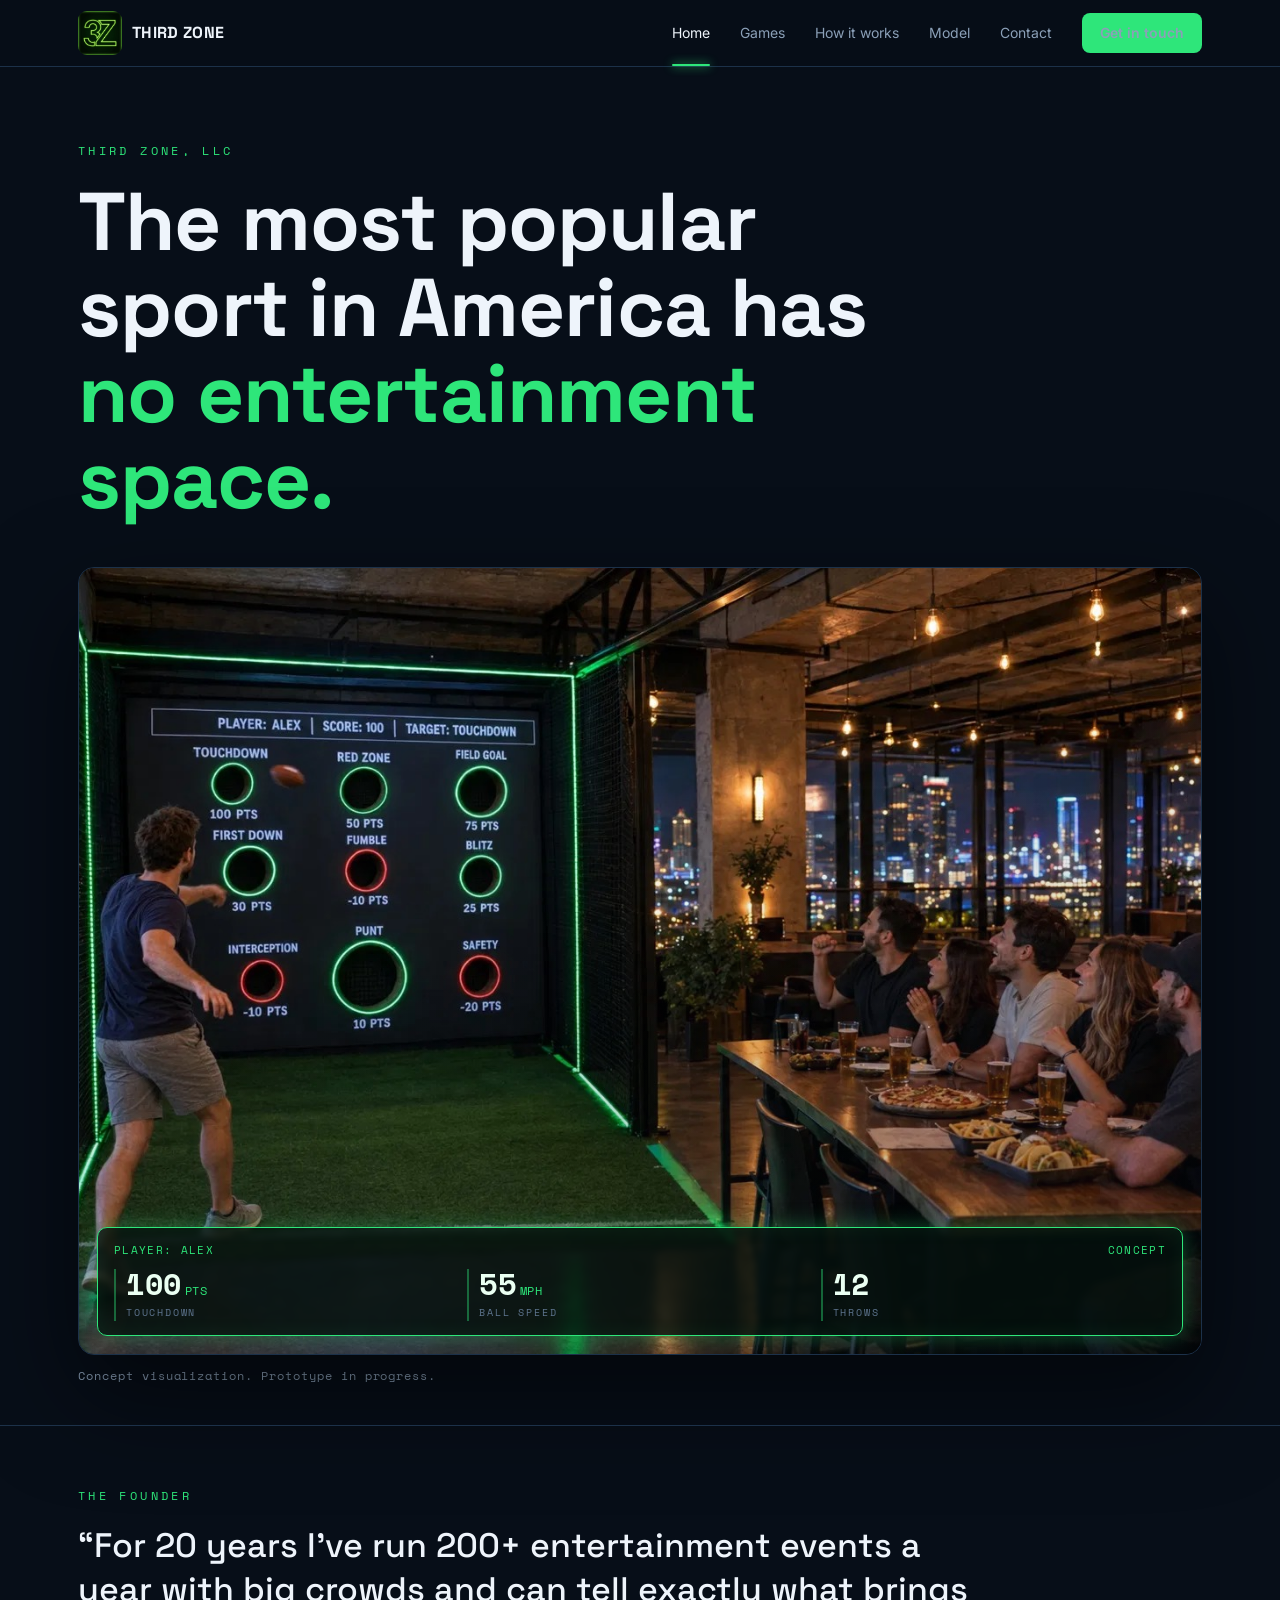
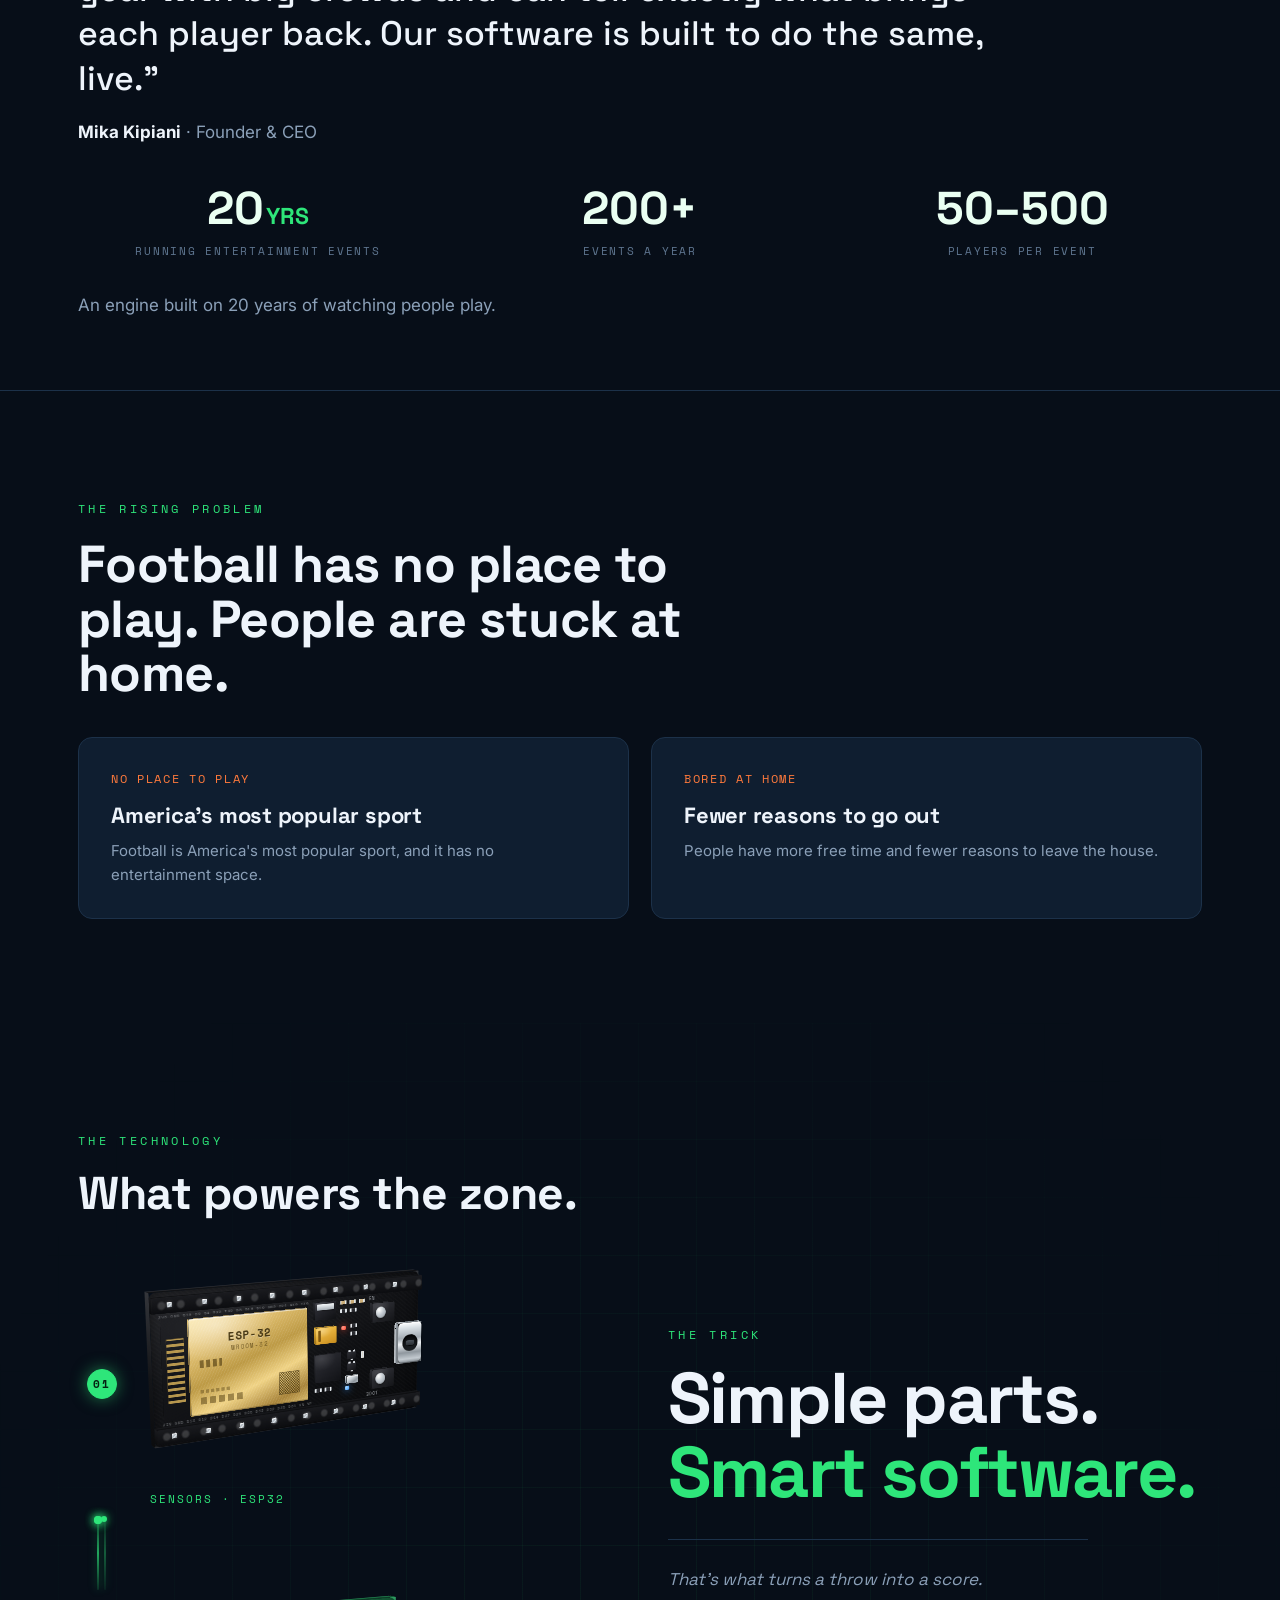
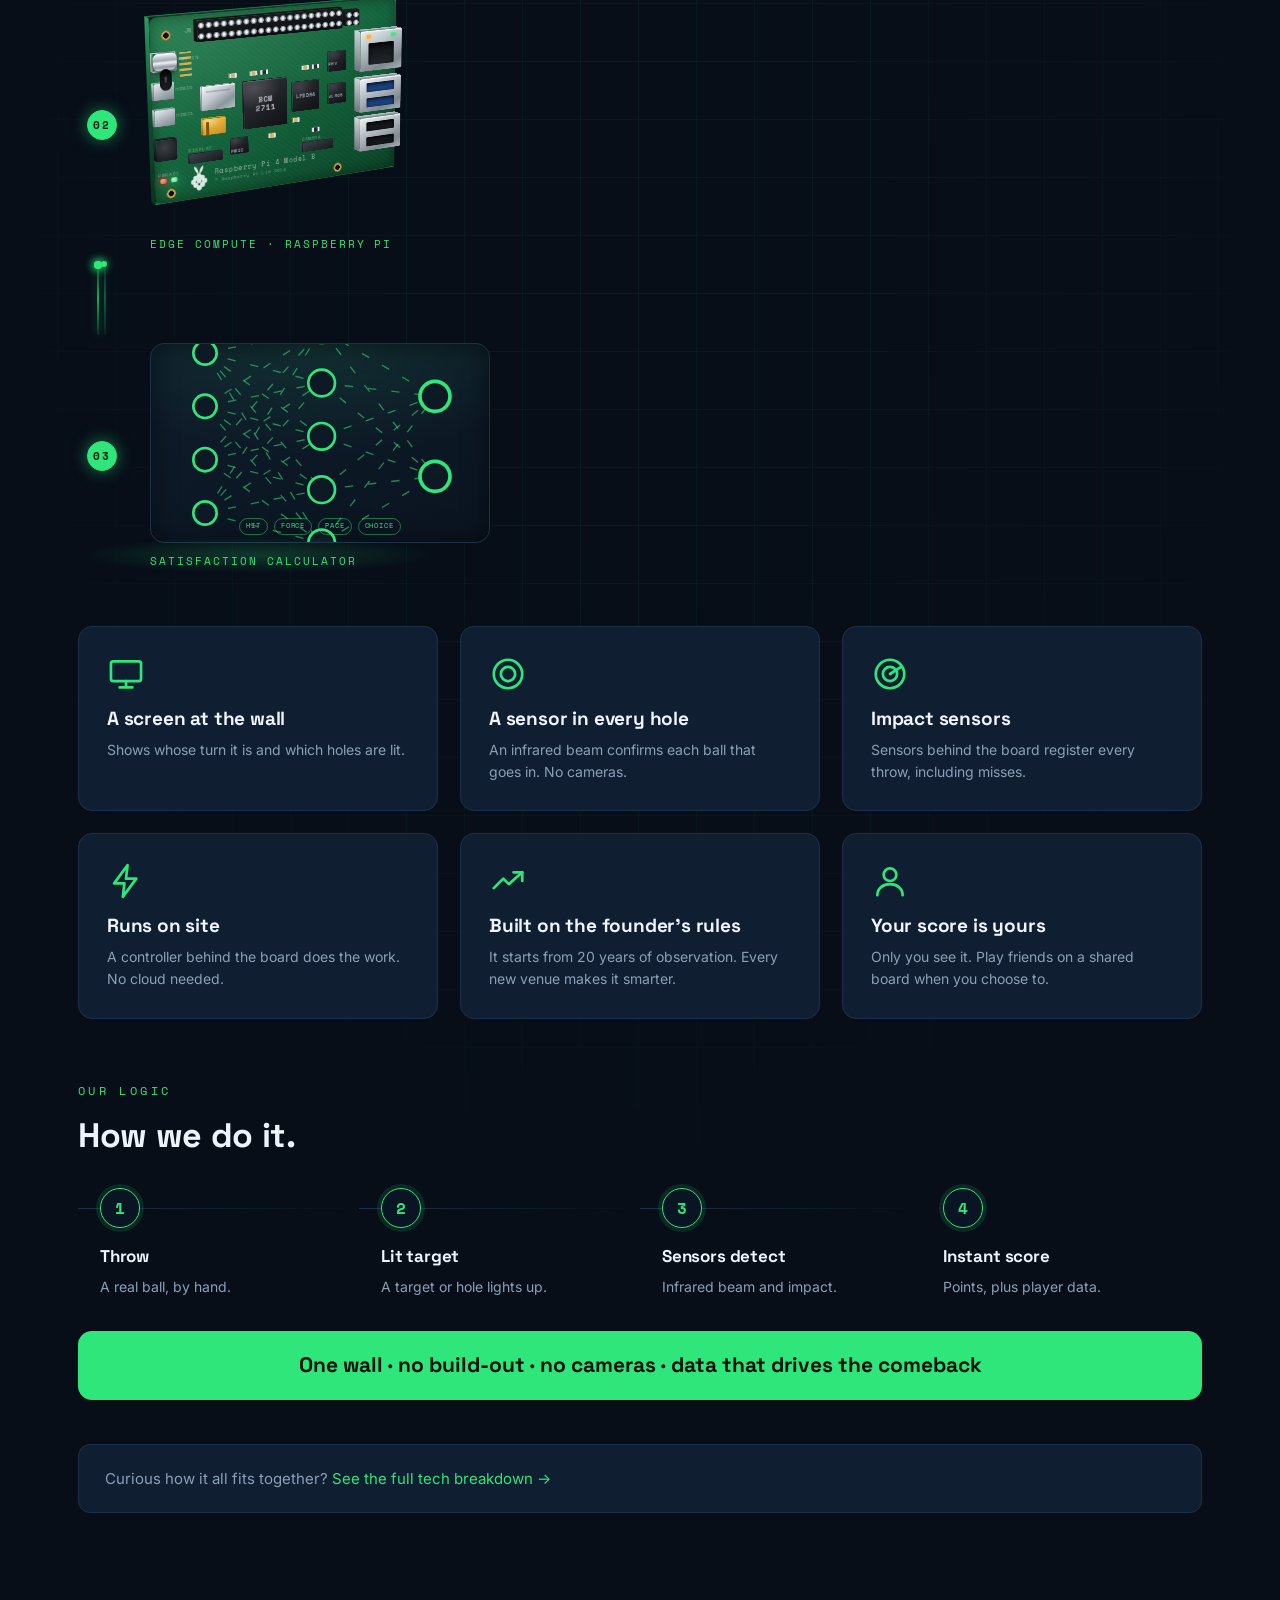
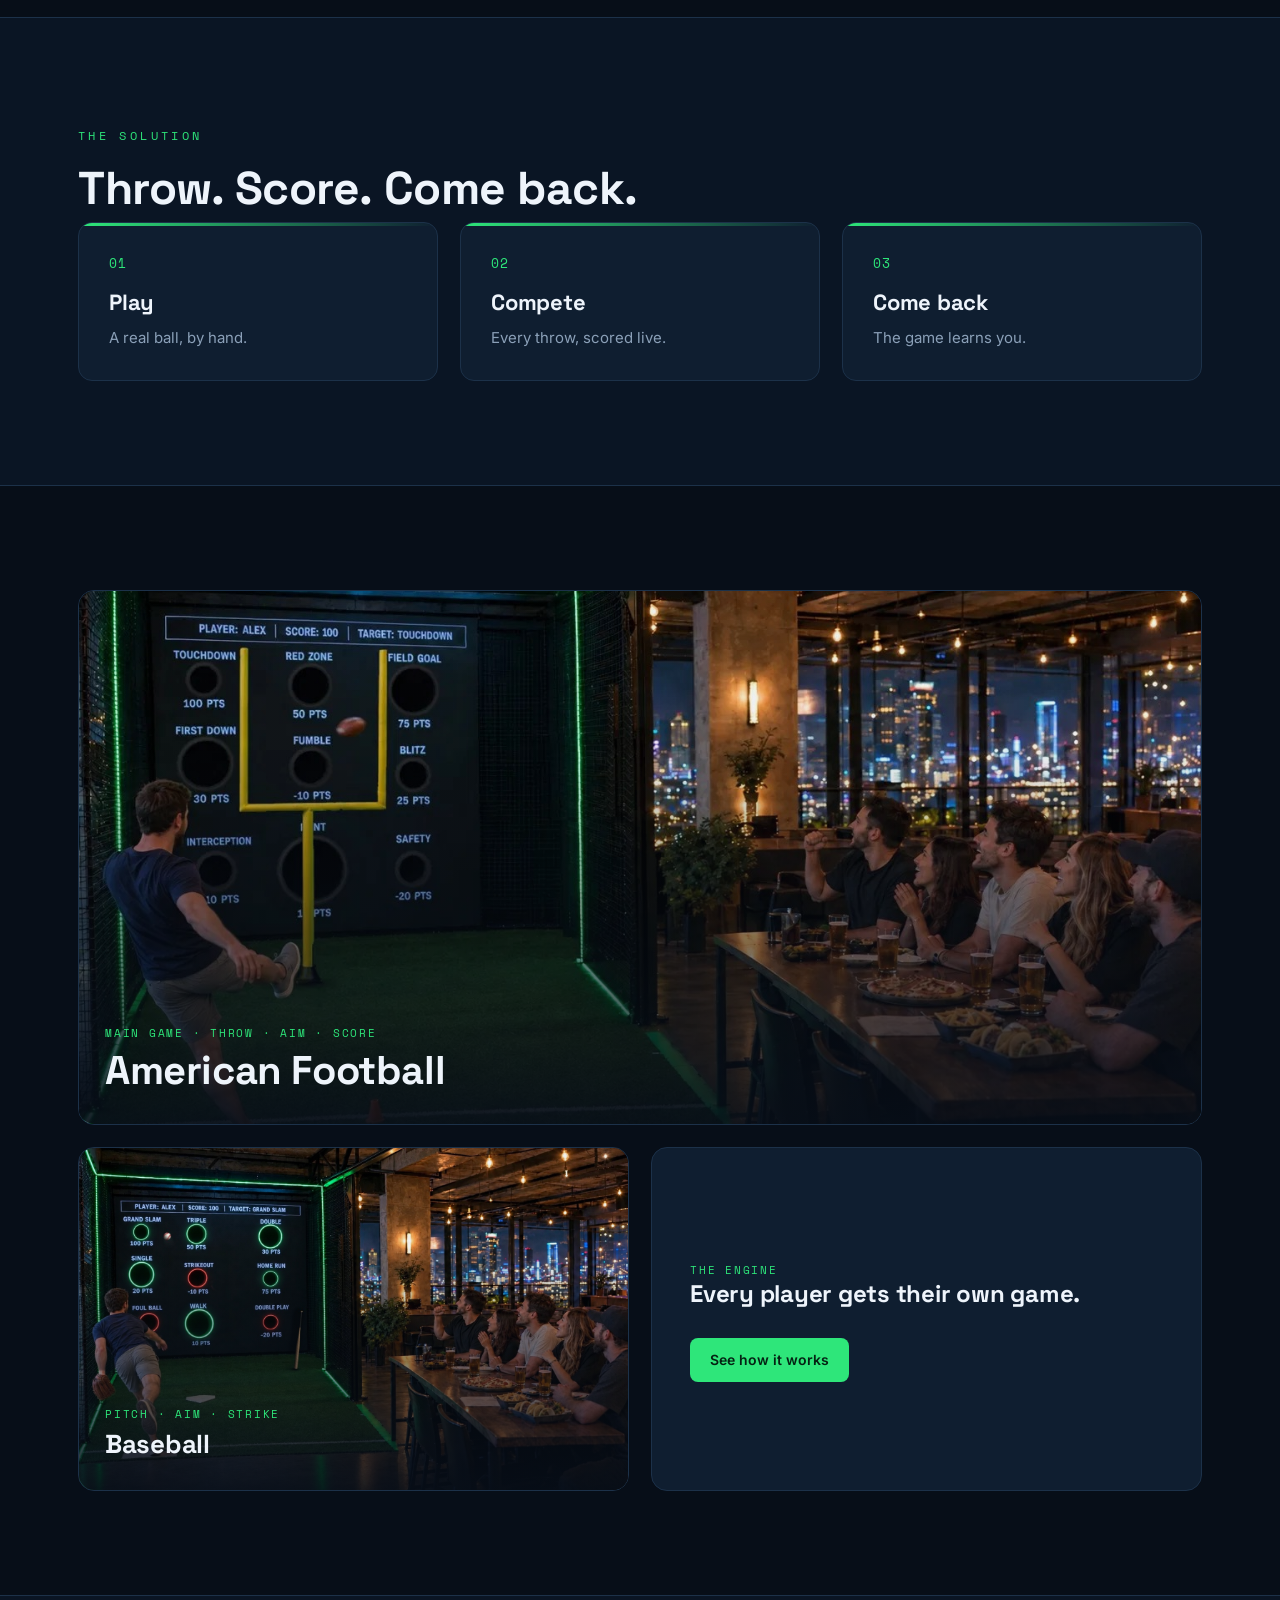
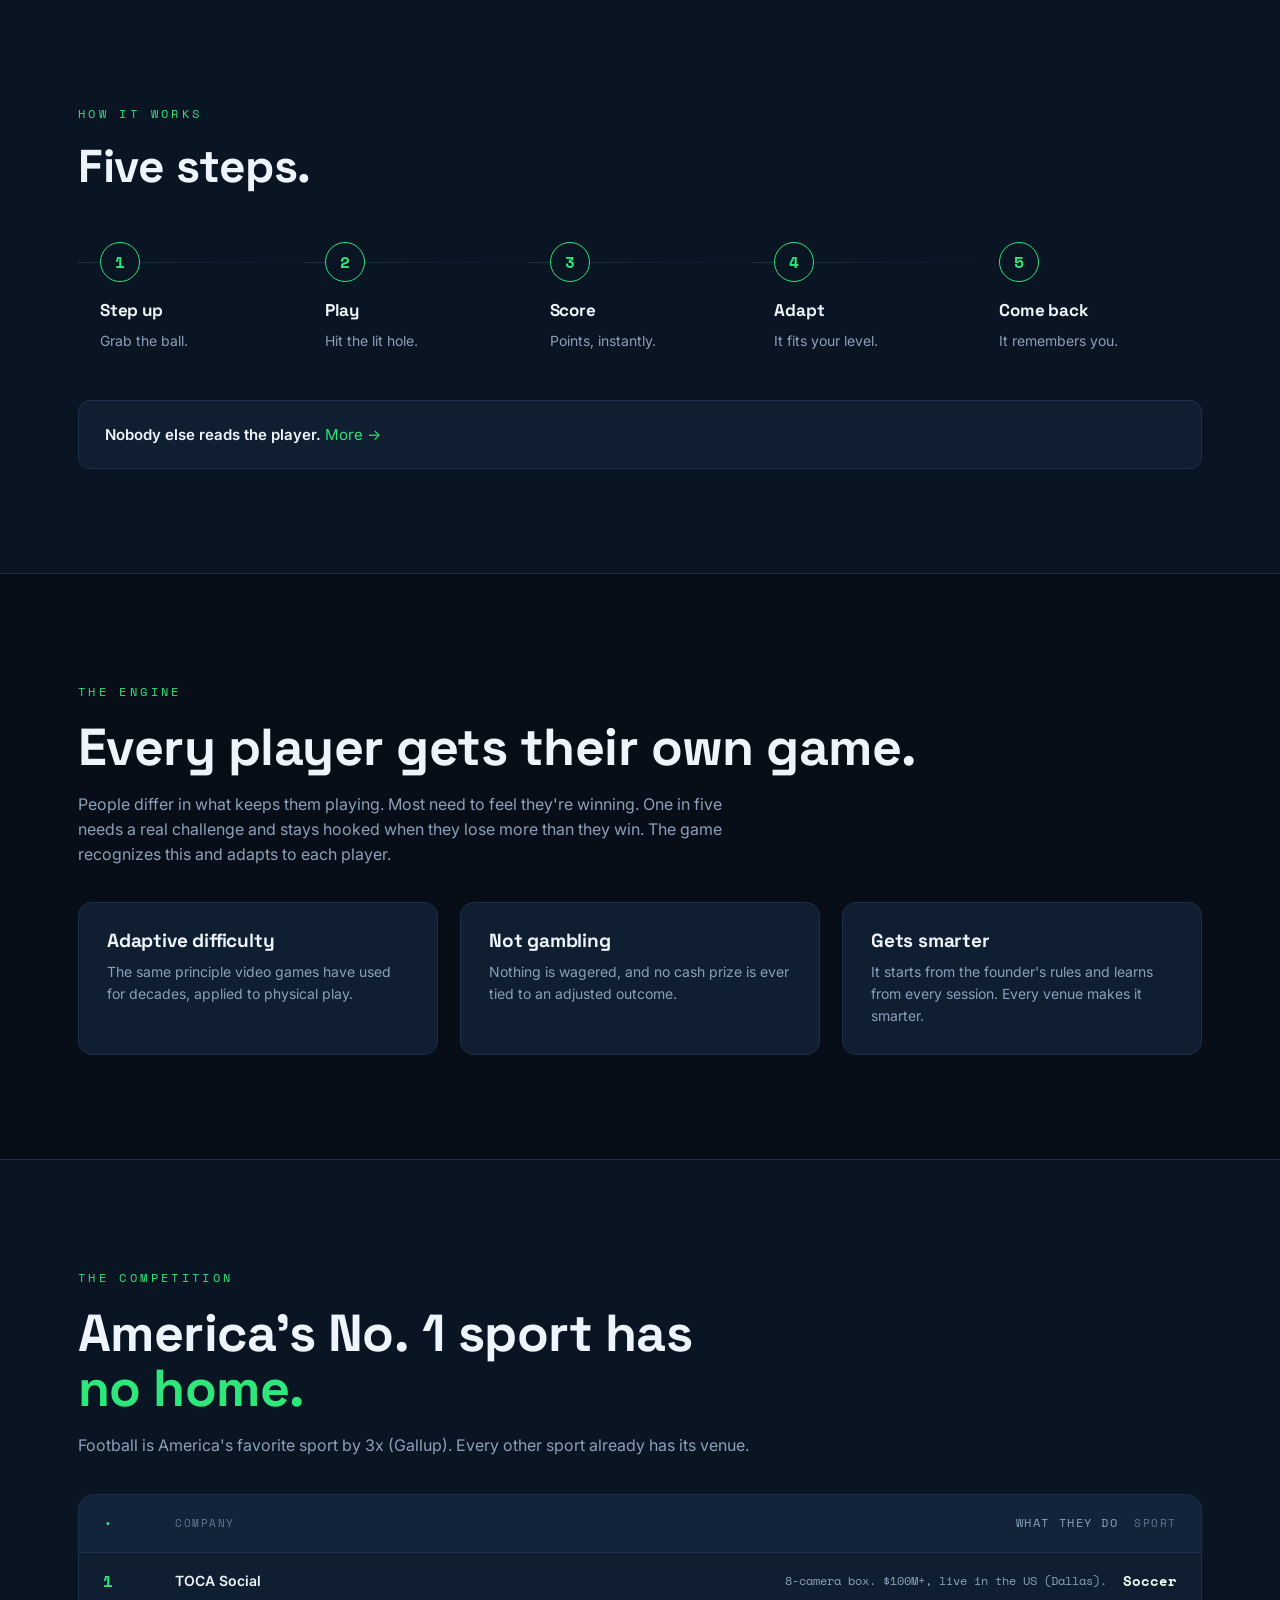
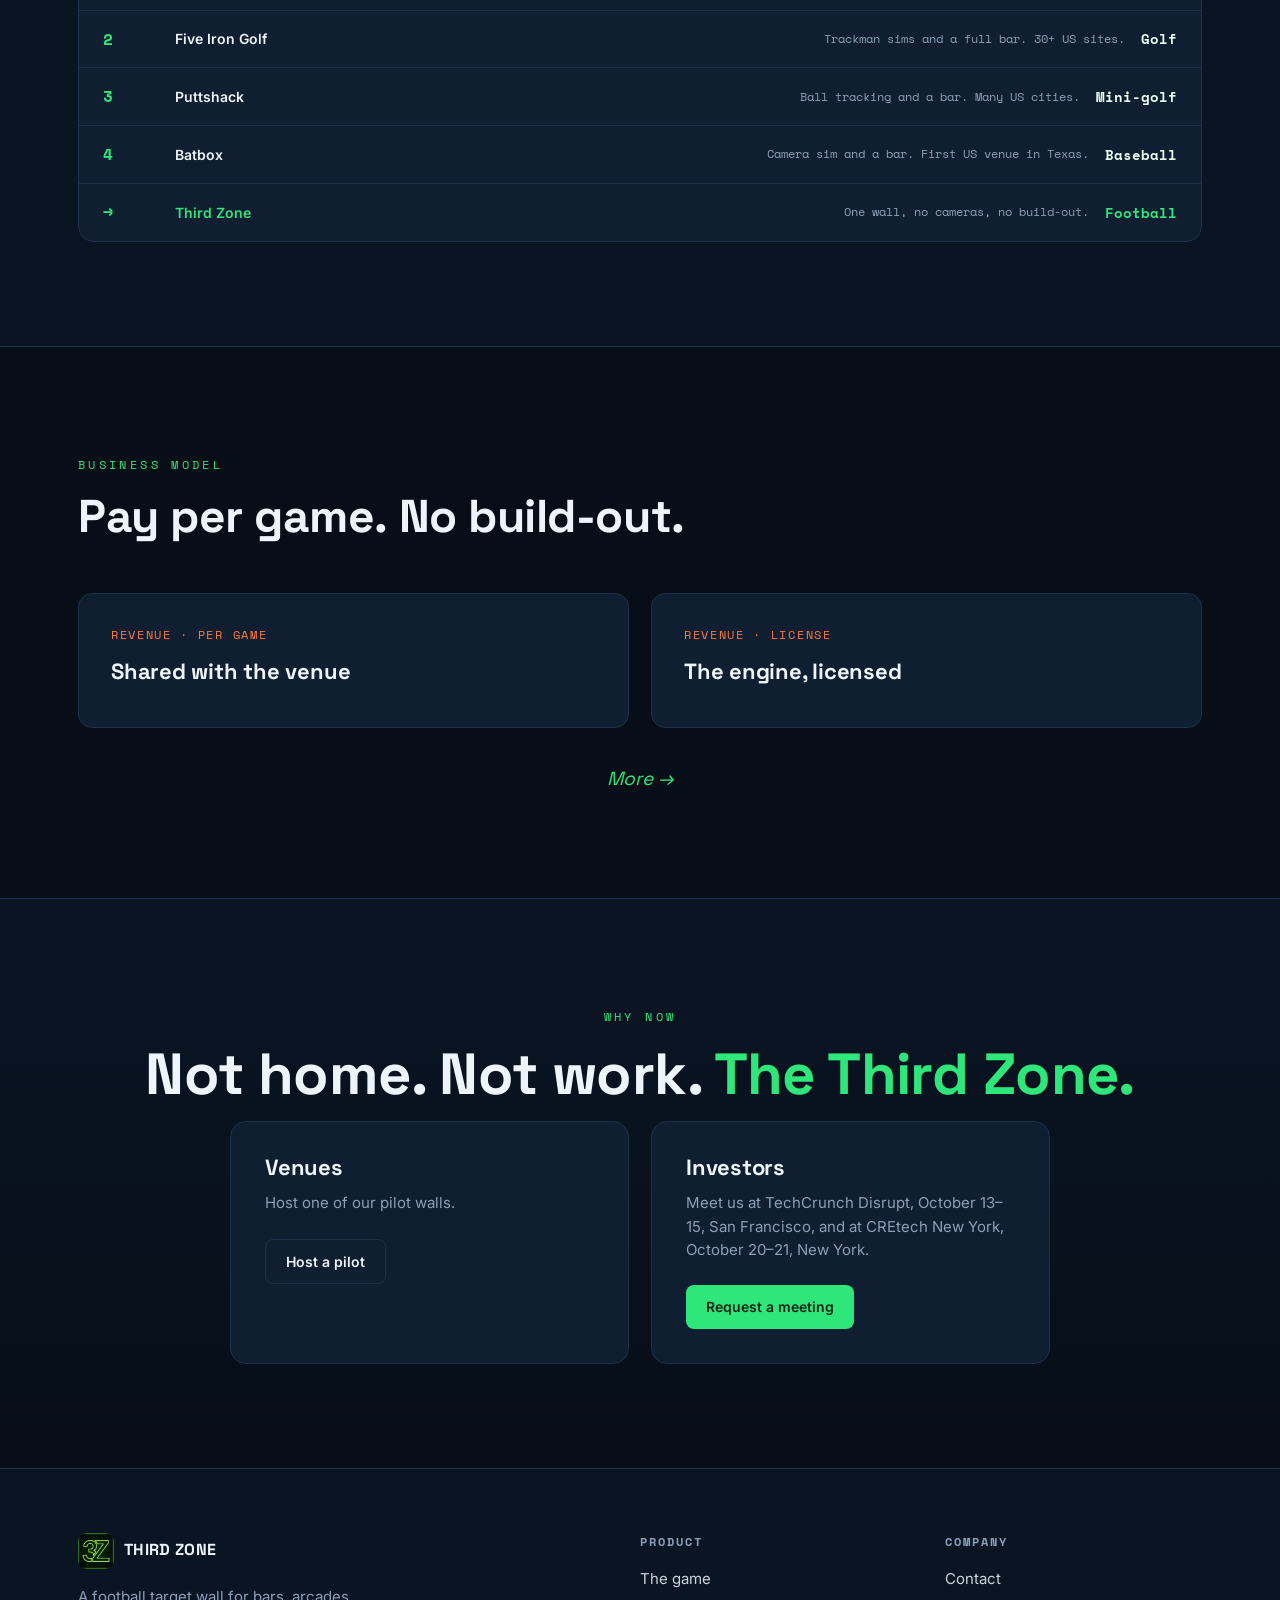
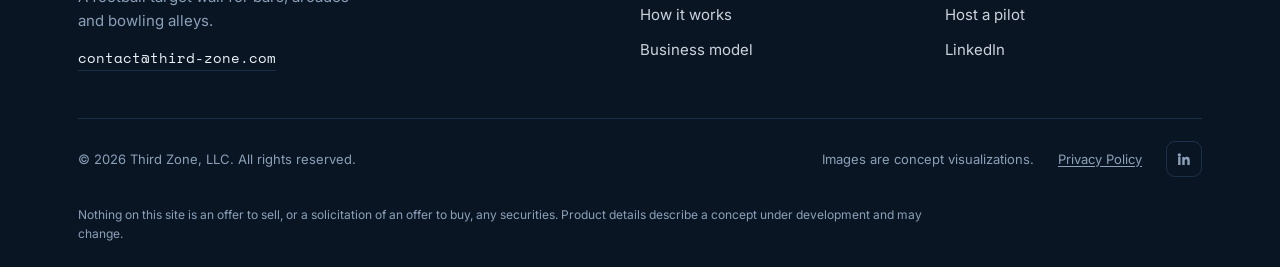
<file: index.html>
<!DOCTYPE html>
<html lang="en">
<head>
<meta charset="UTF-8">
<meta name="viewport" content="width=device-width, initial-scale=1.0">
<title>Third Zone — A football target wall for bars, arcades and bowling alleys</title>
<meta name="description" content="A football target wall for bars, arcades and bowling alleys. It learns what keeps each player coming back.">
<meta property="og:type" content="website">
<meta property="og:site_name" content="Third Zone">
<meta property="og:title" content="Third Zone — A football target wall for bars, arcades and bowling alleys">
<meta property="og:description" content="A football target wall for bars, arcades and bowling alleys. It learns what keeps each player coming back.">
<meta property="og:image" content="https://third-zone.com/assets/football-throw.jpg">
<meta name="twitter:card" content="summary_large_image">
<meta name="twitter:title" content="Third Zone — A football target wall for bars, arcades and bowling alleys">
<meta name="twitter:description" content="A football target wall for bars, arcades and bowling alleys. It learns what keeps each player coming back.">
<meta name="twitter:image" content="https://third-zone.com/assets/football-throw.jpg">
<link rel="preconnect" href="https://fonts.googleapis.com">
<link rel="preconnect" href="https://fonts.gstatic.com" crossorigin>
<link href="https://fonts.googleapis.com/css2?family=Space+Grotesk:wght@400;500;600;700&family=Inter:wght@400;500;600&family=Space+Mono:wght@400;700&display=swap" rel="stylesheet">
<link rel="stylesheet" href="styles.css">
<link rel="icon" href="assets/favicon.ico" sizes="any">
<link rel="icon" type="image/png" sizes="32x32" href="assets/favicon-32.png">
<link rel="apple-touch-icon" href="assets/apple-touch-icon.png">
</head>
<body>

<!-- NAV -->
<nav class="nav">
  <div class="wrap nav-inner">
    <a class="brand" href="index.html"><img class="brand-logo" src="assets/logo-nav.png" alt="Third Zone 3Z logo">THIRD ZONE</a>
    <div class="nav-links">
      <a href="index.html" class="active">Home</a>
      <a href="games.html">Games</a>
      <a href="how.html">How it works</a>
      <a href="model.html">Model</a>
      <a href="contact.html">Contact</a>
      <a href="contact.html" class="btn btn-primary">Get in touch</a>
    </div>
    <button class="hamb" id="hamb" aria-label="Menu" aria-expanded="false"><span></span><span></span><span></span></button>
  </div>
  <div class="mobile-panel" id="mobilePanel">
    <a href="index.html" class="active">Home</a>
    <a href="games.html">Games</a>
    <a href="how.html">How it works</a>
    <a href="model.html">Model</a>
    <a href="contact.html">Contact</a>
    <a href="contact.html" class="btn btn-primary">Get in touch</a>
  </div>
</nav>

<!-- HERO -->
<header class="hero" style="padding-bottom:40px">
  <div class="wrap">
    <span class="eyebrow">Third Zone, LLC</span>
    <h1 style="font-size:clamp(40px,6.4vw,84px);max-width:17ch">The most popular sport in America has <span class="accent">no entertainment space.</span></h1>
    <div class="hero-visual" style="margin-top:44px">
      <img src="assets/football-throw.jpg" alt="Player throwing a football at a lit target wall while friends cheer from a bar table">
      <div class="hud" id="hud">
        <div class="hud-top">
          <span>PLAYER: ALEX</span>
          <span class="hud-live">CONCEPT</span>
        </div>
        <div class="hud-stats">
          <div class="hud-stat"><div class="val">100<span class="unit">PTS</span></div><div class="lbl">Touchdown</div></div>
          <div class="hud-stat"><div class="val">55<span class="unit">MPH</span></div><div class="lbl">Ball speed</div></div>
          <div class="hud-stat"><div class="val">12</div><div class="lbl">Throws</div></div>
        </div>
      </div>
    </div>
    <p style="margin-top:12px;font-family:var(--mono);font-size:12px;letter-spacing:.08em;color:var(--muted)">Concept visualization. Prototype in progress.</p>
  </div>
</header>

<!-- FOUNDER -->
<section class="section" style="padding-top:56px;padding-bottom:72px;border-top:1px solid var(--line)">
  <div class="wrap">
    <span class="eyebrow">The founder</span>
    <blockquote style="margin:0 0 18px;font-family:var(--display);font-weight:500;font-size:clamp(22px,2.7vw,34px);line-height:1.3;max-width:920px">&ldquo;For 20 years I've run 200+ entertainment events a year with big crowds and can tell exactly what brings each player back. Our software is built to do the same, live.&rdquo;</blockquote>
    <p style="color:var(--muted);font-size:17px"><b style="color:var(--text)">Mika Kipiani</b> &middot; Founder &amp; CEO</p>
    <div style="display:grid;grid-template-columns:repeat(auto-fit,minmax(180px,1fr));gap:22px;margin-top:40px">
      <div class="statcell"><div class="big">20<span class="unit">YRS</span></div><div class="cap">Running entertainment events</div></div>
      <div class="statcell"><div class="big">200+</div><div class="cap">Events a year</div></div>
      <div class="statcell"><div class="big">50&ndash;500</div><div class="cap">Players per event</div></div>
    </div>
    <p style="margin-top:32px;color:var(--muted);font-size:17px">An engine built on 20 years of watching people play.</p>
  </div>
</section>

<!-- PROBLEM -->
<section class="section" style="border-top:1px solid var(--line)">
  <div class="wrap">
    <span class="eyebrow">The rising problem</span>
    <h2 style="font-size:clamp(30px,4.4vw,52px);max-width:18ch;margin-bottom:36px">Football has no place to play. People are stuck at home.</h2>
    <div class="model-grid reveal">
      <div class="mcard">
        <div class="k">No place to play</div>
        <h3>America's most popular sport</h3>
        <p>Football is America's most popular sport, and it has no entertainment space.</p>
      </div>
      <div class="mcard">
        <div class="k">Bored at home</div>
        <h3>Fewer reasons to go out</h3>
        <p>People have more free time and fewer reasons to leave the house.</p>
      </div>
    </div>
  </div>
</section>

<!-- TECHNOLOGY -->
<section class="section tech">
  <div class="wrap">
    <span class="eyebrow">The technology</span>
    <h2 style="font-size:clamp(30px,4vw,46px);margin-bottom:34px">What powers the zone.</h2>


    <div class="tech-split">
      <div class="board3d reveal" id="board3d">
        <div class="rig" id="boardStage">
        <div class="rig-slot stage " data-stage="01" style="--s:.72">
          <span class="stage-n">01</span>
          <div class="board-spin">
            <div class="pcb esp" style="--bw:440px;--bh:220px;--bt:16px">
              <div class="pcb-face pcb-front"></div>
              <div class="pcb-face pcb-back"></div>
              <div class="pcb-edge e-left"></div>
              <div class="pcb-edge e-right"></div>
              <div class="pcb-edge e-top"></div>
              <div class="pcb-edge e-bottom"></div>
              <div class="side side-front">
              <div class="part hdr" style="--x:0px;--y:6px;--z:8px;--w:440px;--h:22px;--d:10px"><div class="p-top"></div><div class="p-wall p-n"></div><div class="p-wall p-s"></div><div class="p-wall p-w"></div><div class="p-wall p-e"></div></div>
              <div class="part hdr" style="--x:0px;--y:192px;--z:8px;--w:440px;--h:22px;--d:10px"><div class="p-top"></div><div class="p-wall p-n"></div><div class="p-wall p-s"></div><div class="p-wall p-w"></div><div class="p-wall p-e"></div></div>
              <div aria-hidden="true" class="silk pinrow pinrow-t">3V3 GND D15 D2 D4 RX2 TX2 D5 D18 D19 GND D21 RX0 TX0</div>
              <div aria-hidden="true" class="silk pinrow pinrow-b">VIN GND D13 D12 D14 D27 D26 D25 D33 D32 D35 D34 VN VP</div>
              <div class="part pintip" style="--x:20px;--y:12px;--z:18px;--w:7px;--h:7px;--d:4.5px"><div class="p-top"></div><div class="p-wall p-s"></div><div class="p-wall p-e"></div></div>
              <div class="part pintip" style="--x:20px;--y:198px;--z:18px;--w:7px;--h:7px;--d:4.5px"><div class="p-top"></div><div class="p-wall p-s"></div><div class="p-wall p-e"></div></div>
              <div class="part pintip" style="--x:72px;--y:12px;--z:18px;--w:7px;--h:7px;--d:4.5px"><div class="p-top"></div><div class="p-wall p-s"></div><div class="p-wall p-e"></div></div>
              <div class="part pintip" style="--x:72px;--y:198px;--z:18px;--w:7px;--h:7px;--d:4.5px"><div class="p-top"></div><div class="p-wall p-s"></div><div class="p-wall p-e"></div></div>
              <div class="part pintip" style="--x:124px;--y:12px;--z:18px;--w:7px;--h:7px;--d:4.5px"><div class="p-top"></div><div class="p-wall p-s"></div><div class="p-wall p-e"></div></div>
              <div class="part pintip" style="--x:124px;--y:198px;--z:18px;--w:7px;--h:7px;--d:4.5px"><div class="p-top"></div><div class="p-wall p-s"></div><div class="p-wall p-e"></div></div>
              <div class="part pintip" style="--x:176px;--y:12px;--z:18px;--w:7px;--h:7px;--d:4.5px"><div class="p-top"></div><div class="p-wall p-s"></div><div class="p-wall p-e"></div></div>
              <div class="part pintip" style="--x:176px;--y:198px;--z:18px;--w:7px;--h:7px;--d:4.5px"><div class="p-top"></div><div class="p-wall p-s"></div><div class="p-wall p-e"></div></div>
              <div class="part pintip" style="--x:228px;--y:12px;--z:18px;--w:7px;--h:7px;--d:4.5px"><div class="p-top"></div><div class="p-wall p-s"></div><div class="p-wall p-e"></div></div>
              <div class="part pintip" style="--x:228px;--y:198px;--z:18px;--w:7px;--h:7px;--d:4.5px"><div class="p-top"></div><div class="p-wall p-s"></div><div class="p-wall p-e"></div></div>
              <div class="part pintip" style="--x:280px;--y:12px;--z:18px;--w:7px;--h:7px;--d:4.5px"><div class="p-top"></div><div class="p-wall p-s"></div><div class="p-wall p-e"></div></div>
              <div class="part pintip" style="--x:280px;--y:198px;--z:18px;--w:7px;--h:7px;--d:4.5px"><div class="p-top"></div><div class="p-wall p-s"></div><div class="p-wall p-e"></div></div>
              <div class="part pintip" style="--x:332px;--y:12px;--z:18px;--w:7px;--h:7px;--d:4.5px"><div class="p-top"></div><div class="p-wall p-s"></div><div class="p-wall p-e"></div></div>
              <div class="part pintip" style="--x:332px;--y:198px;--z:18px;--w:7px;--h:7px;--d:4.5px"><div class="p-top"></div><div class="p-wall p-s"></div><div class="p-wall p-e"></div></div>
              <div class="part pintip" style="--x:384px;--y:12px;--z:18px;--w:7px;--h:7px;--d:4.5px"><div class="p-top"></div><div class="p-wall p-s"></div><div class="p-wall p-e"></div></div>
              <div class="part pintip" style="--x:384px;--y:198px;--z:18px;--w:7px;--h:7px;--d:4.5px"><div class="p-top"></div><div class="p-wall p-s"></div><div class="p-wall p-e"></div></div>
              <div class="part mod" style="--x:14px;--y:36px;--z:8px;--w:230px;--h:148px;--d:2.6px"><div class="p-top"></div><div class="p-wall p-n"></div><div class="p-wall p-s"></div><div class="p-wall p-w"></div><div class="p-wall p-e"></div></div>
              <div class="part shield" style="--x:53px;--y:40px;--z:10.6px;--w:187px;--h:140px;--d:4.4px"><div class="p-top"><span aria-hidden="true" class="mod-name">ESP-32</span><span aria-hidden="true" class="mod-sub">WROOM-32</span><span class="mod-wifi"></span><span class="mod-cert"></span><span class="mod-qr"></span><span class="mod-lot"></span></div><div class="p-wall p-n"></div><div class="p-wall p-s"></div><div class="p-wall p-w"></div><div class="p-wall p-e"></div></div>
              <div class="part ant" style="--x:21px;--y:66px;--z:10.6px;--w:26px;--h:92px;--d:1.0px"><div class="p-top"></div><div class="p-wall p-n"></div><div class="p-wall p-s"></div><div class="p-wall p-w"></div><div class="p-wall p-e"></div></div>
              <div class="part reg" style="--x:254px;--y:34px;--z:8px;--w:35px;--h:27px;--d:5.6px"><div class="p-top"><i class="tab"></i></div><div class="p-wall p-n"></div><div class="p-wall p-s"></div><div class="p-wall p-w"></div><div class="p-wall p-e"></div></div>
              <div class="part cer" style="--x:298px;--y:35px;--z:8px;--w:11px;--h:6px;--d:3.2px"><div class="p-top"></div><div class="p-wall p-s"></div><div class="p-wall p-e"></div></div>
              <div class="part cer" style="--x:314px;--y:35px;--z:8px;--w:11px;--h:6px;--d:3.2px"><div class="p-top"></div><div class="p-wall p-s"></div><div class="p-wall p-e"></div></div>
              <div class="part cer" style="--x:330px;--y:35px;--z:8px;--w:11px;--h:6px;--d:3.2px"><div class="p-top"></div><div class="p-wall p-s"></div><div class="p-wall p-e"></div></div>
              <div class="part res" style="--x:298px;--y:48px;--z:8px;--w:12px;--h:6px;--d:2.6px"><div class="p-top"></div><div class="p-wall p-s"></div><div class="p-wall p-e"></div></div>
              <div class="part res" style="--x:315px;--y:48px;--z:8px;--w:12px;--h:6px;--d:2.6px"><div class="p-top"></div><div class="p-wall p-s"></div><div class="p-wall p-e"></div></div>
              <div class="part tant" style="--x:254px;--y:72px;--z:8px;--w:35px;--h:25px;--d:7.6px"><div class="p-top"></div><div class="p-wall p-n"></div><div class="p-wall p-s"></div><div class="p-wall p-w"></div><div class="p-wall p-e"></div></div>
              <div class="part led red" style="--x:300px;--y:74px;--z:8px;--w:8px;--h:6px;--d:3.0px"><div class="p-top"></div><div class="p-wall p-s"></div><div class="p-wall p-e"></div></div>
              <div class="part res" style="--x:316px;--y:72px;--z:8px;--w:12px;--h:6px;--d:2.6px"><div class="p-top"></div><div class="p-wall p-s"></div><div class="p-wall p-e"></div></div>
              <div class="part res" style="--x:316px;--y:84px;--z:8px;--w:12px;--h:6px;--d:2.6px"><div class="p-top"></div><div class="p-wall p-s"></div><div class="p-wall p-e"></div></div>
              <div class="part ic" style="--x:254px;--y:114px;--z:8px;--w:45px;--h:43px;--d:4.2px"><div class="p-top"></div><div class="p-wall p-n"></div><div class="p-wall p-s"></div><div class="p-wall p-w"></div><div class="p-wall p-e"></div></div>
              <div class="part sot" style="--x:310px;--y:114px;--z:8px;--w:15px;--h:12px;--d:3.6px"><div class="p-top"><i class="lg l1"></i><i class="lg l2"></i><i class="lg l3"></i></div><div class="p-wall p-s"></div><div class="p-wall p-e"></div></div>
              <div class="part sot" style="--x:310px;--y:132px;--z:8px;--w:15px;--h:12px;--d:3.6px"><div class="p-top"><i class="lg l1"></i><i class="lg l2"></i><i class="lg l3"></i></div><div class="p-wall p-s"></div><div class="p-wall p-e"></div></div>
              <div class="part xtal" style="--x:308px;--y:152px;--z:8px;--w:21px;--h:12px;--d:4.8px"><div class="p-top"></div><div class="p-wall p-n"></div><div class="p-wall p-s"></div><div class="p-wall p-w"></div><div class="p-wall p-e"></div></div>
              <div class="part cer" style="--x:334px;--y:116px;--z:8px;--w:6px;--h:11px;--d:3.2px"><div class="p-top"></div><div class="p-wall p-s"></div><div class="p-wall p-e"></div></div>
              <div class="part res" style="--x:254px;--y:166px;--z:8px;--w:12px;--h:6px;--d:2.6px"><div class="p-top"></div><div class="p-wall p-s"></div><div class="p-wall p-e"></div></div>
              <div class="part res" style="--x:271px;--y:166px;--z:8px;--w:12px;--h:6px;--d:2.6px"><div class="p-top"></div><div class="p-wall p-s"></div><div class="p-wall p-e"></div></div>
              <div class="part led blue" style="--x:306px;--y:168px;--z:8px;--w:8px;--h:6px;--d:3.0px"><div class="p-top"></div><div class="p-wall p-s"></div><div class="p-wall p-e"></div></div>
              <div class="part btn" style="--x:352px;--y:43px;--z:8px;--w:30px;--h:30px;--d:7.6px"><div class="p-top"><i></i></div><div class="p-wall p-n"></div><div class="p-wall p-s"></div><div class="p-wall p-w"></div><div class="p-wall p-e"></div></div>
              <div class="part btn" style="--x:352px;--y:147px;--z:8px;--w:30px;--h:30px;--d:7.6px"><div class="p-top"><i></i></div><div class="p-wall p-n"></div><div class="p-wall p-s"></div><div class="p-wall p-w"></div><div class="p-wall p-e"></div></div>
              <div class="part usbc" style="--x:397px;--y:78px;--z:8px;--w:43px;--h:64px;--d:11px"><div class="p-top"></div><div class="p-wall p-n"></div><div class="p-wall p-s"></div><div class="p-wall p-w"></div><div class="p-wall p-e"></div></div>
              <div aria-hidden="true" class="silk silk-en">EN</div>
              <div aria-hidden="true" class="silk silk-io">BOOT</div>
              </div>
              <div class="side side-back">
              <div class="part solder" style="--x:0px;--y:6px;--z:8px;--w:440px;--h:22px;--d:3.0px"><div class="p-top"></div><div class="p-wall p-n"></div><div class="p-wall p-s"></div><div class="p-wall p-w"></div><div class="p-wall p-e"></div></div>
              <div class="part solder" style="--x:0px;--y:192px;--z:8px;--w:440px;--h:22px;--d:3.0px"><div class="p-top"></div><div class="p-wall p-n"></div><div class="p-wall p-s"></div><div class="p-wall p-w"></div><div class="p-wall p-e"></div></div>
              <div class="part pinpost" style="--x:20px;--y:14px;--z:11px;--w:7px;--h:7px;--d:17px"><div class="p-top"></div><div class="p-wall p-s"></div><div class="p-wall p-e"></div></div>
              <div class="part pinpost" style="--x:20px;--y:200px;--z:11px;--w:7px;--h:7px;--d:17px"><div class="p-top"></div><div class="p-wall p-s"></div><div class="p-wall p-e"></div></div>
              <div class="part pinpost" style="--x:124px;--y:14px;--z:11px;--w:7px;--h:7px;--d:17px"><div class="p-top"></div><div class="p-wall p-s"></div><div class="p-wall p-e"></div></div>
              <div class="part pinpost" style="--x:124px;--y:200px;--z:11px;--w:7px;--h:7px;--d:17px"><div class="p-top"></div><div class="p-wall p-s"></div><div class="p-wall p-e"></div></div>
              <div class="part pinpost" style="--x:228px;--y:14px;--z:11px;--w:7px;--h:7px;--d:17px"><div class="p-top"></div><div class="p-wall p-s"></div><div class="p-wall p-e"></div></div>
              <div class="part pinpost" style="--x:228px;--y:200px;--z:11px;--w:7px;--h:7px;--d:17px"><div class="p-top"></div><div class="p-wall p-s"></div><div class="p-wall p-e"></div></div>
              <div class="part pinpost" style="--x:332px;--y:14px;--z:11px;--w:7px;--h:7px;--d:17px"><div class="p-top"></div><div class="p-wall p-s"></div><div class="p-wall p-e"></div></div>
              <div class="part pinpost" style="--x:332px;--y:200px;--z:11px;--w:7px;--h:7px;--d:17px"><div class="p-top"></div><div class="p-wall p-s"></div><div class="p-wall p-e"></div></div>
              <div class="part padblk" style="--x:120px;--y:66px;--z:8px;--w:120px;--h:84px;--d:0.6px"><div class="p-top"></div><div class="p-wall p-n"></div><div class="p-wall p-s"></div><div class="p-wall p-w"></div><div class="p-wall p-e"></div></div>
              <div class="part res" style="--x:152px;--y:78px;--z:8px;--w:12px;--h:6px;--d:2.6px"><div class="p-top"></div><div class="p-wall p-s"></div><div class="p-wall p-e"></div></div>
              <div class="part cer" style="--x:194px;--y:96px;--z:8px;--w:6px;--h:11px;--d:3.2px"><div class="p-top"></div><div class="p-wall p-s"></div><div class="p-wall p-e"></div></div>
              <div aria-hidden="true" class="silk silk-b1">ESP32-DevKitC V4</div>
              </div>
            </div>
          </div>
          <div class="rig-label">SENSORS &middot; ESP32</div>
        </div>
        <div class="cable" data-cable="1"><span class="wire"></span><span class="wire w2"></span><i class="pulse"></i><i class="pulse d2"></i><i class="pulse d3"></i></div>
        <div class="rig-slot stage " data-stage="02" style="--s:.84">
          <span class="stage-n">02</span>
          <div class="board-spin">
            <div class="pcb rpi" style="--bw:340px;--bh:228px;--bt:14px">
              <div class="pcb-face pcb-front"></div>
              <div class="pcb-face pcb-back"></div>
              <div class="pcb-edge e-left"></div>
              <div class="pcb-edge e-right"></div>
              <div class="pcb-edge e-top"></div>
              <div class="pcb-edge e-bottom"></div>
              <div class="side side-front">
              <div class="part gpio-rail" style="--x:56px;--y:6px;--z:7px;--w:198px;--h:26px;--d:11px"><div class="p-top"></div><div class="p-wall p-n"></div><div class="p-wall p-s"></div><div class="p-wall p-w"></div><div class="p-wall p-e"></div></div>
              <div aria-hidden="true" class="silk rpi-j8">J8</div>
              <div class="part usbc" style="--x:0px;--y:42px;--z:7px;--w:30px;--h:22px;--d:8px"><div class="p-top"></div><div class="p-wall p-n"></div><div class="p-wall p-s"></div><div class="p-wall p-w"></div><div class="p-wall p-e"></div></div>
              <div class="part hdmi" style="--x:0px;--y:78px;--z:7px;--w:26px;--h:20px;--d:7px"><div class="p-top"></div><div class="p-wall p-n"></div><div class="p-wall p-s"></div><div class="p-wall p-w"></div><div class="p-wall p-e"></div></div>
              <div class="part hdmi" style="--x:0px;--y:110px;--z:7px;--w:26px;--h:20px;--d:7px"><div class="p-top"></div><div class="p-wall p-n"></div><div class="p-wall p-s"></div><div class="p-wall p-w"></div><div class="p-wall p-e"></div></div>
              <div class="part jack" style="--x:0px;--y:146px;--z:7px;--w:26px;--h:26px;--d:10px"><div class="p-top"></div><div class="p-wall p-n"></div><div class="p-wall p-s"></div><div class="p-wall p-w"></div><div class="p-wall p-e"></div></div>
              <div aria-hidden="true" class="silk rpi-lbl l1">PWR IN</div>
              <div aria-hidden="true" class="silk rpi-lbl l2">HDMI0</div>
              <div aria-hidden="true" class="silk rpi-lbl l3">HDMI1</div>
              <div class="part rj45" style="--x:278px;--y:38px;--z:7px;--w:62px;--h:52px;--d:15px"><div class="p-top"><i class="rj-led a"></i><i class="rj-led b"></i><i class="rj-slot"></i></div><div class="p-wall p-n"></div><div class="p-wall p-s"></div><div class="p-wall p-w"></div><div class="p-wall p-e"></div></div>
              <div class="part usba" style="--x:278px;--y:100px;--z:7px;--w:62px;--h:44px;--d:14px"><div class="p-top"><i class="ua u1 blue"></i><i class="ua u2 blue"></i></div><div class="p-wall p-n"></div><div class="p-wall p-s"></div><div class="p-wall p-w"></div><div class="p-wall p-e"></div></div>
              <div class="part usba" style="--x:278px;--y:152px;--z:7px;--w:62px;--h:44px;--d:14px"><div class="p-top"><i class="ua u1"></i><i class="ua u2"></i></div><div class="p-wall p-n"></div><div class="p-wall p-s"></div><div class="p-wall p-w"></div><div class="p-wall p-e"></div></div>
              <div class="part soc" style="--x:118px;--y:88px;--z:7px;--w:60px;--h:60px;--d:4.4px"><div class="p-top"><span aria-hidden="true" class="soc-l">BCM<br>2711</span></div><div class="p-wall p-n"></div><div class="p-wall p-s"></div><div class="p-wall p-w"></div><div class="p-wall p-e"></div></div>
              <div class="part soclid" style="--x:126px;--y:96px;--z:7px;--w:44px;--h:44px;--d:2.2px"><div class="p-top"></div><div class="p-wall p-n"></div><div class="p-wall p-s"></div><div class="p-wall p-w"></div><div class="p-wall p-e"></div></div>
              <div class="part ram" style="--x:186px;--y:96px;--z:7px;--w:38px;--h:38px;--d:3.4px"><div class="p-top"><span aria-hidden="true" class="soc-l sm">LPDDR4</span></div><div class="p-wall p-n"></div><div class="p-wall p-s"></div><div class="p-wall p-w"></div><div class="p-wall p-e"></div></div>
              <div class="part can" style="--x:62px;--y:88px;--z:7px;--w:44px;--h:30px;--d:4.6px"><div class="p-top"><i class="can-t"></i></div><div class="p-wall p-n"></div><div class="p-wall p-s"></div><div class="p-wall p-w"></div><div class="p-wall p-e"></div></div>
              <div class="part ant" style="--x:36px;--y:44px;--z:7px;--w:16px;--h:30px;--d:0.8px"><div class="p-top"></div><div class="p-wall p-n"></div><div class="p-wall p-s"></div><div class="p-wall p-w"></div><div class="p-wall p-e"></div></div>
              <div class="part ic" style="--x:238px;--y:104px;--z:7px;--w:26px;--h:26px;--d:3.0px"><div class="p-top"><span aria-hidden="true" class="soc-l xs">VL805</span></div><div class="p-wall p-n"></div><div class="p-wall p-s"></div><div class="p-wall p-w"></div><div class="p-wall p-e"></div></div>
              <div class="part ic" style="--x:238px;--y:62px;--z:7px;--w:26px;--h:26px;--d:3.0px"><div class="p-top"><span aria-hidden="true" class="soc-l xs">PHY</span></div><div class="p-wall p-n"></div><div class="p-wall p-s"></div><div class="p-wall p-w"></div><div class="p-wall p-e"></div></div>
              <div class="part ic" style="--x:100px;--y:158px;--z:7px;--w:24px;--h:20px;--d:3.0px"><div class="p-top"><span aria-hidden="true" class="soc-l xs">PMIC</span></div><div class="p-wall p-n"></div><div class="p-wall p-s"></div><div class="p-wall p-w"></div><div class="p-wall p-e"></div></div>
              <div class="part fpc" style="--x:44px;--y:170px;--z:7px;--w:44px;--h:12px;--d:4.5px"><div class="p-top"></div><div class="p-wall p-n"></div><div class="p-wall p-s"></div><div class="p-wall p-w"></div><div class="p-wall p-e"></div></div>
              <div class="part fpc" style="--x:200px;--y:176px;--z:7px;--w:44px;--h:12px;--d:4.5px"><div class="p-top"></div><div class="p-wall p-n"></div><div class="p-wall p-s"></div><div class="p-wall p-w"></div><div class="p-wall p-e"></div></div>
              <div aria-hidden="true" class="silk rpi-lbl f1">DISPLAY</div>
              <div aria-hidden="true" class="silk rpi-lbl f2">CAMERA</div>
              <div class="part gpio-rail poe" style="--x:260px;--y:10px;--z:7px;--w:20px;--h:20px;--d:9px"><div class="p-top"></div><div class="p-wall p-n"></div><div class="p-wall p-s"></div><div class="p-wall p-w"></div><div class="p-wall p-e"></div></div>
              <div class="part mhole" style="--x:14px;--y:16px;--z:7px;--w:13px;--h:13px;--d:0.6px"><div class="p-top"></div><div class="p-wall p-n"></div><div class="p-wall p-s"></div><div class="p-wall p-w"></div><div class="p-wall p-e"></div></div>
              <div class="part mhole" style="--x:246px;--y:16px;--z:7px;--w:13px;--h:13px;--d:0.6px"><div class="p-top"></div><div class="p-wall p-n"></div><div class="p-wall p-s"></div><div class="p-wall p-w"></div><div class="p-wall p-e"></div></div>
              <div class="part mhole" style="--x:14px;--y:210px;--z:7px;--w:13px;--h:13px;--d:0.6px"><div class="p-top"></div><div class="p-wall p-n"></div><div class="p-wall p-s"></div><div class="p-wall p-w"></div><div class="p-wall p-e"></div></div>
              <div class="part mhole" style="--x:246px;--y:210px;--z:7px;--w:13px;--h:13px;--d:0.6px"><div class="p-top"></div><div class="p-wall p-n"></div><div class="p-wall p-s"></div><div class="p-wall p-w"></div><div class="p-wall p-e"></div></div>
              <div class="part cer" style="--x:100px;--y:76px;--z:7px;--w:10px;--h:6px;--d:3.0px"><div class="p-top"></div><div class="p-wall p-n"></div><div class="p-wall p-s"></div><div class="p-wall p-w"></div><div class="p-wall p-e"></div></div>
              <div class="part cer" style="--x:128px;--y:76px;--z:7px;--w:10px;--h:6px;--d:3.0px"><div class="p-top"></div><div class="p-wall p-n"></div><div class="p-wall p-s"></div><div class="p-wall p-w"></div><div class="p-wall p-e"></div></div>
              <div class="part cer" style="--x:200px;--y:76px;--z:7px;--w:10px;--h:6px;--d:3.0px"><div class="p-top"></div><div class="p-wall p-n"></div><div class="p-wall p-s"></div><div class="p-wall p-w"></div><div class="p-wall p-e"></div></div>
              <div class="part cer" style="--x:186px;--y:142px;--z:7px;--w:10px;--h:6px;--d:3.0px"><div class="p-top"></div><div class="p-wall p-n"></div><div class="p-wall p-s"></div><div class="p-wall p-w"></div><div class="p-wall p-e"></div></div>
              <div class="part cer" style="--x:152px;--y:158px;--z:7px;--w:10px;--h:6px;--d:3.0px"><div class="p-top"></div><div class="p-wall p-n"></div><div class="p-wall p-s"></div><div class="p-wall p-w"></div><div class="p-wall p-e"></div></div>
              <div class="part res" style="--x:142px;--y:76px;--z:7px;--w:11px;--h:6px;--d:2.6px"><div class="p-top"></div><div class="p-wall p-n"></div><div class="p-wall p-s"></div><div class="p-wall p-w"></div><div class="p-wall p-e"></div></div>
              <div class="part res" style="--x:214px;--y:76px;--z:7px;--w:11px;--h:6px;--d:2.6px"><div class="p-top"></div><div class="p-wall p-n"></div><div class="p-wall p-s"></div><div class="p-wall p-w"></div><div class="p-wall p-e"></div></div>
              <div class="part res" style="--x:214px;--y:158px;--z:7px;--w:11px;--h:6px;--d:2.6px"><div class="p-top"></div><div class="p-wall p-n"></div><div class="p-wall p-s"></div><div class="p-wall p-w"></div><div class="p-wall p-e"></div></div>
              <div class="part tant" style="--x:62px;--y:128px;--z:7px;--w:30px;--h:20px;--d:6.5px"><div class="p-top"></div><div class="p-wall p-n"></div><div class="p-wall p-s"></div><div class="p-wall p-w"></div><div class="p-wall p-e"></div></div>
              <div class="part led red" style="--x:6px;--y:196px;--z:7px;--w:8px;--h:6px;--d:3.0px"><div class="p-top"></div><div class="p-wall p-n"></div><div class="p-wall p-s"></div><div class="p-wall p-w"></div><div class="p-wall p-e"></div></div>
              <div class="part led green" style="--x:20px;--y:196px;--z:7px;--w:8px;--h:6px;--d:3.0px"><div class="p-top"></div><div class="p-wall p-n"></div><div class="p-wall p-s"></div><div class="p-wall p-w"></div><div class="p-wall p-e"></div></div>
              <div aria-hidden="true" class="silk rpi-lbl d1">PWR</div>
              <div aria-hidden="true" class="silk rpi-lbl d2">ACT</div>
              <div aria-hidden="true" class="silk rpi-logo"><svg viewBox="0 0 40 50" aria-hidden="true"><path d="M19.4 17.5C14 13.6 10.2 6.6 10.8 0.8c5.4 2.4 9.2 9.4 8.6 16.7z"/><path d="M20.6 17.5c5.4-3.9 9.2-10.9 8.6-16.7-5.4 2.4-9.2 9.4-8.6 16.7z"/><circle cx="20" cy="20.5" r="5.1"/><circle cx="13.2" cy="24.4" r="5.1"/><circle cx="26.8" cy="24.4" r="5.1"/><circle cx="8.6" cy="31" r="5.1"/><circle cx="20" cy="29.6" r="5.1"/><circle cx="31.4" cy="31" r="5.1"/><circle cx="13.2" cy="37.6" r="5.1"/><circle cx="26.8" cy="37.6" r="5.1"/><circle cx="20" cy="43.6" r="5.1"/></svg></div>
              <div aria-hidden="true" class="silk rpi-name">Raspberry Pi 4 Model B</div>
              <div aria-hidden="true" class="silk rpi-sub">&copy; Raspberry Pi Ltd 2019</div>
              </div>
              <div class="side side-back">
              <div class="part sdslot" style="--x:118px;--y:196px;--z:7px;--w:60px;--h:32px;--d:7px"><div class="p-top"></div><div class="p-wall p-n"></div><div class="p-wall p-s"></div><div class="p-wall p-w"></div><div class="p-wall p-e"></div></div>
              <div aria-hidden="true" class="silk rpi-lbl sd">microSD</div>
              <div class="part padblk" style="--x:70px;--y:56px;--z:7px;--w:200px;--h:120px;--d:0.6px"><div class="p-top"></div><div class="p-wall p-n"></div><div class="p-wall p-s"></div><div class="p-wall p-w"></div><div class="p-wall p-e"></div></div>
              <div class="part res" style="--x:96px;--y:184px;--z:7px;--w:11px;--h:6px;--d:2.6px"><div class="p-top"></div><div class="p-wall p-n"></div><div class="p-wall p-s"></div><div class="p-wall p-w"></div><div class="p-wall p-e"></div></div>
              <div class="part res" style="--x:196px;--y:184px;--z:7px;--w:11px;--h:6px;--d:2.6px"><div class="p-top"></div><div class="p-wall p-n"></div><div class="p-wall p-s"></div><div class="p-wall p-w"></div><div class="p-wall p-e"></div></div>
              <div class="part ic" style="--x:200px;--y:96px;--z:7px;--w:30px;--h:26px;--d:2.6px"><div class="p-top"></div><div class="p-wall p-n"></div><div class="p-wall p-s"></div><div class="p-wall p-w"></div><div class="p-wall p-e"></div></div>
              <div aria-hidden="true" class="silk silk-b1">RPi 4B</div>
              </div>
            </div>
          </div>
          <div class="rig-label">EDGE COMPUTE &middot; RASPBERRY PI</div>
        </div>
        <div class="cable" data-cable="2"><span class="wire"></span><span class="wire w2"></span><i class="pulse"></i><i class="pulse d2"></i><i class="pulse d3"></i></div>
        <div class="rig-slot stage s-ai" data-stage="03">
          <span class="stage-n">03</span>
          <div class="aicore">
            <svg viewBox="0 0 198 160" aria-hidden="true">
              <g class="nn-edges"><line class="nn-e" x1="30" y1="30" x2="100" y2="16" style="--d:0.00s"/><line class="nn-e" x1="30" y1="30" x2="100" y2="48" style="--d:0.22s"/><line class="nn-e" x1="30" y1="30" x2="100" y2="80" style="--d:0.44s"/><line class="nn-e" x1="30" y1="30" x2="100" y2="112" style="--d:0.66s"/><line class="nn-e" x1="30" y1="30" x2="100" y2="144" style="--d:0.88s"/><line class="nn-e" x1="30" y1="62" x2="100" y2="16" style="--d:1.10s"/><line class="nn-e" x1="30" y1="62" x2="100" y2="48" style="--d:1.32s"/><line class="nn-e" x1="30" y1="62" x2="100" y2="80" style="--d:0.00s"/><line class="nn-e" x1="30" y1="62" x2="100" y2="112" style="--d:0.22s"/><line class="nn-e" x1="30" y1="62" x2="100" y2="144" style="--d:0.44s"/><line class="nn-e" x1="30" y1="94" x2="100" y2="16" style="--d:0.66s"/><line class="nn-e" x1="30" y1="94" x2="100" y2="48" style="--d:0.88s"/><line class="nn-e" x1="30" y1="94" x2="100" y2="80" style="--d:1.10s"/><line class="nn-e" x1="30" y1="94" x2="100" y2="112" style="--d:1.32s"/><line class="nn-e" x1="30" y1="94" x2="100" y2="144" style="--d:0.00s"/><line class="nn-e" x1="30" y1="126" x2="100" y2="16" style="--d:0.22s"/><line class="nn-e" x1="30" y1="126" x2="100" y2="48" style="--d:0.44s"/><line class="nn-e" x1="30" y1="126" x2="100" y2="80" style="--d:0.66s"/><line class="nn-e" x1="30" y1="126" x2="100" y2="112" style="--d:0.88s"/><line class="nn-e" x1="30" y1="126" x2="100" y2="144" style="--d:1.10s"/><line class="nn-e" x1="100" y1="16" x2="168" y2="56" style="--d:1.32s"/><line class="nn-e" x1="100" y1="16" x2="168" y2="104" style="--d:0.00s"/><line class="nn-e" x1="100" y1="48" x2="168" y2="56" style="--d:0.22s"/><line class="nn-e" x1="100" y1="48" x2="168" y2="104" style="--d:0.44s"/><line class="nn-e" x1="100" y1="80" x2="168" y2="56" style="--d:0.66s"/><line class="nn-e" x1="100" y1="80" x2="168" y2="104" style="--d:0.88s"/><line class="nn-e" x1="100" y1="112" x2="168" y2="56" style="--d:1.10s"/><line class="nn-e" x1="100" y1="112" x2="168" y2="104" style="--d:1.32s"/><line class="nn-e" x1="100" y1="144" x2="168" y2="56" style="--d:0.00s"/><line class="nn-e" x1="100" y1="144" x2="168" y2="104" style="--d:0.22s"/></g>
              <g class="nn-nodes"><circle class="nn-n in" cx="30" cy="30" r="7" style="--d:0.00s"/><circle class="nn-n in" cx="30" cy="62" r="7" style="--d:0.12s"/><circle class="nn-n in" cx="30" cy="94" r="7" style="--d:0.24s"/><circle class="nn-n in" cx="30" cy="126" r="7" style="--d:0.36s"/><circle class="nn-n hid" cx="100" cy="16" r="8" style="--d:0.30s"/><circle class="nn-n hid" cx="100" cy="48" r="8" style="--d:0.42s"/><circle class="nn-n hid" cx="100" cy="80" r="8" style="--d:0.54s"/><circle class="nn-n hid" cx="100" cy="112" r="8" style="--d:0.66s"/><circle class="nn-n hid" cx="100" cy="144" r="8" style="--d:0.78s"/><circle class="nn-n out" cx="168" cy="56" r="9" style="--d:0.80s"/><circle class="nn-n out" cx="168" cy="104" r="9" style="--d:0.95s"/></g>
            </svg>
            <div class="ai-tags"><span>HIT</span><span>FORCE</span><span>PACE</span><span>CHOICE</span></div>
          </div>
          <div class="rig-label">SATISFACTION CALCULATOR</div>
        </div>
                </div>
      </div>
      <aside class="tech-claim reveal">
        <span class="eyebrow">The trick</span>
        <h3>Simple parts.<br><span class="accent">Smart software.</span></h3>
        <p class="claim-kicker">That's what turns a throw into a score.</p>
      </aside>
    </div>

    <div class="feat-grid reveal" style="margin-top:26px">
      <div class="feat">
        <span class="fi"><svg viewBox="0 0 24 24" aria-hidden="true"><rect x="2.5" y="4" width="19" height="12.5" rx="1.5"/><path d="M8 20.5h8M12 16.5v4"/></svg></span>
        <h3>A screen at the wall</h3>
        <p>Shows whose turn it is and which holes are lit.</p>
      </div>
      <div class="feat">
        <span class="fi"><svg viewBox="0 0 24 24" aria-hidden="true"><circle cx="12" cy="12" r="9"/><circle cx="12" cy="12" r="4.5"/></svg></span>
        <h3>A sensor in every hole</h3>
        <p>An infrared beam confirms each ball that goes in. No cameras.</p>
      </div>
      <div class="feat">
        <span class="fi"><svg viewBox="0 0 24 24" aria-hidden="true"><circle cx="12" cy="12" r="9"/><circle cx="12" cy="12" r="4.5"/><path d="M12 12l7-4.5"/></svg></span>
        <h3>Impact sensors</h3>
        <p>Sensors behind the board register every throw, including misses.</p>
      </div>
      <div class="feat">
        <span class="fi"><svg viewBox="0 0 24 24" aria-hidden="true"><path d="M13 2 4.5 13.5H11l-1 8.5 8.5-11.5H12l1-8.5z"/></svg></span>
        <h3>Runs on site</h3>
        <p>A controller behind the board does the work. No cloud needed.</p>
      </div>
      <div class="feat">
        <span class="fi"><svg viewBox="0 0 24 24" aria-hidden="true"><path d="M3 16.5l6-6 3.5 3.5L21 6.5"/><path d="M15.5 6.5H21v5.5"/></svg></span>
        <h3>Built on the founder's rules</h3>
        <p>It starts from 20 years of observation. Every new venue makes it smarter.</p>
      </div>
      <div class="feat">
        <span class="fi"><svg viewBox="0 0 24 24" aria-hidden="true"><circle cx="12" cy="8" r="4"/><path d="M4 21c0-4.4 3.6-7 8-7s8 2.6 8 7"/></svg></span>
        <h3>Your score is yours</h3>
        <p>Only you see it. Play friends on a shared board when you choose to.</p>
      </div>
    </div>

    <div style="margin-top:58px">
      <span class="eyebrow">Our logic</span>
      <h2 style="font-size:clamp(24px,3.2vw,34px);margin-bottom:34px">How we do it.</h2>
      <div class="steps four flow reveal">
        <div class="step"><div class="n">1</div><h3>Throw</h3><p>A real ball, by hand.</p></div>
        <div class="step"><div class="n">2</div><h3>Lit target</h3><p>A target or hole lights up.</p></div>
        <div class="step"><div class="n">3</div><h3>Sensors detect</h3><p>Infrared beam and impact.</p></div>
        <div class="step"><div class="n">4</div><h3>Instant score</h3><p>Points, plus player data.</p></div>
      </div>
      <p class="reveal" style="margin-top:34px;background:var(--green);color:#04120a;border-radius:14px;padding:18px 24px;font-family:var(--display);font-weight:700;font-size:clamp(16px,1.8vw,21px);text-align:center">One wall &middot; no build-out &middot; no cameras &middot; data that drives the comeback</p>
    </div>

    <p class="how-note reveal" style="margin-top:44px">Curious how it all fits together? <a href="how.html" class="accent">See the full tech breakdown →</a></p>
  </div>
</section>



<!-- SOLUTION -->
<section class="section sol">
  <div class="wrap">
    <span class="eyebrow">The solution</span>
    <h2>Throw. Score. Come back.</h2>
    <div class="sol-grid reveal">
      <div class="sol-card">
        <div class="num">01</div>
        <h3>Play</h3>
        <p>A real ball, by hand.</p>
      </div>
      <div class="sol-card">
        <div class="num">02</div>
        <h3>Compete</h3>
        <p>Every throw, scored live.</p>
      </div>
      <div class="sol-card">
        <div class="num">03</div>
        <h3>Come back</h3>
        <p>The game learns you.</p>
      </div>
    </div>
  </div>
</section>

<!-- GAMES PREVIEW -->
<section class="section games" id="games">
  <div class="wrap">
    <div class="game-grid reveal">
      <div class="game" style="grid-column:1/-1;aspect-ratio:21/10">
        <a class="game-link" href="football.html" aria-label="American football — game details"></a>
        <img loading="lazy" src="assets/football-new.jpg" alt="A football target wall with touchdown, field goal and red zone holes">
        <div class="game-overlay">
          <span class="game-tag">Main game · throw · aim · score</span>
          <h3 style="font-size:clamp(28px,3.4vw,40px)">American Football</h3>
          
        </div>
      </div>
      <div class="game">
        <a class="game-link" href="baseball.html" aria-label="Baseball — game details"></a>
        <img loading="lazy" src="assets/baseball-new.jpg" alt="Player pitching at a wall of lit target rings while friends watch from a bar table">
        <div class="game-overlay">
          <span class="game-tag">Pitch · aim · strike</span>
          <h3>Baseball</h3>
          
        </div>
      </div>
      <div class="game-more" style="grid-column:auto;flex-direction:column;align-items:flex-start;justify-content:center">
        <div>
          <span class="game-tag">The engine</span>
          <h3>Every player gets their own game.</h3>
          
        </div>
        <a href="how.html" class="btn btn-primary">See how it works</a>
      </div>
    </div>
  </div>
</section>

<!-- HOW IT WORKS (teaser) -->
<section class="section how">
  <div class="wrap">
    <span class="eyebrow">How it works</span>
    <h2>Five steps.</h2>
    <div class="steps reveal">
      <div class="step"><div class="n">1</div><h3>Step up</h3><p>Grab the ball.</p></div>
      <div class="step"><div class="n">2</div><h3>Play</h3><p>Hit the lit hole.</p></div>
      <div class="step"><div class="n">3</div><h3>Score</h3><p>Points, instantly.</p></div>
      <div class="step"><div class="n">4</div><h3>Adapt</h3><p>It fits your level.</p></div>
      <div class="step"><div class="n">5</div><h3>Come back</h3><p>It remembers you.</p></div>
    </div>
    <p class="how-note reveal"><b>Nobody else reads the player.</b> <a href="how.html" class="accent">More →</a></p>
  </div>
</section>

<!-- ENGINE -->
<section class="section">
  <div class="wrap">
    <span class="eyebrow">The engine</span>
    <h2 style="font-size:clamp(30px,4.4vw,52px);margin-bottom:18px">Every player gets their own game.</h2>
    <p class="lead" style="color:var(--muted);max-width:680px;margin-bottom:36px">People differ in what keeps them playing. Most need to feel they're winning. One in five needs a real challenge and stays hooked when they lose more than they win. The game recognizes this and adapts to each player.</p>
    <div class="feat-grid reveal">
      <div class="feat"><h3>Adaptive difficulty</h3><p>The same principle video games have used for decades, applied to physical play.</p></div>
      <div class="feat"><h3>Not gambling</h3><p>Nothing is wagered, and no cash prize is ever tied to an adjusted outcome.</p></div>
      <div class="feat"><h3>Gets smarter</h3><p>It starts from the founder's rules and learns from every session. Every venue makes it smarter.</p></div>
    </div>
  </div>
</section>

<!-- COMPETITION -->
<section class="section how">
  <div class="wrap">
    <span class="eyebrow">The competition</span>
    <h2 style="font-size:clamp(30px,4.4vw,52px);margin-bottom:18px">America's No.&nbsp;1 sport has <span class="accent">no home.</span></h2>
    <p class="lead" style="color:var(--muted);max-width:680px;margin-bottom:36px">Football is America's favorite sport by 3x (Gallup). Every other sport already has its venue.</p>
    <div class="lb reveal">
      <div class="lb-row lb-head"><span class="lb-rank">&middot;</span><span>Company</span><span class="game-lbl">What they do</span><span>Sport</span></div>
      <div class="lb-row"><span class="lb-rank">1</span><span class="who">TOCA Social</span><span class="game-lbl">8-camera box. $100M+, live in the US (Dallas).</span><span class="score">Soccer</span></div>
      <div class="lb-row"><span class="lb-rank">2</span><span class="who">Five Iron Golf</span><span class="game-lbl">Trackman sims and a full bar. 30+ US sites.</span><span class="score">Golf</span></div>
      <div class="lb-row"><span class="lb-rank">3</span><span class="who">Puttshack</span><span class="game-lbl">Ball tracking and a bar. Many US cities.</span><span class="score">Mini-golf</span></div>
      <div class="lb-row"><span class="lb-rank">4</span><span class="who">Batbox</span><span class="game-lbl">Camera sim and a bar. First US venue in Texas.</span><span class="score">Baseball</span></div>
      <div class="lb-row"><span class="lb-rank" style="color:var(--green)">&rarr;</span><span class="who" style="color:var(--green)">Third Zone</span><span class="game-lbl">One wall, no cameras, no build-out.</span><span class="score" style="color:var(--green)">Football</span></div>
    </div>
  </div>
</section>

<!-- MODEL (teaser) -->
<section class="section model">
  <div class="wrap">
    <span class="eyebrow">Business model</span>
    <h2>Pay per game. No build-out.</h2>
    <div class="model-grid reveal">
      <div class="mcard">
        <div class="k">Revenue · Per game</div>
        <h3>Shared with the venue</h3>
      </div>
      <div class="mcard">
        <div class="k">Revenue · License</div>
        <h3>The engine, licensed</h3>
      </div>
      <p class="model-line"><a href="model.html" class="accent">More →</a></p>
    </div>
  </div>
</section>

<!-- CTA -->
<section class="section cta">
  <div class="wrap">
    <span class="eyebrow">Why now</span>
    <h2>Not home. Not work. <span class="accent">The Third Zone.</span></h2>
    <div class="cta-cards">
      <div class="ccard">
        <h3>Venues</h3>
        <p>Host one of our pilot walls.</p>
        <a href="contact.html" class="btn btn-ghost">Host a pilot</a>
      </div>
      <div class="ccard">
        <h3>Investors</h3>
        <p>Meet us at TechCrunch Disrupt, October 13&ndash;15, San Francisco, and at CREtech New York, October 20&ndash;21, New York.</p>
        <a href="contact.html" class="btn btn-primary">Request a meeting</a>
      </div>
    </div>
  </div>
</section>

<!-- FOOTER -->
<footer class="site-foot">
  <div class="wrap">
    <div class="sf-top">
      <div class="sf-brand">
        <a class="brand" href="index.html"><img class="brand-logo" src="assets/logo-nav.png" alt="Third Zone 3Z logo">THIRD ZONE</a>
        <p>A football target wall for bars, arcades and bowling alleys.</p>
        <a class="sf-mail" href="mailto:contact@third-zone.com">contact@third-zone.com</a>
      </div>
      <nav class="sf-col" aria-label="Product">
        <h4>Product</h4>
        <a href="games.html">The game</a>
        <a href="how.html">How it works</a>
        <a href="model.html">Business model</a>
      </nav>
      <nav class="sf-col" aria-label="Company">
        <h4>Company</h4>
        <a href="contact.html">Contact</a>
        <a href="contact.html">Host a pilot</a>
        <a href="https://www.linkedin.com/company/third-zone-lls/" target="_blank" rel="noopener">LinkedIn</a>
      </nav>
    </div>
    <div class="sf-bottom">
      <span>&copy; 2026 Third Zone, LLC. All rights reserved.</span>
      <span>Images are concept visualizations.</span>
      <a class="sf-link" href="privacy.html">Privacy Policy</a>
      <a class="sf-social" href="https://www.linkedin.com/company/third-zone-lls/" target="_blank" rel="noopener" aria-label="Third Zone on LinkedIn"><svg viewBox="0 0 24 24" aria-hidden="true"><path d="M4.98 3.5a2.5 2.5 0 1 1 0 5 2.5 2.5 0 0 1 0-5zM3.2 9h3.6v12H3.2zM9.4 9h3.45v1.64h.05c.48-.91 1.65-1.87 3.4-1.87 3.64 0 4.3 2.4 4.3 5.52V21h-3.6v-5.5c0-1.31-.02-3-1.83-3-1.83 0-2.11 1.43-2.11 2.9V21H9.4z"/></svg></a>
    </div>
    <p class="sf-legal">Nothing on this site is an offer to sell, or a solicitation of an offer to buy, any securities. Product details describe a concept under development and may change.</p>
  </div>
</footer>

<script src="app.js"></script>
</body>
</html>
</file>
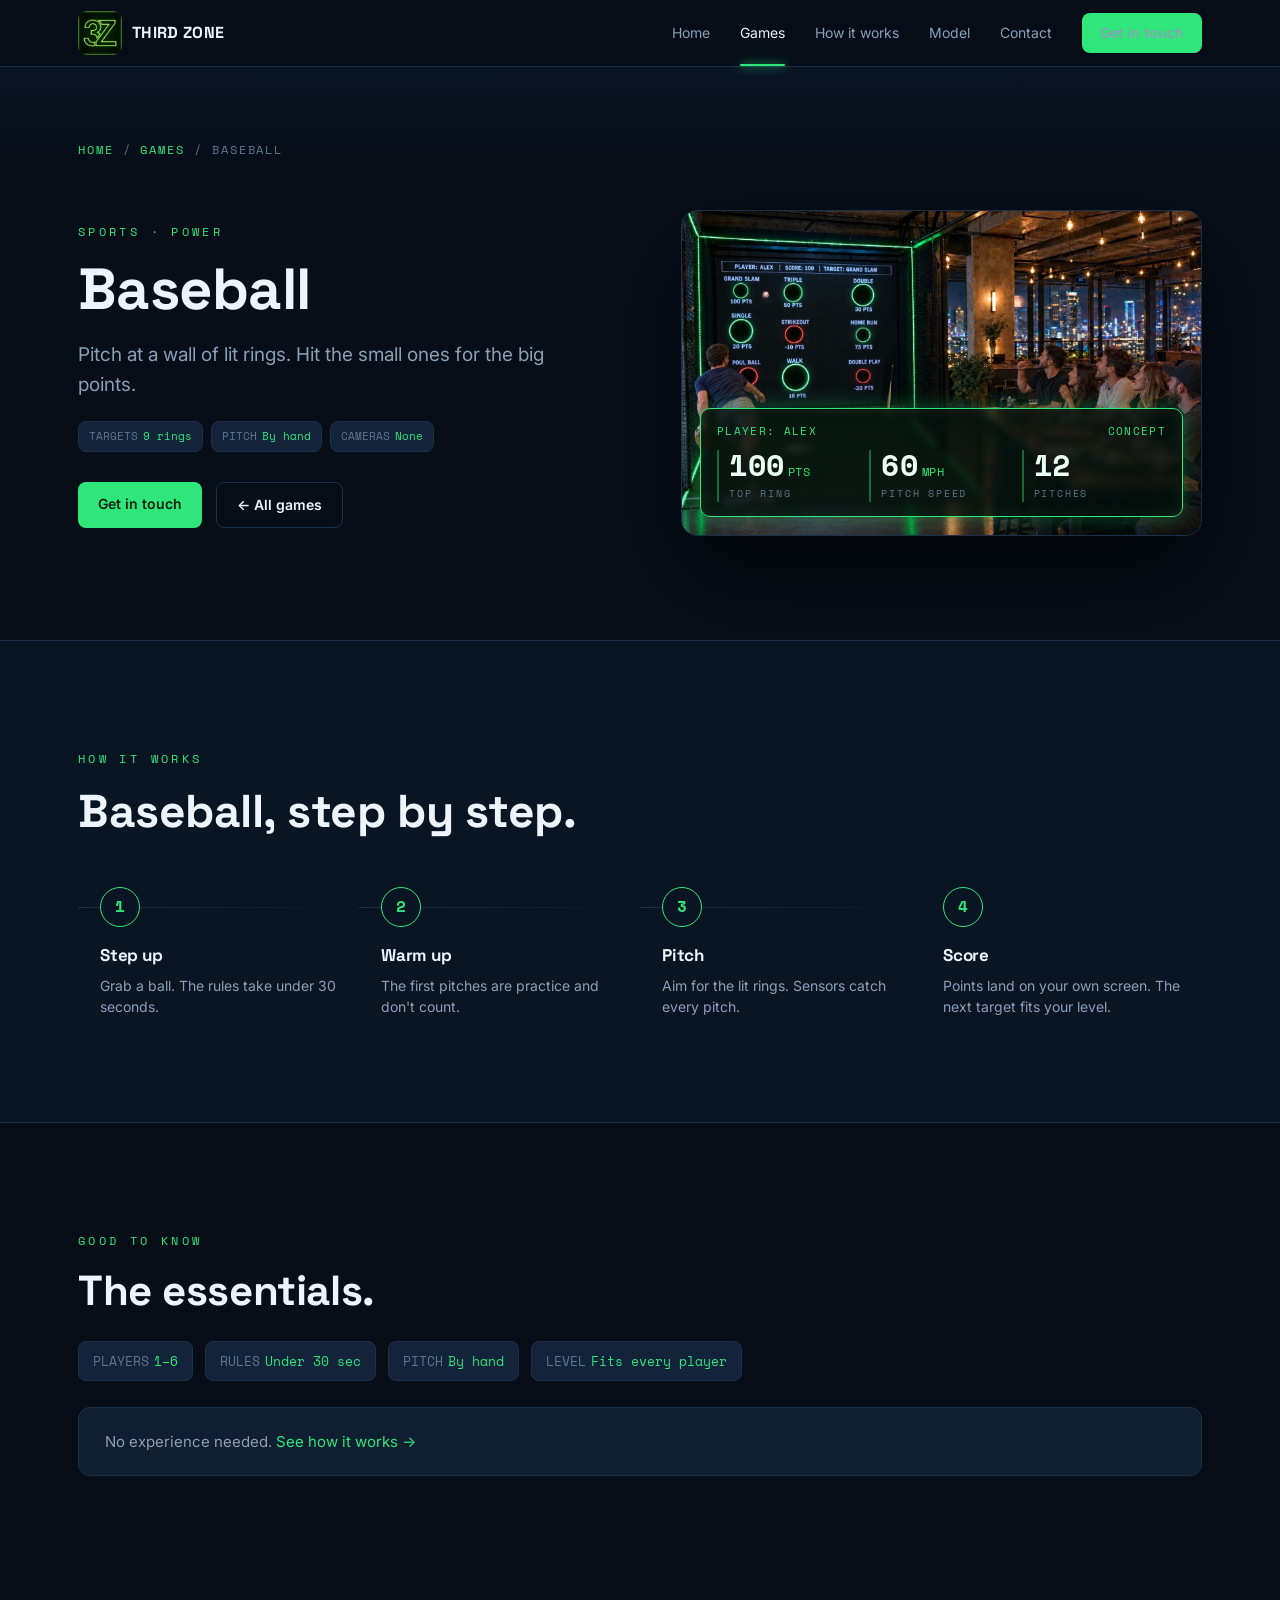
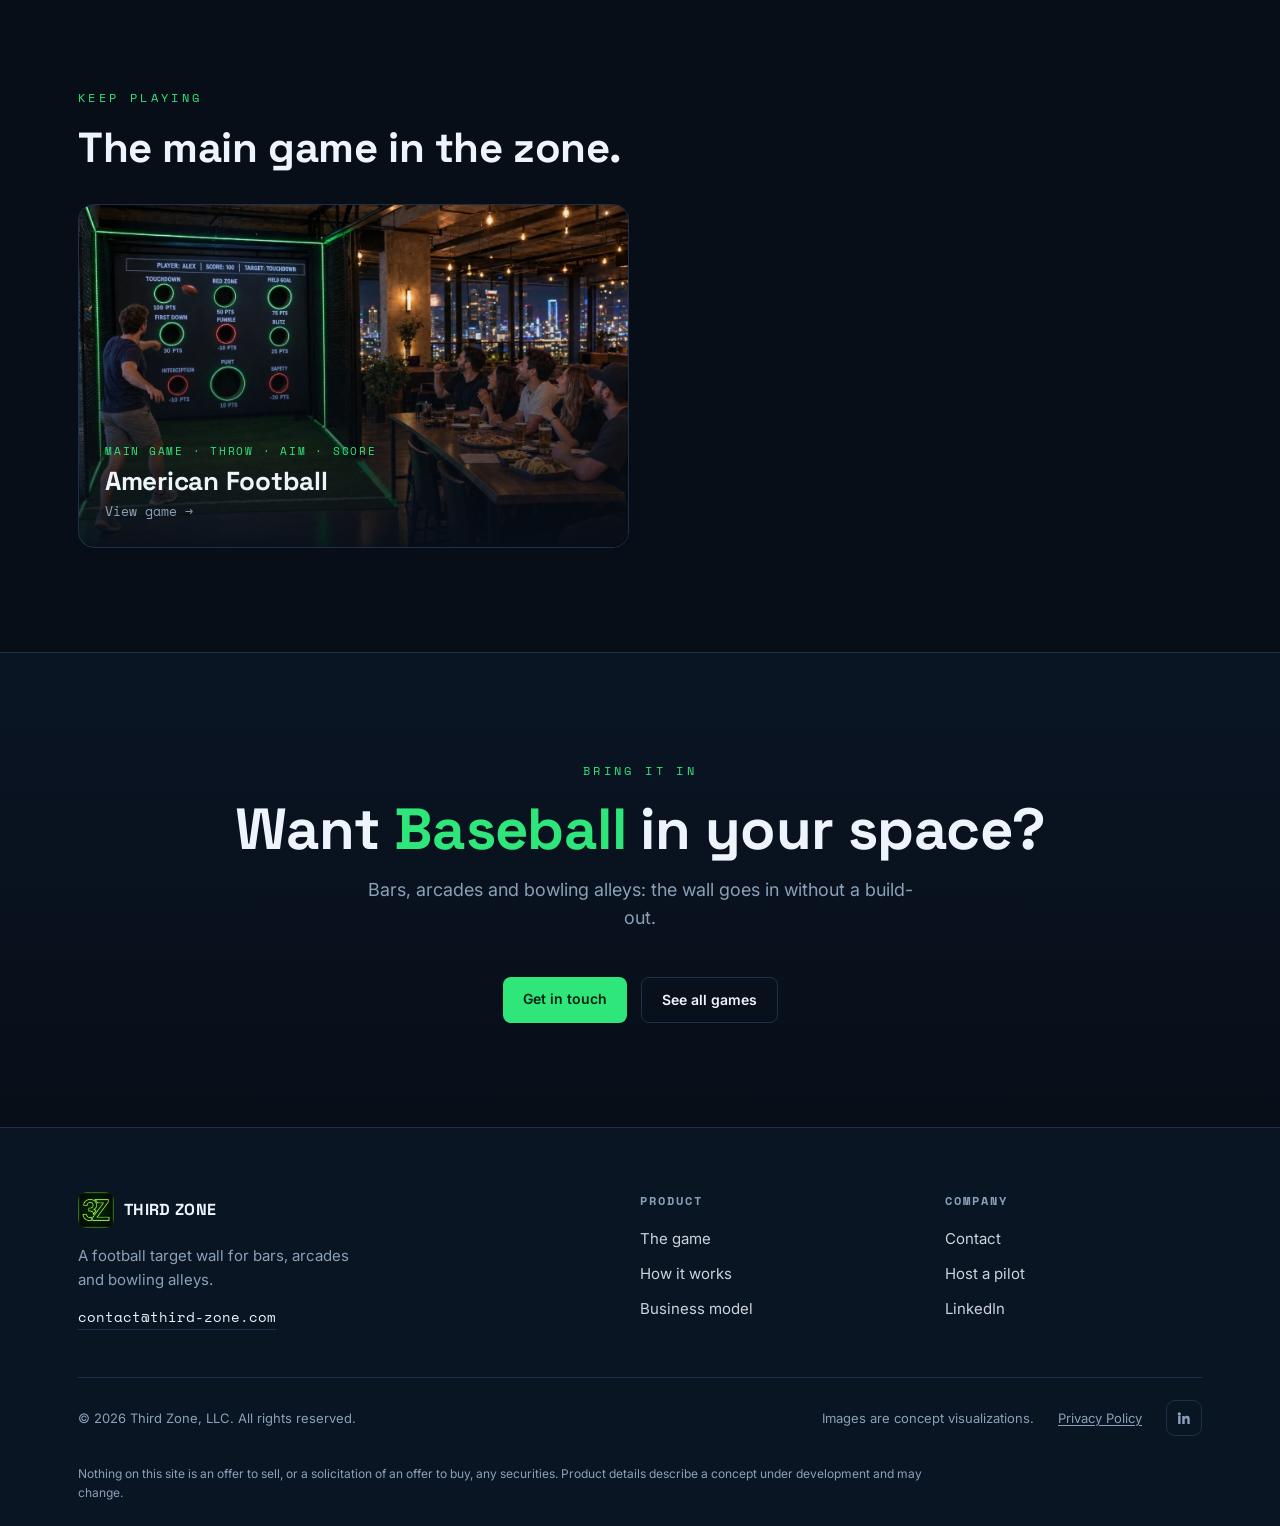
<file: baseball.html>
<!DOCTYPE html>
<html lang="en">
<head>
<meta charset="UTF-8">
<meta name="viewport" content="width=device-width, initial-scale=1.0">
<title>Baseball — Third Zone</title>
<meta name="description" content="Pitch at a wall of lit rings. Hit the small ones for the big points.">
<meta property="og:type" content="website">
<meta property="og:site_name" content="Third Zone">
<meta property="og:title" content="Baseball — Third Zone">
<meta property="og:description" content="Pitch at a wall of lit rings. Hit the small ones for the big points.">
<meta property="og:image" content="https://third-zone.com/assets/football-throw.jpg">
<meta name="twitter:card" content="summary_large_image">
<meta name="twitter:title" content="Baseball — Third Zone">
<meta name="twitter:description" content="Pitch at a wall of lit rings. Hit the small ones for the big points.">
<meta name="twitter:image" content="https://third-zone.com/assets/football-throw.jpg">
<link rel="preconnect" href="https://fonts.googleapis.com">
<link rel="preconnect" href="https://fonts.gstatic.com" crossorigin>
<link href="https://fonts.googleapis.com/css2?family=Space+Grotesk:wght@400;500;600;700&family=Inter:wght@400;500;600&family=Space+Mono:wght@400;700&display=swap" rel="stylesheet">
<link rel="stylesheet" href="styles.css">
<link rel="icon" href="assets/favicon.ico" sizes="any">
<link rel="icon" type="image/png" sizes="32x32" href="assets/favicon-32.png">
<link rel="apple-touch-icon" href="assets/apple-touch-icon.png">
</head>
<body>

<nav class="nav">
  <div class="wrap nav-inner">
    <a class="brand" href="index.html"><img class="brand-logo" src="assets/logo-nav.png" alt="Third Zone 3Z logo">THIRD ZONE</a>
    <div class="nav-links">
      <a href="index.html">Home</a>
      <a href="games.html" class="active">Games</a>
      <a href="how.html">How it works</a>
      <a href="model.html">Model</a>
      <a href="contact.html">Contact</a>
      <a href="contact.html" class="btn btn-primary">Get in touch</a>
    </div>
    <button class="hamb" id="hamb" aria-label="Menu" aria-expanded="false"><span></span><span></span><span></span></button>
  </div>
  <div class="mobile-panel" id="mobilePanel">
    <a href="index.html">Home</a>
    <a href="games.html" class="active">Games</a>
    <a href="how.html">How it works</a>
    <a href="model.html">Model</a>
    <a href="contact.html">Contact</a>
    <a href="contact.html" class="btn btn-primary">Get in touch</a>
  </div>
</nav>

<!-- GAME HERO -->
<header class="page-hero" style="padding-bottom:0;border-bottom:none">
  <div class="wrap">
    <div class="crumbs"><a href="index.html">Home</a> / <a href="games.html">Games</a> / Baseball</div>
  </div>
</header>
<section class="section" style="padding-top:30px">
  <div class="wrap hero-grid">
    <div>
      <span class="eyebrow">Sports · Power</span>
      <h1 style="font-size:clamp(34px,5vw,58px);margin-bottom:20px">Baseball</h1>
      <p class="hero-sub" style="max-width:520px">Pitch at a wall of lit rings. Hit the small ones for the big points.</p>
      <div class="gcard-metrics" style="margin:22px 0 30px">
          <span class="metric"><span class="mlbl">TARGETS</span>9 rings</span>
          <span class="metric"><span class="mlbl">PITCH</span>By hand</span>
          <span class="metric"><span class="mlbl">CAMERAS</span>None</span>
      </div>
      <div class="hero-cta">
        <a href="contact.html" class="btn btn-primary">Get in touch</a>
        <a href="games.html" class="btn btn-ghost">← All games</a>
      </div>
    </div>
    <div class="hero-visual" data-countgroup style="align-self:start">
      <img src="assets/baseball-new.jpg" alt="Player pitching at a wall of lit target rings" style="aspect-ratio:16/10">
      <div class="hud">
        <div class="hud-top">
          <span>PLAYER: ALEX</span>
          <span class="hud-live">CONCEPT</span>
        </div>
        <div class="hud-stats">
          <div class="hud-stat"><div class="val">100<span class="unit">PTS</span></div><div class="lbl">Top ring</div></div>
          <div class="hud-stat"><div class="val">60<span class="unit">MPH</span></div><div class="lbl">Pitch speed</div></div>
          <div class="hud-stat"><div class="val">12</div><div class="lbl">Pitches</div></div>
        </div>
      </div>
    </div>
  </div>
</section>

<!-- HOW THIS GAME WORKS -->
<section class="section how">
  <div class="wrap">
    <span class="eyebrow">How it works</span>
    <h2>Baseball, step by step.</h2>
    <div class="steps four reveal">
      <div class="step"><div class="n">1</div><h3>Step up</h3><p>Grab a ball. The rules take under 30 seconds.</p></div>
      <div class="step"><div class="n">2</div><h3>Warm up</h3><p>The first pitches are practice and don't count.</p></div>
      <div class="step"><div class="n">3</div><h3>Pitch</h3><p>Aim for the lit rings. Sensors catch every pitch.</p></div>
      <div class="step"><div class="n">4</div><h3>Score</h3><p>Points land on your own screen. The next target fits your level.</p></div>
    </div>
  </div>
</section>

<!-- GOOD TO KNOW -->
<section class="section">
  <div class="wrap">
    <span class="eyebrow">Good to know</span>
    <h2 style="font-size:clamp(28px,4vw,42px);margin-bottom:28px">The essentials.</h2>
    <div class="gcard-metrics reveal" style="gap:12px">
      <span class="metric metric-lg"><span class="mlbl">PLAYERS</span>1&ndash;6</span>
      <span class="metric metric-lg"><span class="mlbl">RULES</span>Under 30 sec</span>
      <span class="metric metric-lg"><span class="mlbl">PITCH</span>By hand</span>
      <span class="metric metric-lg"><span class="mlbl">LEVEL</span>Fits every player</span>
    </div>
    <p class="how-note reveal" style="margin-top:26px">No experience needed. <a href="how.html" class="accent">See how it works &rarr;</a></p>
  </div>
</section>

<!-- RELATED -->
<section class="section games">
  <div class="wrap">
    <span class="eyebrow">Keep playing</span>
    <h2 style="font-size:clamp(28px,4vw,42px);margin-bottom:34px">The main game in the zone.</h2>
    <div class="game-grid reveal">
      <a class="game" href="football.html">
        <img loading="lazy" src="assets/football-throw.jpg" alt="American football">
        <div class="game-overlay">
          <span class="game-tag">Main game · throw · aim · score</span>
          <h3>American Football</h3>
          <div class="meta">View game →</div>
        </div>
      </a>
    </div>
  </div>
</section>

<!-- CTA -->
<section class="section cta">
  <div class="wrap">
    <span class="eyebrow">Bring it in</span>
    <h2>Want <span class="accent">Baseball</span> in your space?</h2>
    <p class="lead">Bars, arcades and bowling alleys: the wall goes in without a build-out.</p>
    <div class="hero-cta" style="justify-content:center">
      <a href="contact.html" class="btn btn-primary">Get in touch</a>
      <a href="games.html" class="btn btn-ghost">See all games</a>
    </div>
  </div>
</section>

<!-- FOOTER -->
<footer class="site-foot">
  <div class="wrap">
    <div class="sf-top">
      <div class="sf-brand">
        <a class="brand" href="index.html"><img class="brand-logo" src="assets/logo-nav.png" alt="Third Zone 3Z logo">THIRD ZONE</a>
        <p>A football target wall for bars, arcades and bowling alleys.</p>
        <a class="sf-mail" href="mailto:contact@third-zone.com">contact@third-zone.com</a>
      </div>
      <nav class="sf-col" aria-label="Product">
        <h4>Product</h4>
        <a href="games.html">The game</a>
        <a href="how.html">How it works</a>
        <a href="model.html">Business model</a>
      </nav>
      <nav class="sf-col" aria-label="Company">
        <h4>Company</h4>
        <a href="contact.html">Contact</a>
        <a href="contact.html">Host a pilot</a>
        <a href="https://www.linkedin.com/company/third-zone-lls/" target="_blank" rel="noopener">LinkedIn</a>
      </nav>
    </div>
    <div class="sf-bottom">
      <span>&copy; 2026 Third Zone, LLC. All rights reserved.</span>
      <span>Images are concept visualizations.</span>
      <a class="sf-link" href="privacy.html">Privacy Policy</a>
      <a class="sf-social" href="https://www.linkedin.com/company/third-zone-lls/" target="_blank" rel="noopener" aria-label="Third Zone on LinkedIn"><svg viewBox="0 0 24 24" aria-hidden="true"><path d="M4.98 3.5a2.5 2.5 0 1 1 0 5 2.5 2.5 0 0 1 0-5zM3.2 9h3.6v12H3.2zM9.4 9h3.45v1.64h.05c.48-.91 1.65-1.87 3.4-1.87 3.64 0 4.3 2.4 4.3 5.52V21h-3.6v-5.5c0-1.31-.02-3-1.83-3-1.83 0-2.11 1.43-2.11 2.9V21H9.4z"/></svg></a>
    </div>
    <p class="sf-legal">Nothing on this site is an offer to sell, or a solicitation of an offer to buy, any securities. Product details describe a concept under development and may change.</p>
  </div>
</footer>

<script src="app.js"></script>
</body>
</html>
</file>
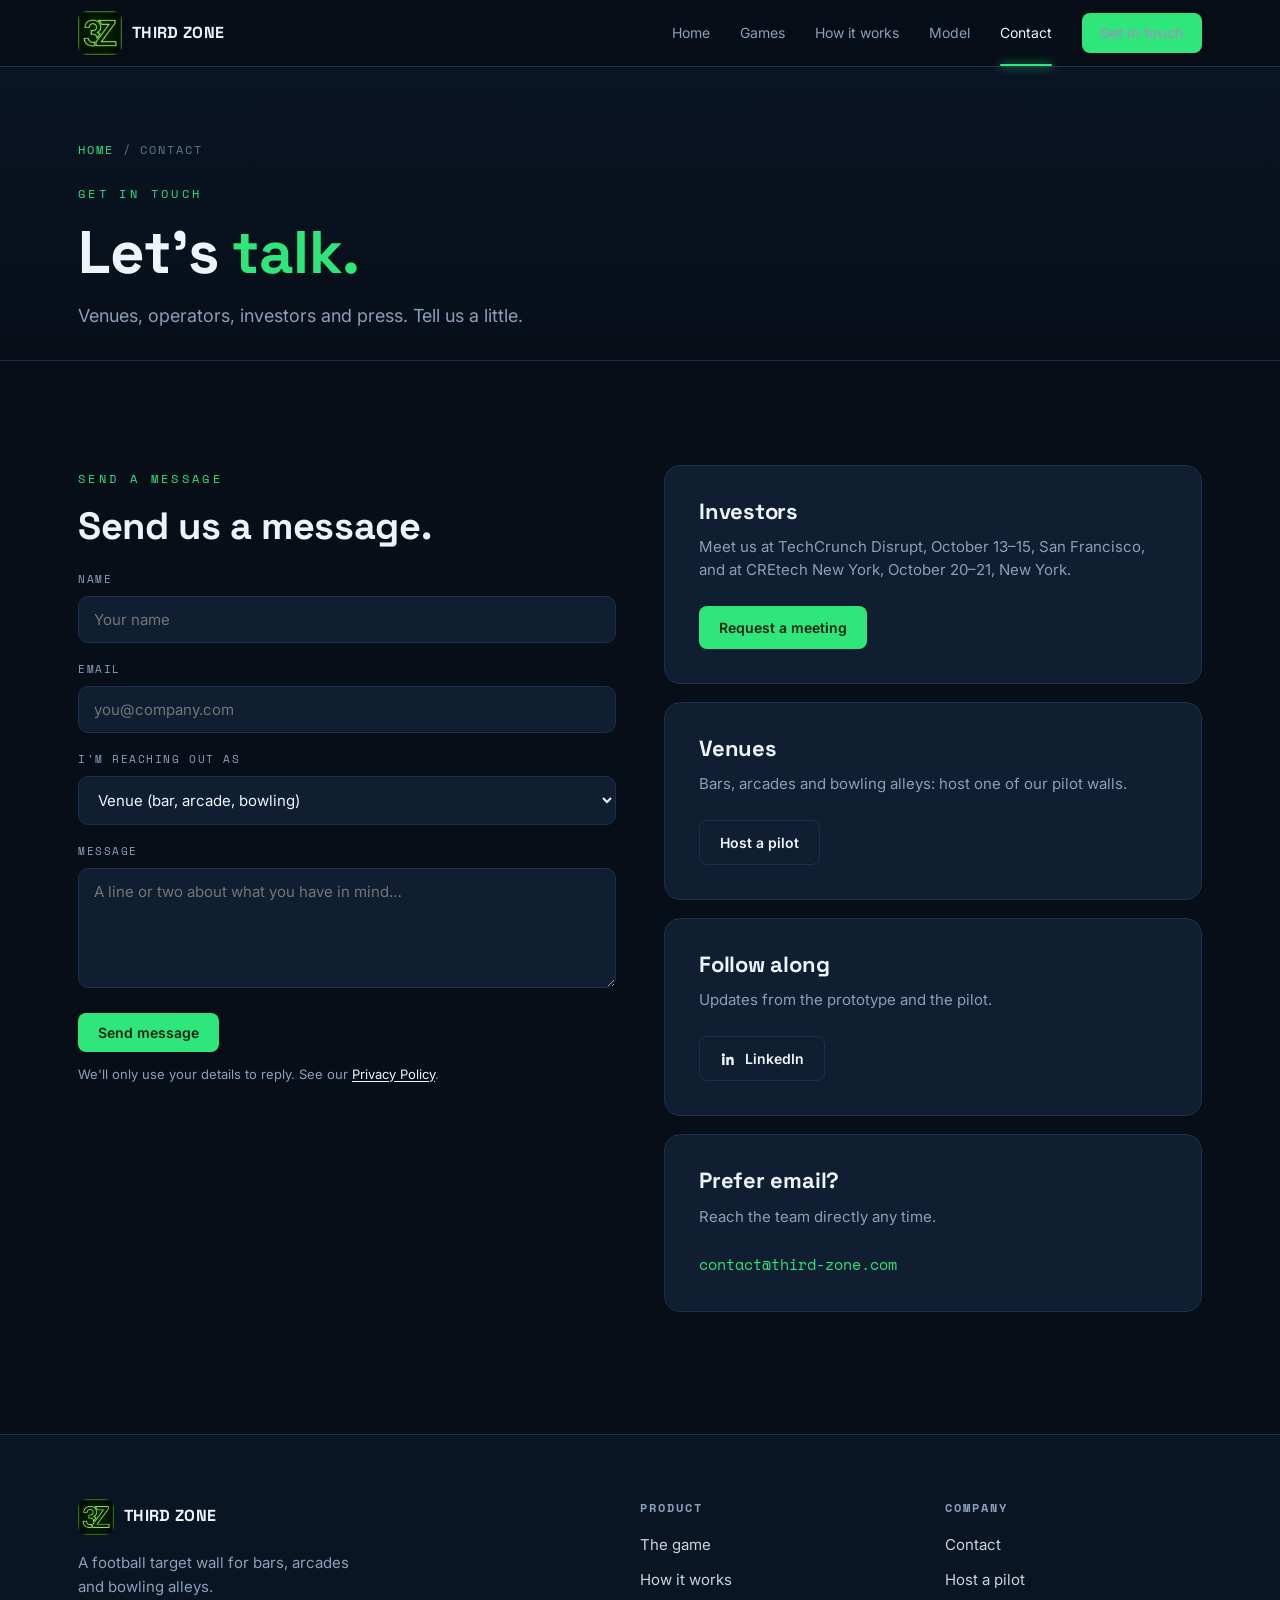
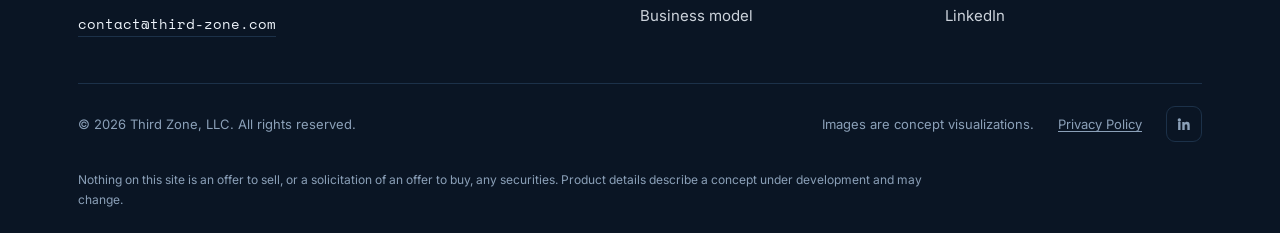
<file: contact.html>
<!DOCTYPE html>
<html lang="en">
<head>
<meta charset="UTF-8">
<meta name="viewport" content="width=device-width, initial-scale=1.0">
<title>Contact — Third Zone</title>
<meta name="description" content="Get in touch with Third Zone — for real estate partners, investors and venue operators who want the games in their space.">
<meta property="og:type" content="website">
<meta property="og:site_name" content="Third Zone">
<meta property="og:title" content="Contact — Third Zone">
<meta property="og:description" content="Get in touch with Third Zone — for real estate partners, investors and venue operators who want the games in their space.">
<meta property="og:image" content="https://third-zone.com/assets/football-throw.jpg">
<meta name="twitter:card" content="summary_large_image">
<meta name="twitter:title" content="Contact — Third Zone">
<meta name="twitter:description" content="Get in touch with Third Zone — for real estate partners, investors and venue operators who want the games in their space.">
<meta name="twitter:image" content="https://third-zone.com/assets/football-throw.jpg">
<link rel="preconnect" href="https://fonts.googleapis.com">
<link rel="preconnect" href="https://fonts.gstatic.com" crossorigin>
<link href="https://fonts.googleapis.com/css2?family=Space+Grotesk:wght@400;500;600;700&family=Inter:wght@400;500;600&family=Space+Mono:wght@400;700&display=swap" rel="stylesheet">
<link rel="stylesheet" href="styles.css">
<link rel="icon" href="assets/favicon.ico" sizes="any">
<link rel="icon" type="image/png" sizes="32x32" href="assets/favicon-32.png">
<link rel="apple-touch-icon" href="assets/apple-touch-icon.png">
</head>
<body>

<!-- NAV -->
<nav class="nav">
  <div class="wrap nav-inner">
    <a class="brand" href="index.html"><img class="brand-logo" src="assets/logo-nav.png" alt="Third Zone 3Z logo">THIRD ZONE</a>
    <div class="nav-links">
      <a href="index.html">Home</a>
      <a href="games.html">Games</a>
      <a href="how.html">How it works</a>
      <a href="model.html">Model</a>
      <a href="contact.html" class="active">Contact</a>
      <a href="contact.html" class="btn btn-primary">Get in touch</a>
    </div>
    <button class="hamb" id="hamb" aria-label="Menu" aria-expanded="false"><span></span><span></span><span></span></button>
  </div>
  <div class="mobile-panel" id="mobilePanel">
    <a href="index.html">Home</a>
    <a href="games.html">Games</a>
    <a href="how.html">How it works</a>
    <a href="model.html">Model</a>
    <a href="contact.html">Contact</a>
    <a href="contact.html" class="btn btn-primary">Get in touch</a>
  </div>
</nav>

<!-- PAGE HERO -->
<header class="page-hero">
  <div class="wrap">
    <div class="crumbs"><a href="index.html">Home</a> / Contact</div>
    <span class="eyebrow">Get in touch</span>
    <h1>Let's <span class="accent">talk.</span></h1>
    <p class="lead">Venues, operators, investors and press. Tell us a little.</p>
  </div>
</header>

<!-- FORM -->
<section class="section">
  <div class="wrap form-grid">
    <div class="reveal">
      <span class="eyebrow">Send a message</span>
      <h2 style="font-size:clamp(26px,3.6vw,38px);margin-bottom:24px">Send us a message.</h2>
      <form id="contactForm" name="contact" method="POST" data-netlify="true" netlify-honeypot="bot-field" novalidate>
        <input type="hidden" name="form-name" value="contact">
        <p hidden><label>Don't fill this out if you're human: <input name="bot-field"></label></p>
        <div class="field">
          <label for="cf-name">Name</label>
          <input id="cf-name" name="name" type="text" placeholder="Your name" required>
        </div>
        <div class="field">
          <label for="cf-email">Email</label>
          <input id="cf-email" name="email" type="email" placeholder="you@company.com" required>
        </div>
        <div class="field">
          <label for="cf-type">I'm reaching out as</label>
          <select id="cf-type" name="type">
            <option>Venue (bar, arcade, bowling)</option>
            <option>Investor</option>
            <option>Game operator</option>
            <option>Press</option>
            <option>Just curious</option>
          </select>
        </div>
        <div class="field">
          <label for="cf-msg">Message</label>
          <textarea id="cf-msg" name="message" placeholder="A line or two about what you have in mind…"></textarea>
        </div>
        <button type="submit" class="btn btn-primary">Send message</button>
        <p class="form-note">We'll only use your details to reply. See our <a href="privacy.html">Privacy Policy</a>.</p>
        <div class="form-ok" id="formOk">Thanks — your message is on its way. We'll reply to your email shortly.</div>
        <div class="form-err" id="formErr">Couldn't send that — please email <a href="mailto:contact@third-zone.com">contact@third-zone.com</a> instead.</div>
      </form>
    </div>

    <div class="contact-side reveal">
      <div class="ccard">
        <h3>Investors</h3>
        <p>Meet us at TechCrunch Disrupt, October 13&ndash;15, San Francisco, and at CREtech New York, October 20&ndash;21, New York.</p>
        <a href="mailto:contact@third-zone.com?subject=Meeting%20at%20Disrupt%20or%20CREtech" class="btn btn-primary">Request a meeting</a>
      </div>
      <div class="ccard">
        <h3>Venues</h3>
        <p>Bars, arcades and bowling alleys: host one of our pilot walls.</p>
        <a href="mailto:contact@third-zone.com?subject=Pilot%20venue" class="btn btn-ghost">Host a pilot</a>
      </div>
      <div class="ccard">
        <h3>Follow along</h3>
        <p>Updates from the prototype and the pilot.</p>
        <a href="https://www.linkedin.com/company/third-zone-lls/" target="_blank" rel="noopener" class="btn btn-ghost btn-li"><svg viewBox="0 0 24 24" aria-hidden="true"><path d="M4.98 3.5a2.5 2.5 0 1 1 0 5 2.5 2.5 0 0 1 0-5zM3.2 9h3.6v12H3.2zM9.4 9h3.45v1.64h.05c.48-.91 1.65-1.87 3.4-1.87 3.64 0 4.3 2.4 4.3 5.52V21h-3.6v-5.5c0-1.31-.02-3-1.83-3-1.83 0-2.11 1.43-2.11 2.9V21H9.4z"/></svg> LinkedIn</a>
      </div>
      <div class="ccard">
        <h3>Prefer email?</h3>
        <p>Reach the team directly any time.</p>
        <a href="mailto:contact@third-zone.com" class="accent" style="font-family:var(--mono);font-size:15px">contact@third-zone.com</a>
      </div>
    </div>
  </div>
</section>

<!-- FOOTER -->
<footer class="site-foot">
  <div class="wrap">
    <div class="sf-top">
      <div class="sf-brand">
        <a class="brand" href="index.html"><img class="brand-logo" src="assets/logo-nav.png" alt="Third Zone 3Z logo">THIRD ZONE</a>
        <p>A football target wall for bars, arcades and bowling alleys.</p>
        <a class="sf-mail" href="mailto:contact@third-zone.com">contact@third-zone.com</a>
      </div>
      <nav class="sf-col" aria-label="Product">
        <h4>Product</h4>
        <a href="games.html">The game</a>
        <a href="how.html">How it works</a>
        <a href="model.html">Business model</a>
      </nav>
      <nav class="sf-col" aria-label="Company">
        <h4>Company</h4>
        <a href="contact.html">Contact</a>
        <a href="contact.html">Host a pilot</a>
        <a href="https://www.linkedin.com/company/third-zone-lls/" target="_blank" rel="noopener">LinkedIn</a>
      </nav>
    </div>
    <div class="sf-bottom">
      <span>&copy; 2026 Third Zone, LLC. All rights reserved.</span>
      <span>Images are concept visualizations.</span>
      <a class="sf-link" href="privacy.html">Privacy Policy</a>
      <a class="sf-social" href="https://www.linkedin.com/company/third-zone-lls/" target="_blank" rel="noopener" aria-label="Third Zone on LinkedIn"><svg viewBox="0 0 24 24" aria-hidden="true"><path d="M4.98 3.5a2.5 2.5 0 1 1 0 5 2.5 2.5 0 0 1 0-5zM3.2 9h3.6v12H3.2zM9.4 9h3.45v1.64h.05c.48-.91 1.65-1.87 3.4-1.87 3.64 0 4.3 2.4 4.3 5.52V21h-3.6v-5.5c0-1.31-.02-3-1.83-3-1.83 0-2.11 1.43-2.11 2.9V21H9.4z"/></svg></a>
    </div>
    <p class="sf-legal">Nothing on this site is an offer to sell, or a solicitation of an offer to buy, any securities. Product details describe a concept under development and may change.</p>
  </div>
</footer>

<script src="app.js"></script>
</body>
</html>
</file>
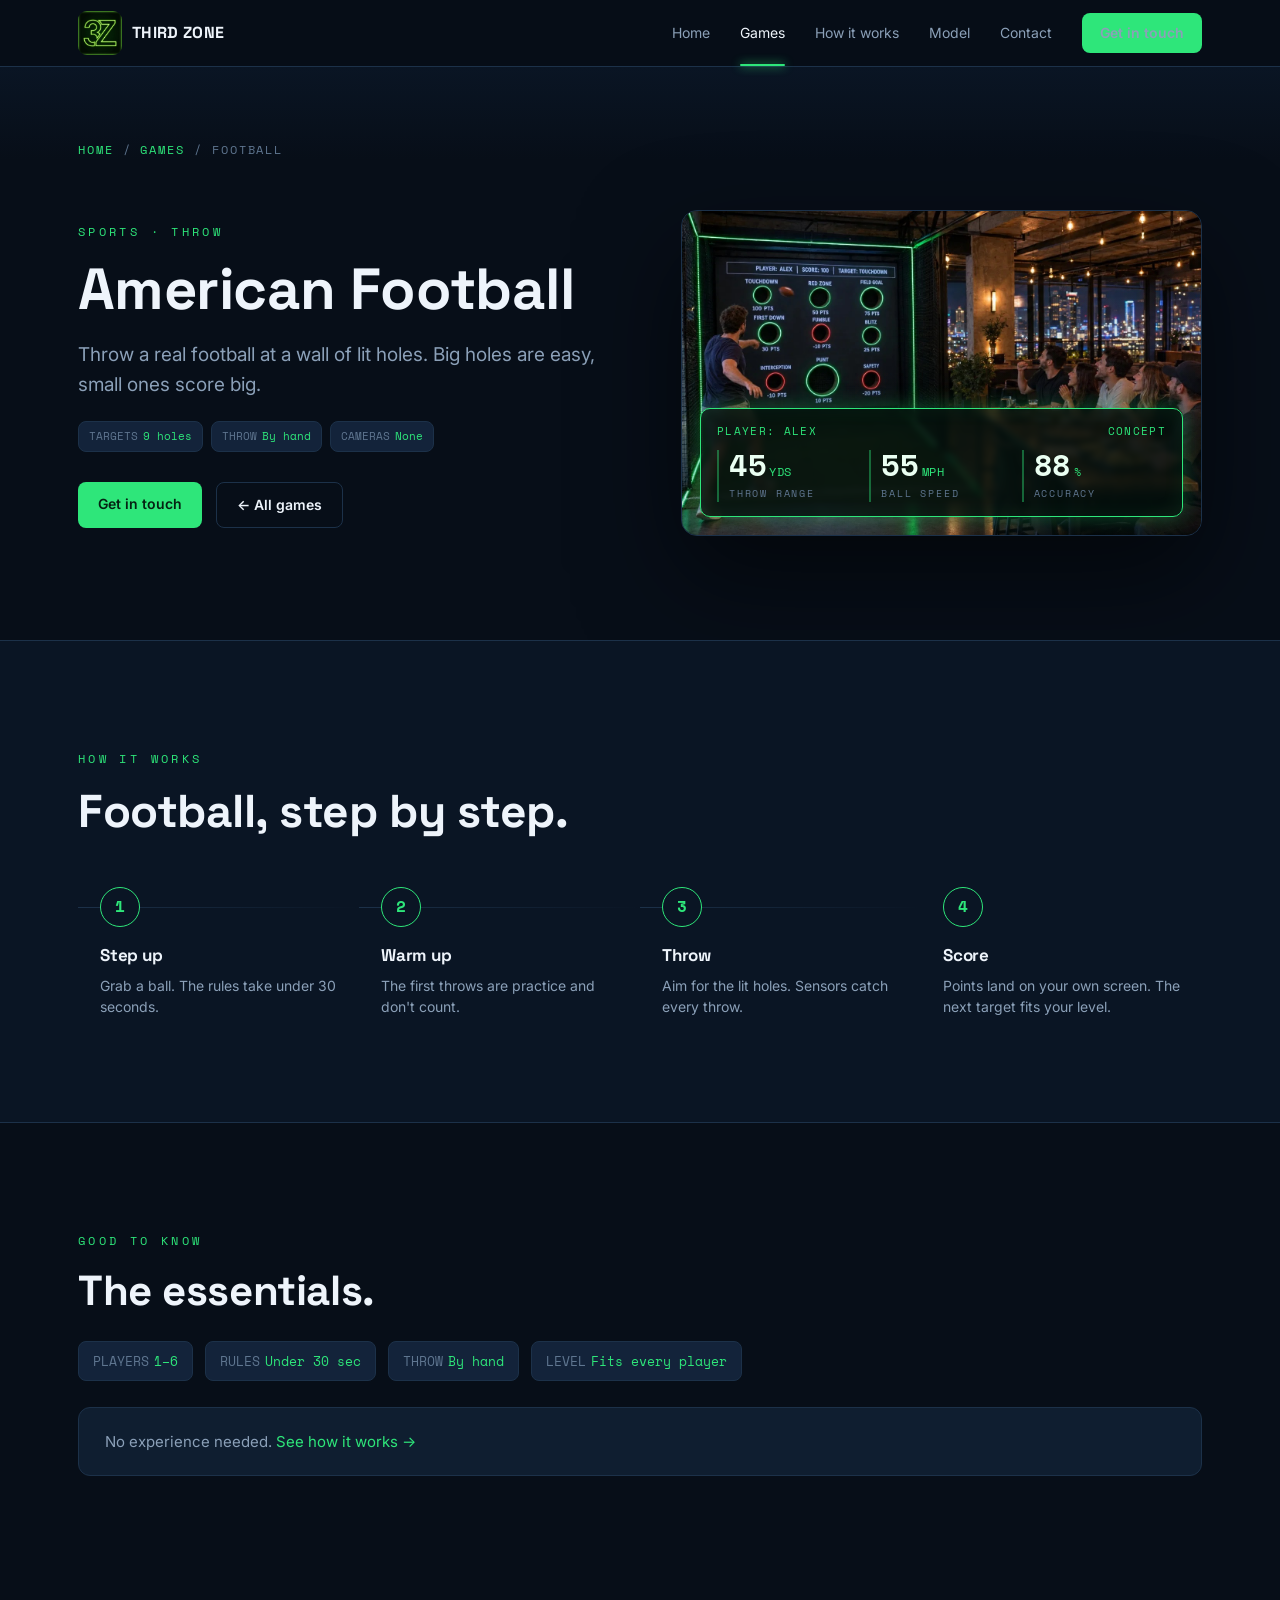
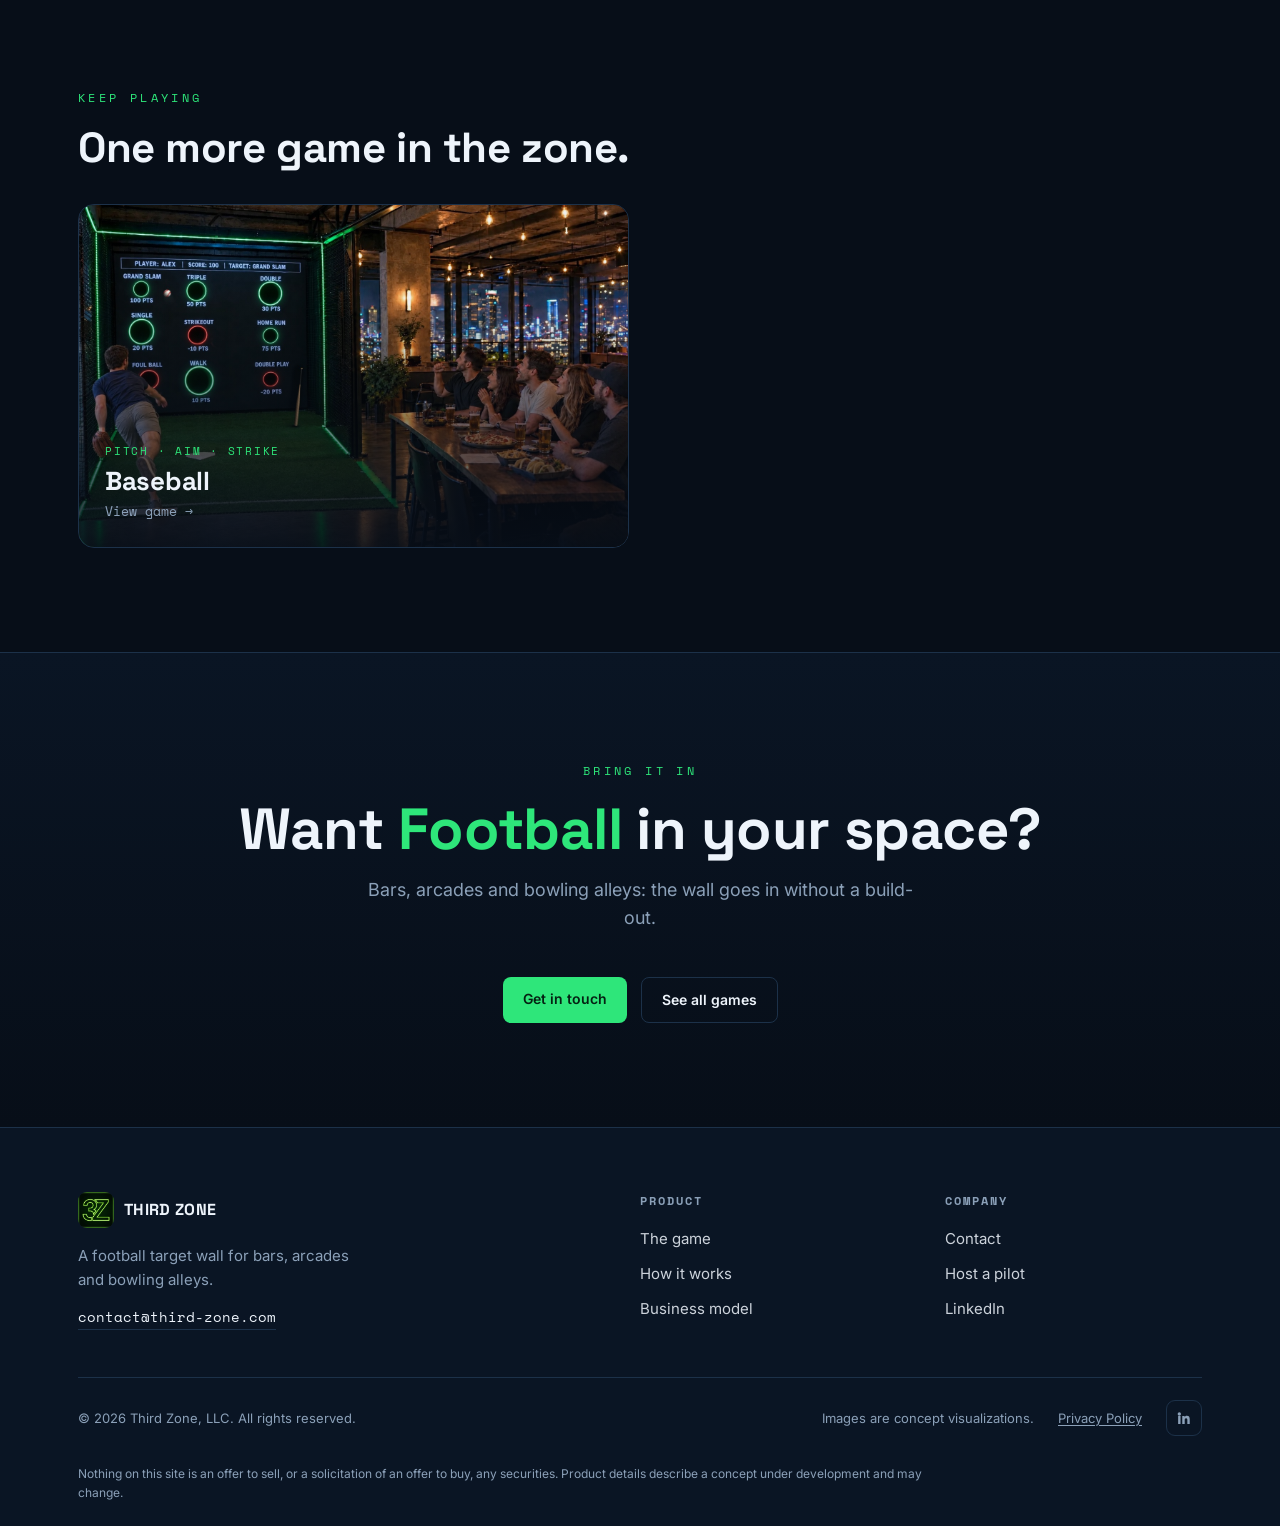
<file: football.html>
<!DOCTYPE html>
<html lang="en">
<head>
<meta charset="UTF-8">
<meta name="viewport" content="width=device-width, initial-scale=1.0">
<title>American Football — Third Zone</title>
<meta name="description" content="Throw a real football at a wall of lit holes. Big holes are easy, small ones score big.">
<meta property="og:type" content="website">
<meta property="og:site_name" content="Third Zone">
<meta property="og:title" content="American Football — Third Zone">
<meta property="og:description" content="Throw a real football at a wall of lit holes. Big holes are easy, small ones score big.">
<meta property="og:image" content="https://third-zone.com/assets/football-throw.jpg">
<meta name="twitter:card" content="summary_large_image">
<meta name="twitter:title" content="American Football — Third Zone">
<meta name="twitter:description" content="Throw a real football at a wall of lit holes. Big holes are easy, small ones score big.">
<meta name="twitter:image" content="https://third-zone.com/assets/football-throw.jpg">
<link rel="preconnect" href="https://fonts.googleapis.com">
<link rel="preconnect" href="https://fonts.gstatic.com" crossorigin>
<link href="https://fonts.googleapis.com/css2?family=Space+Grotesk:wght@400;500;600;700&family=Inter:wght@400;500;600&family=Space+Mono:wght@400;700&display=swap" rel="stylesheet">
<link rel="stylesheet" href="styles.css">
<link rel="icon" href="assets/favicon.ico" sizes="any">
<link rel="icon" type="image/png" sizes="32x32" href="assets/favicon-32.png">
<link rel="apple-touch-icon" href="assets/apple-touch-icon.png">
</head>
<body>

<nav class="nav">
  <div class="wrap nav-inner">
    <a class="brand" href="index.html"><img class="brand-logo" src="assets/logo-nav.png" alt="Third Zone 3Z logo">THIRD ZONE</a>
    <div class="nav-links">
      <a href="index.html">Home</a>
      <a href="games.html" class="active">Games</a>
      <a href="how.html">How it works</a>
      <a href="model.html">Model</a>
      <a href="contact.html">Contact</a>
      <a href="contact.html" class="btn btn-primary">Get in touch</a>
    </div>
    <button class="hamb" id="hamb" aria-label="Menu" aria-expanded="false"><span></span><span></span><span></span></button>
  </div>
  <div class="mobile-panel" id="mobilePanel">
    <a href="index.html">Home</a>
    <a href="games.html" class="active">Games</a>
    <a href="how.html">How it works</a>
    <a href="model.html">Model</a>
    <a href="contact.html">Contact</a>
    <a href="contact.html" class="btn btn-primary">Get in touch</a>
  </div>
</nav>

<!-- GAME HERO -->
<header class="page-hero" style="padding-bottom:0;border-bottom:none">
  <div class="wrap">
    <div class="crumbs"><a href="index.html">Home</a> / <a href="games.html">Games</a> / Football</div>
  </div>
</header>
<section class="section" style="padding-top:30px">
  <div class="wrap hero-grid">
    <div>
      <span class="eyebrow">Sports · Throw</span>
      <h1 style="font-size:clamp(34px,5vw,58px);margin-bottom:20px">American Football</h1>
      <p class="hero-sub" style="max-width:520px">Throw a real football at a wall of lit holes. Big holes are easy, small ones score big.</p>
      <div class="gcard-metrics" style="margin:22px 0 30px">
          <span class="metric"><span class="mlbl">TARGETS</span>9 holes</span>
          <span class="metric"><span class="mlbl">THROW</span>By hand</span>
          <span class="metric"><span class="mlbl">CAMERAS</span>None</span>
      </div>
      <div class="hero-cta">
        <a href="contact.html" class="btn btn-primary">Get in touch</a>
        <a href="games.html" class="btn btn-ghost">← All games</a>
      </div>
    </div>
    <div class="hero-visual" data-countgroup style="align-self:start">
      <img src="assets/football-throw.jpg" alt="A football target wall with lit holes" style="aspect-ratio:16/10">
      <div class="hud">
        <div class="hud-top">
          <span>PLAYER: ALEX</span>
          <span class="hud-live">CONCEPT</span>
        </div>
        <div class="hud-stats">
          <div class="hud-stat"><div class="val"><span data-count="45">0</span><span class="unit">YDS</span></div><div class="lbl">Throw range</div></div>
          <div class="hud-stat"><div class="val"><span data-count="55">0</span><span class="unit">MPH</span></div><div class="lbl">Ball speed</div></div>
          <div class="hud-stat"><div class="val"><span data-count="88">0</span><span class="unit">%</span></div><div class="lbl">Accuracy</div></div>
        </div>
      </div>
    </div>
  </div>
</section>

<!-- HOW THIS GAME WORKS -->
<section class="section how">
  <div class="wrap">
    <span class="eyebrow">How it works</span>
    <h2>Football, step by step.</h2>
    <div class="steps four reveal">
      <div class="step"><div class="n">1</div><h3>Step up</h3><p>Grab a ball. The rules take under 30 seconds.</p></div>
      <div class="step"><div class="n">2</div><h3>Warm up</h3><p>The first throws are practice and don't count.</p></div>
      <div class="step"><div class="n">3</div><h3>Throw</h3><p>Aim for the lit holes. Sensors catch every throw.</p></div>
      <div class="step"><div class="n">4</div><h3>Score</h3><p>Points land on your own screen. The next target fits your level.</p></div>
    </div>
  </div>
</section>

<!-- GOOD TO KNOW -->
<section class="section">
  <div class="wrap">
    <span class="eyebrow">Good to know</span>
    <h2 style="font-size:clamp(28px,4vw,42px);margin-bottom:28px">The essentials.</h2>
    <div class="gcard-metrics reveal" style="gap:12px">
      <span class="metric metric-lg"><span class="mlbl">PLAYERS</span>1&ndash;6</span>
      <span class="metric metric-lg"><span class="mlbl">RULES</span>Under 30 sec</span>
      <span class="metric metric-lg"><span class="mlbl">THROW</span>By hand</span>
      <span class="metric metric-lg"><span class="mlbl">LEVEL</span>Fits every player</span>
    </div>
    <p class="how-note reveal" style="margin-top:26px">No experience needed. <a href="how.html" class="accent">See how it works &rarr;</a></p>
  </div>
</section>

<!-- RELATED -->
<section class="section games">
  <div class="wrap">
    <span class="eyebrow">Keep playing</span>
    <h2 style="font-size:clamp(28px,4vw,42px);margin-bottom:34px">One more game in the zone.</h2>
    <div class="game-grid reveal">
      <a class="game" href="baseball.html">
        <img loading="lazy" src="assets/baseball-new.jpg" alt="Baseball">
        <div class="game-overlay">
          <span class="game-tag">Pitch · aim · strike</span>
          <h3>Baseball</h3>
          <div class="meta">View game →</div>
        </div>
      </a>
    </div>
  </div>
</section>

<!-- CTA -->
<section class="section cta">
  <div class="wrap">
    <span class="eyebrow">Bring it in</span>
    <h2>Want <span class="accent">Football</span> in your space?</h2>
    <p class="lead">Bars, arcades and bowling alleys: the wall goes in without a build-out.</p>
    <div class="hero-cta" style="justify-content:center">
      <a href="contact.html" class="btn btn-primary">Get in touch</a>
      <a href="games.html" class="btn btn-ghost">See all games</a>
    </div>
  </div>
</section>

<!-- FOOTER -->
<footer class="site-foot">
  <div class="wrap">
    <div class="sf-top">
      <div class="sf-brand">
        <a class="brand" href="index.html"><img class="brand-logo" src="assets/logo-nav.png" alt="Third Zone 3Z logo">THIRD ZONE</a>
        <p>A football target wall for bars, arcades and bowling alleys.</p>
        <a class="sf-mail" href="mailto:contact@third-zone.com">contact@third-zone.com</a>
      </div>
      <nav class="sf-col" aria-label="Product">
        <h4>Product</h4>
        <a href="games.html">The game</a>
        <a href="how.html">How it works</a>
        <a href="model.html">Business model</a>
      </nav>
      <nav class="sf-col" aria-label="Company">
        <h4>Company</h4>
        <a href="contact.html">Contact</a>
        <a href="contact.html">Host a pilot</a>
        <a href="https://www.linkedin.com/company/third-zone-lls/" target="_blank" rel="noopener">LinkedIn</a>
      </nav>
    </div>
    <div class="sf-bottom">
      <span>&copy; 2026 Third Zone, LLC. All rights reserved.</span>
      <span>Images are concept visualizations.</span>
      <a class="sf-link" href="privacy.html">Privacy Policy</a>
      <a class="sf-social" href="https://www.linkedin.com/company/third-zone-lls/" target="_blank" rel="noopener" aria-label="Third Zone on LinkedIn"><svg viewBox="0 0 24 24" aria-hidden="true"><path d="M4.98 3.5a2.5 2.5 0 1 1 0 5 2.5 2.5 0 0 1 0-5zM3.2 9h3.6v12H3.2zM9.4 9h3.45v1.64h.05c.48-.91 1.65-1.87 3.4-1.87 3.64 0 4.3 2.4 4.3 5.52V21h-3.6v-5.5c0-1.31-.02-3-1.83-3-1.83 0-2.11 1.43-2.11 2.9V21H9.4z"/></svg></a>
    </div>
    <p class="sf-legal">Nothing on this site is an offer to sell, or a solicitation of an offer to buy, any securities. Product details describe a concept under development and may change.</p>
  </div>
</footer>

<script src="app.js"></script>
</body>
</html>
</file>
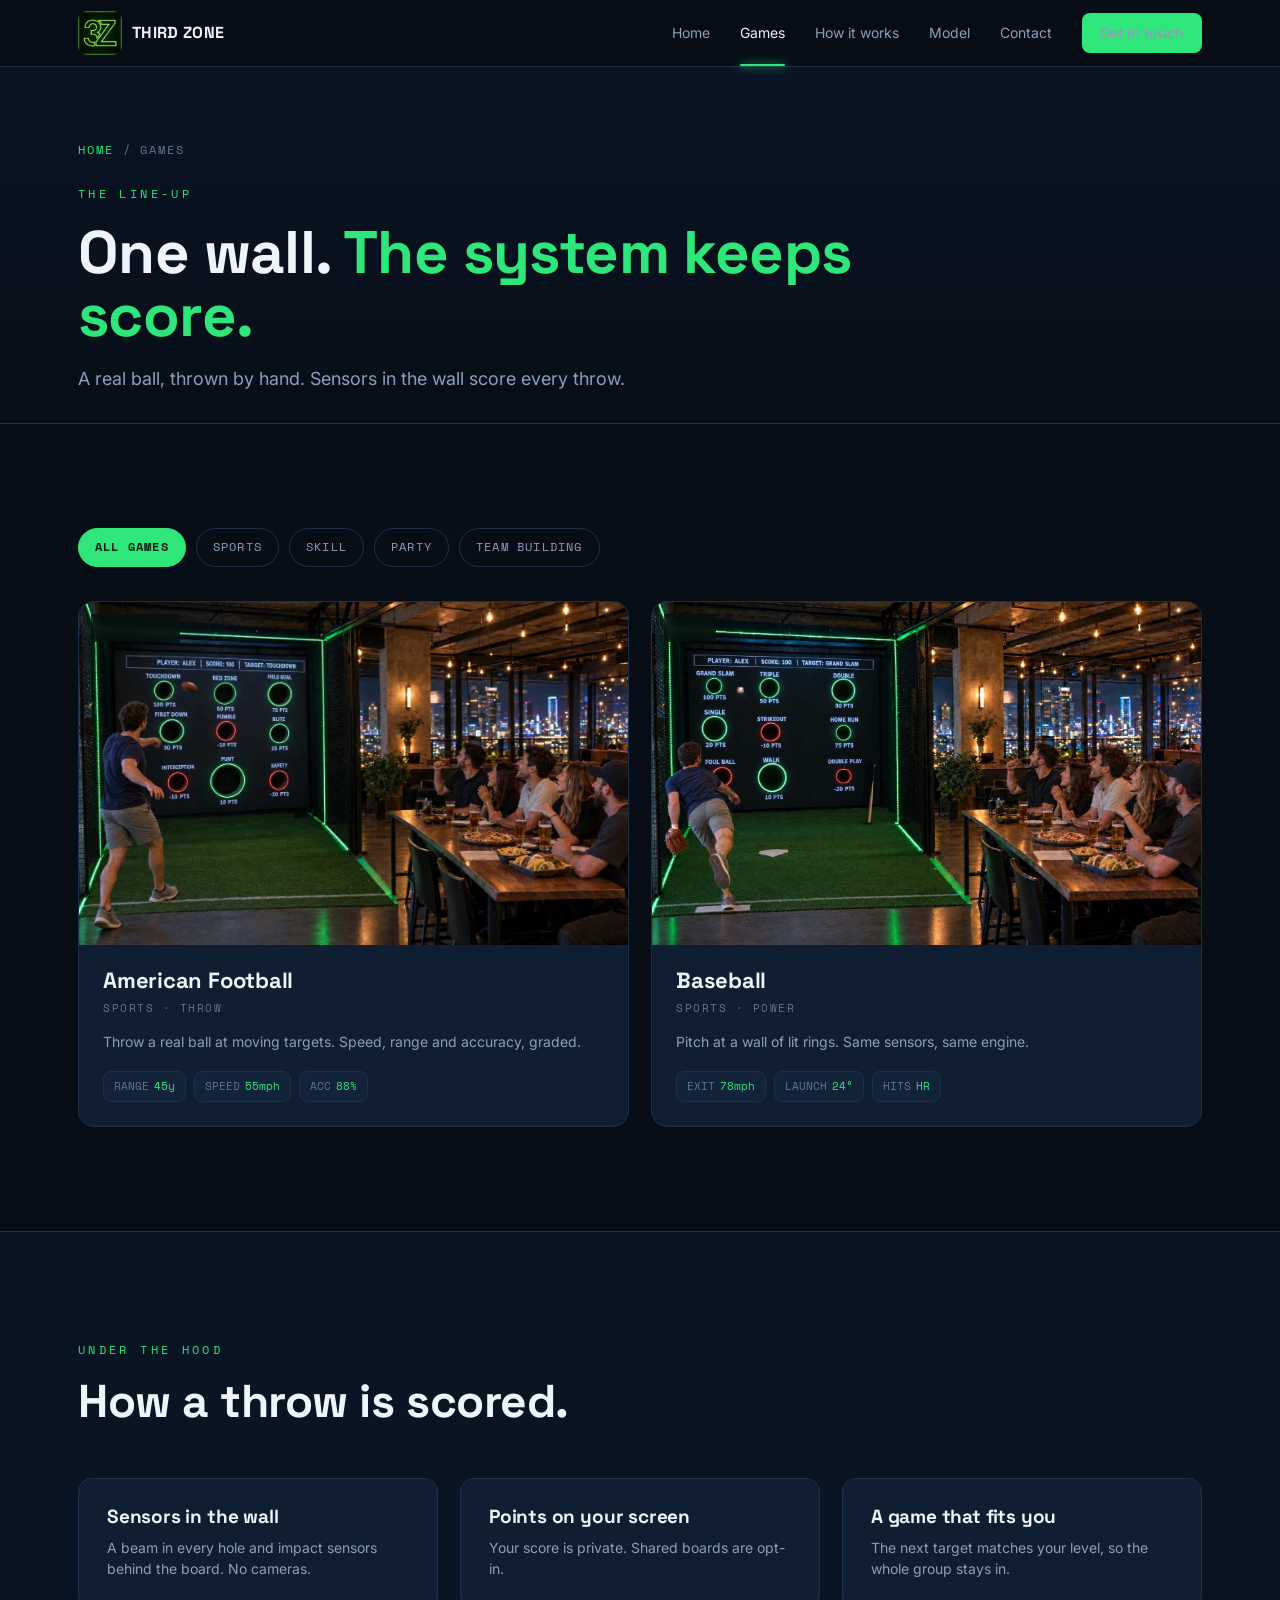
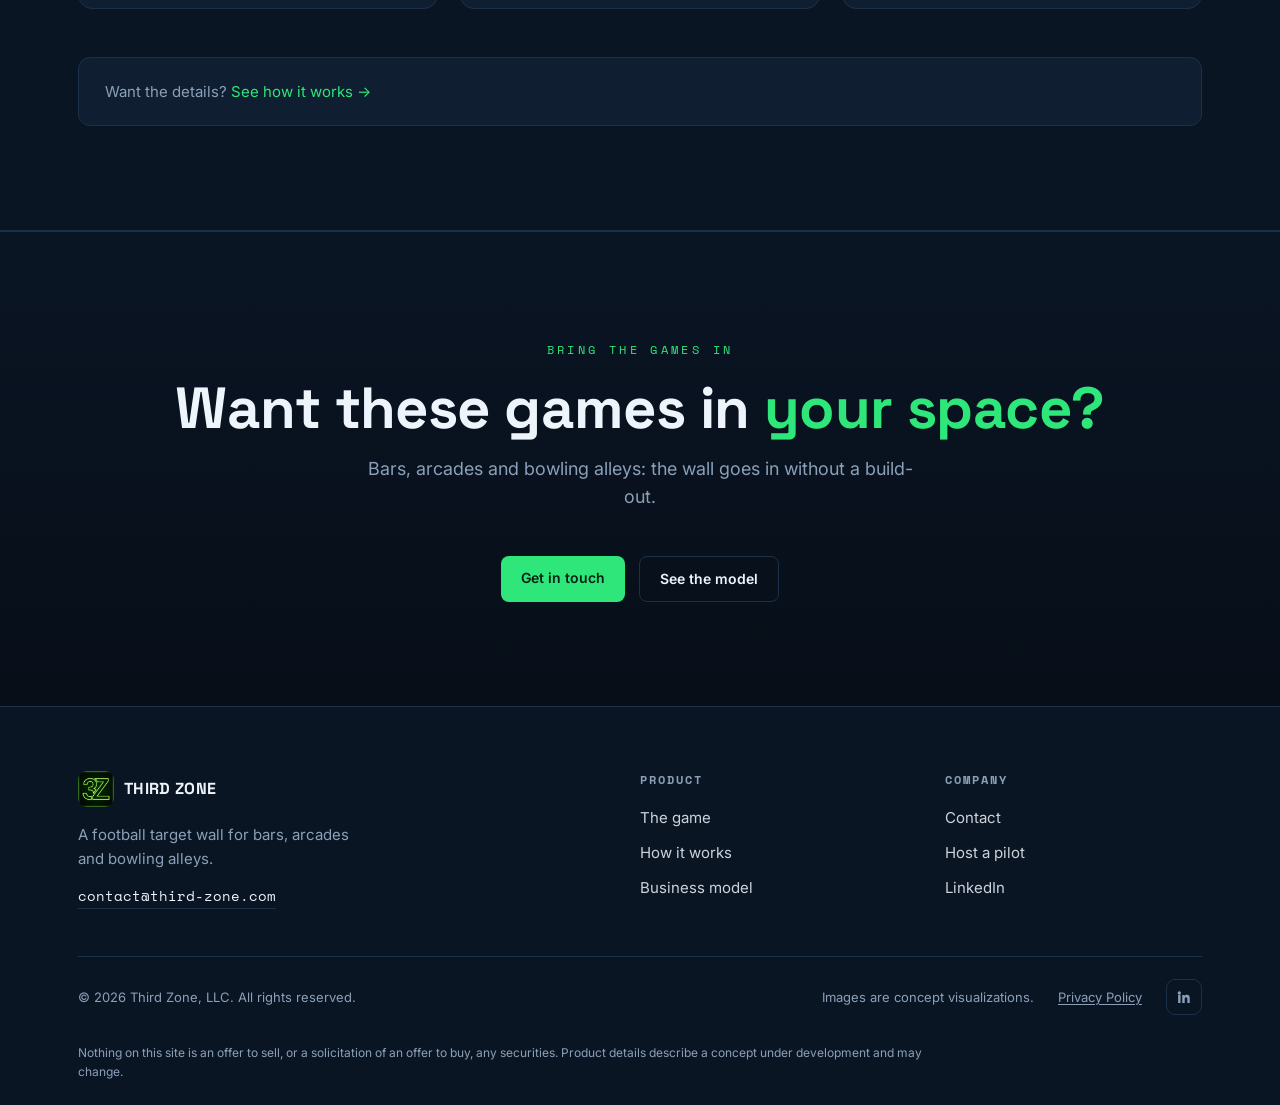
<file: games.html>
<!DOCTYPE html>
<html lang="en">
<head>
<meta charset="UTF-8">
<meta name="viewport" content="width=device-width, initial-scale=1.0">
<title>Games — Third Zone</title>
<meta name="description" content="Two real, physical games — American football and baseball — scored by sensors in the wall, no cameras.">
<meta property="og:type" content="website">
<meta property="og:site_name" content="Third Zone">
<meta property="og:title" content="Games — Third Zone">
<meta property="og:description" content="Two real, physical games — American football and baseball — scored by sensors in the wall, no cameras.">
<meta property="og:image" content="https://third-zone.com/assets/football-throw.jpg">
<meta name="twitter:card" content="summary_large_image">
<meta name="twitter:title" content="Games — Third Zone">
<meta name="twitter:description" content="Two real, physical games — American football and baseball — scored by sensors in the wall, no cameras.">
<meta name="twitter:image" content="https://third-zone.com/assets/football-throw.jpg">
<link rel="preconnect" href="https://fonts.googleapis.com">
<link rel="preconnect" href="https://fonts.gstatic.com" crossorigin>
<link href="https://fonts.googleapis.com/css2?family=Space+Grotesk:wght@400;500;600;700&family=Inter:wght@400;500;600&family=Space+Mono:wght@400;700&display=swap" rel="stylesheet">
<link rel="stylesheet" href="styles.css">
<link rel="icon" href="assets/favicon.ico" sizes="any">
<link rel="icon" type="image/png" sizes="32x32" href="assets/favicon-32.png">
<link rel="apple-touch-icon" href="assets/apple-touch-icon.png">
</head>
<body>

<!-- NAV -->
<nav class="nav">
  <div class="wrap nav-inner">
    <a class="brand" href="index.html"><img class="brand-logo" src="assets/logo-nav.png" alt="Third Zone 3Z logo">THIRD ZONE</a>
    <div class="nav-links">
      <a href="index.html">Home</a>
      <a href="games.html" class="active">Games</a>
      <a href="how.html">How it works</a>
      <a href="model.html">Model</a>
      <a href="contact.html">Contact</a>
      <a href="contact.html" class="btn btn-primary">Get in touch</a>
    </div>
    <button class="hamb" id="hamb" aria-label="Menu" aria-expanded="false"><span></span><span></span><span></span></button>
  </div>
  <div class="mobile-panel" id="mobilePanel">
    <a href="index.html">Home</a>
    <a href="games.html" class="active">Games</a>
    <a href="how.html">How it works</a>
    <a href="model.html">Model</a>
    <a href="contact.html">Contact</a>
    <a href="contact.html" class="btn btn-primary">Get in touch</a>
  </div>
</nav>

<!-- PAGE HERO -->
<header class="page-hero">
  <div class="wrap">
    <div class="crumbs"><a href="index.html">Home</a> / Games</div>
    <span class="eyebrow">The line-up</span>
    <h1>One wall. <span class="accent">The system keeps score.</span></h1>
    <p class="lead">A real ball, thrown by hand. Sensors in the wall score every throw.</p>
  </div>
</header>

<!-- GAME LIBRARY -->
<section class="section games">
  <div class="wrap">
    <div class="filterbar reveal" role="tablist" aria-label="Filter games">
      <span class="filter active">All games</span>
      <span class="filter">Sports</span>
      <span class="filter">Skill</span>
      <span class="filter">Party</span>
      <span class="filter">Team building</span>
    </div>

    <div class="gcard-grid reveal" style="grid-template-columns:repeat(auto-fit,minmax(280px,1fr))">

      <!-- Football -->
      <div class="gcard" data-cat="sports skill">
        <a class="gcard-link" href="football.html" aria-label="Football — game details"></a>
        <div class="gcard-top">
          <img loading="lazy" src="assets/football-throw.jpg" alt="A football target wall with touchdown and field goal holes">
          <span class="gcard-badge">Main game</span>
        </div>
        <div class="gcard-body">
          <h3>American Football</h3>
          <div class="gcard-cat">Sports · Throw</div>
          <p>Throw a real ball at moving targets. Speed, range and accuracy, graded.</p>
          <div class="gcard-metrics">
            <span class="metric"><span class="mlbl">RANGE</span>45y</span>
            <span class="metric"><span class="mlbl">SPEED</span>55mph</span>
            <span class="metric"><span class="mlbl">ACC</span>88%</span>
          </div>
        </div>
      </div>

      <!-- Baseball -->
      <div class="gcard" data-cat="sports">
        <a class="gcard-link" href="baseball.html" aria-label="Baseball — game details"></a>
        <div class="gcard-top">
          <img loading="lazy" src="assets/baseball-new.jpg" alt="Player pitching at a wall of lit target rings">
          <span class="gcard-badge">Next</span>
        </div>
        <div class="gcard-body">
          <h3>Baseball</h3>
          <div class="gcard-cat">Sports · Power</div>
          <p>Pitch at a wall of lit rings. Same sensors, same engine.</p>
          <div class="gcard-metrics">
            <span class="metric"><span class="mlbl">EXIT</span>78mph</span>
            <span class="metric"><span class="mlbl">LAUNCH</span>24°</span>
            <span class="metric"><span class="mlbl">HITS</span>HR</span>
          </div>
        </div>
      </div>


    </div>
  </div>
</section>

<!-- HOW SCORED -->
<section class="section how">
  <div class="wrap">
    <span class="eyebrow">Under the hood</span>
    <h2>How a throw is scored.</h2>
    <div class="feat-grid reveal" style="margin-top:8px">
      <div class="feat"><h3>Sensors in the wall</h3><p>A beam in every hole and impact sensors behind the board. No cameras.</p></div>
      <div class="feat"><h3>Points on your screen</h3><p>Your score is private. Shared boards are opt-in.</p></div>
      <div class="feat"><h3>A game that fits you</h3><p>The next target matches your level, so the whole group stays in.</p></div>
    </div>
    <p class="how-note reveal">Want the details? <a href="how.html" class="accent">See how it works &rarr;</a></p>
  </div>
</section>

<!-- CTA -->
<section class="section cta">
  <div class="wrap">
    <span class="eyebrow">Bring the games in</span>
    <h2>Want these games in <span class="accent">your space?</span></h2>
    <p class="lead">Bars, arcades and bowling alleys: the wall goes in without a build-out.</p>
    <div class="hero-cta" style="justify-content:center">
      <a href="contact.html" class="btn btn-primary">Get in touch</a>
      <a href="model.html" class="btn btn-ghost">See the model</a>
    </div>
  </div>
</section>

<!-- FOOTER -->
<footer class="site-foot">
  <div class="wrap">
    <div class="sf-top">
      <div class="sf-brand">
        <a class="brand" href="index.html"><img class="brand-logo" src="assets/logo-nav.png" alt="Third Zone 3Z logo">THIRD ZONE</a>
        <p>A football target wall for bars, arcades and bowling alleys.</p>
        <a class="sf-mail" href="mailto:contact@third-zone.com">contact@third-zone.com</a>
      </div>
      <nav class="sf-col" aria-label="Product">
        <h4>Product</h4>
        <a href="games.html">The game</a>
        <a href="how.html">How it works</a>
        <a href="model.html">Business model</a>
      </nav>
      <nav class="sf-col" aria-label="Company">
        <h4>Company</h4>
        <a href="contact.html">Contact</a>
        <a href="contact.html">Host a pilot</a>
        <a href="https://www.linkedin.com/company/third-zone-lls/" target="_blank" rel="noopener">LinkedIn</a>
      </nav>
    </div>
    <div class="sf-bottom">
      <span>&copy; 2026 Third Zone, LLC. All rights reserved.</span>
      <span>Images are concept visualizations.</span>
      <a class="sf-link" href="privacy.html">Privacy Policy</a>
      <a class="sf-social" href="https://www.linkedin.com/company/third-zone-lls/" target="_blank" rel="noopener" aria-label="Third Zone on LinkedIn"><svg viewBox="0 0 24 24" aria-hidden="true"><path d="M4.98 3.5a2.5 2.5 0 1 1 0 5 2.5 2.5 0 0 1 0-5zM3.2 9h3.6v12H3.2zM9.4 9h3.45v1.64h.05c.48-.91 1.65-1.87 3.4-1.87 3.64 0 4.3 2.4 4.3 5.52V21h-3.6v-5.5c0-1.31-.02-3-1.83-3-1.83 0-2.11 1.43-2.11 2.9V21H9.4z"/></svg></a>
    </div>
    <p class="sf-legal">Nothing on this site is an offer to sell, or a solicitation of an offer to buy, any securities. Product details describe a concept under development and may change.</p>
  </div>
</footer>

<script src="app.js"></script>
</body>
</html>
</file>
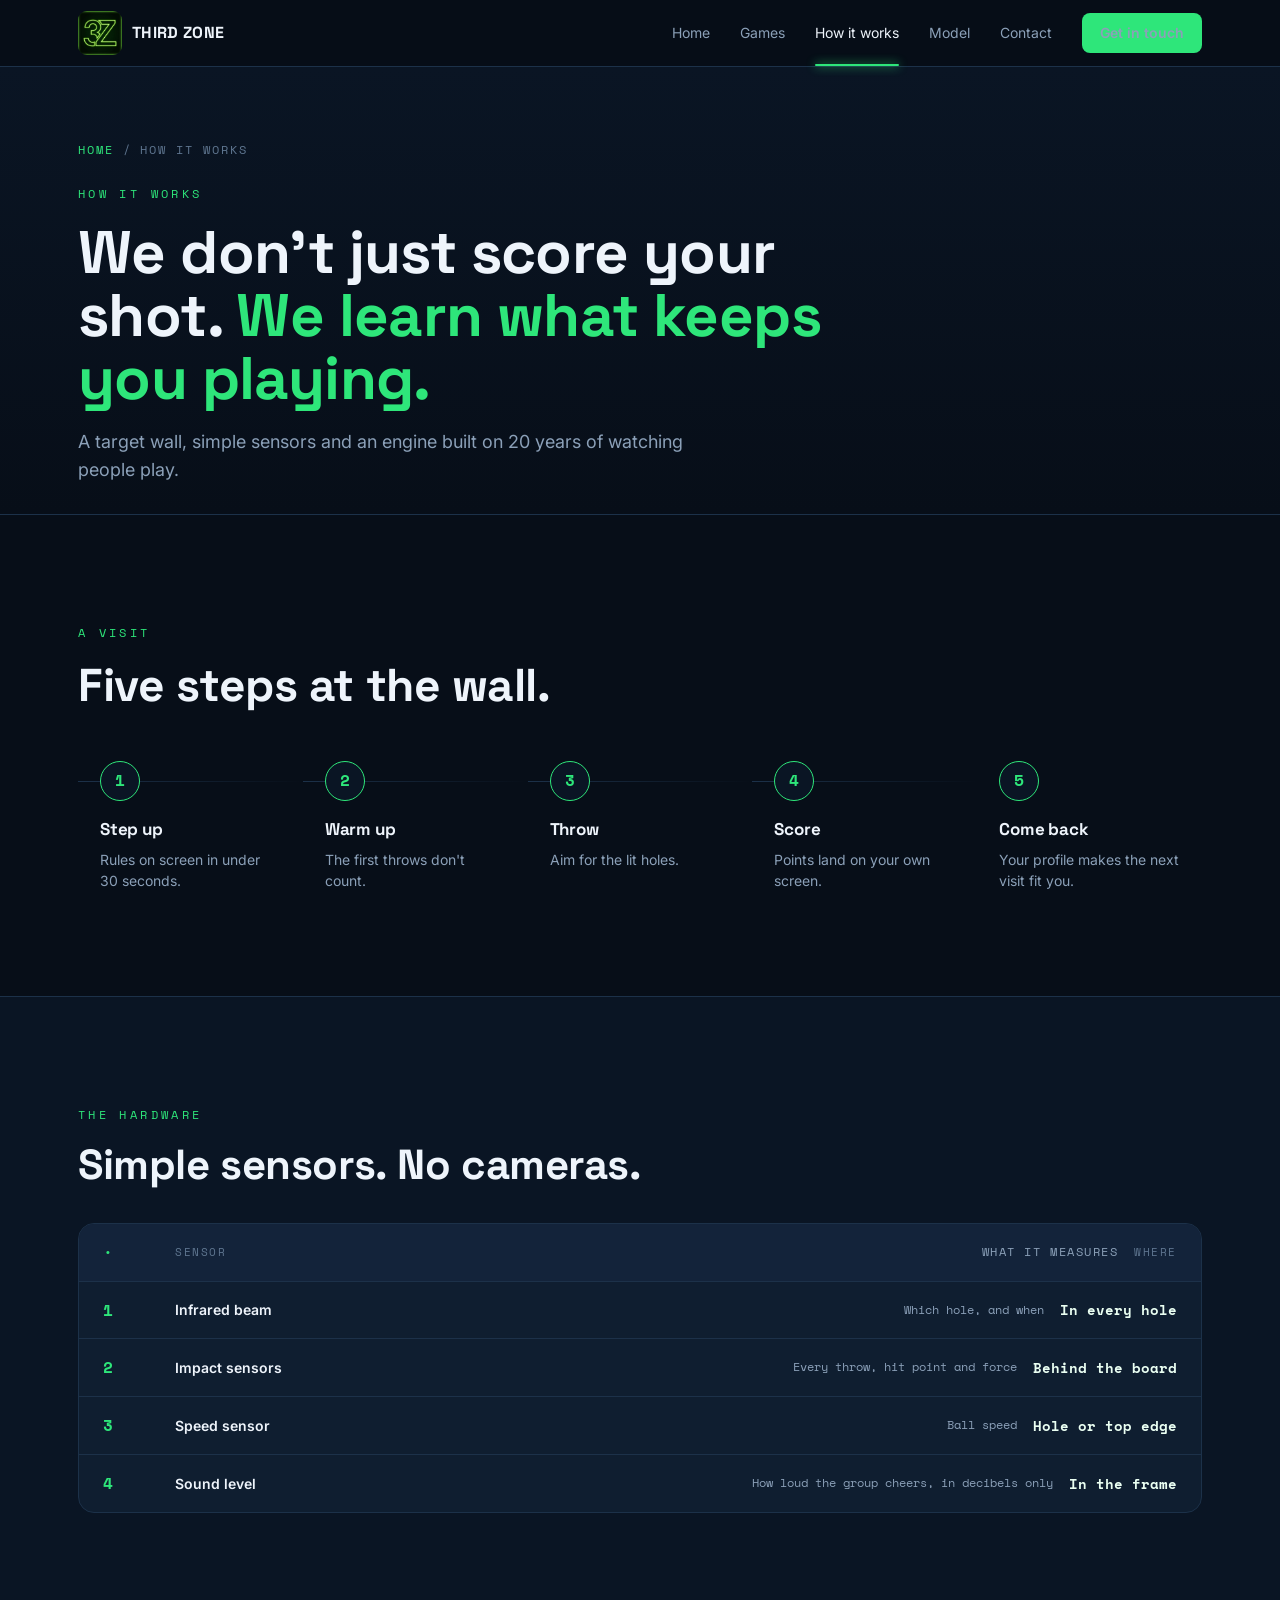
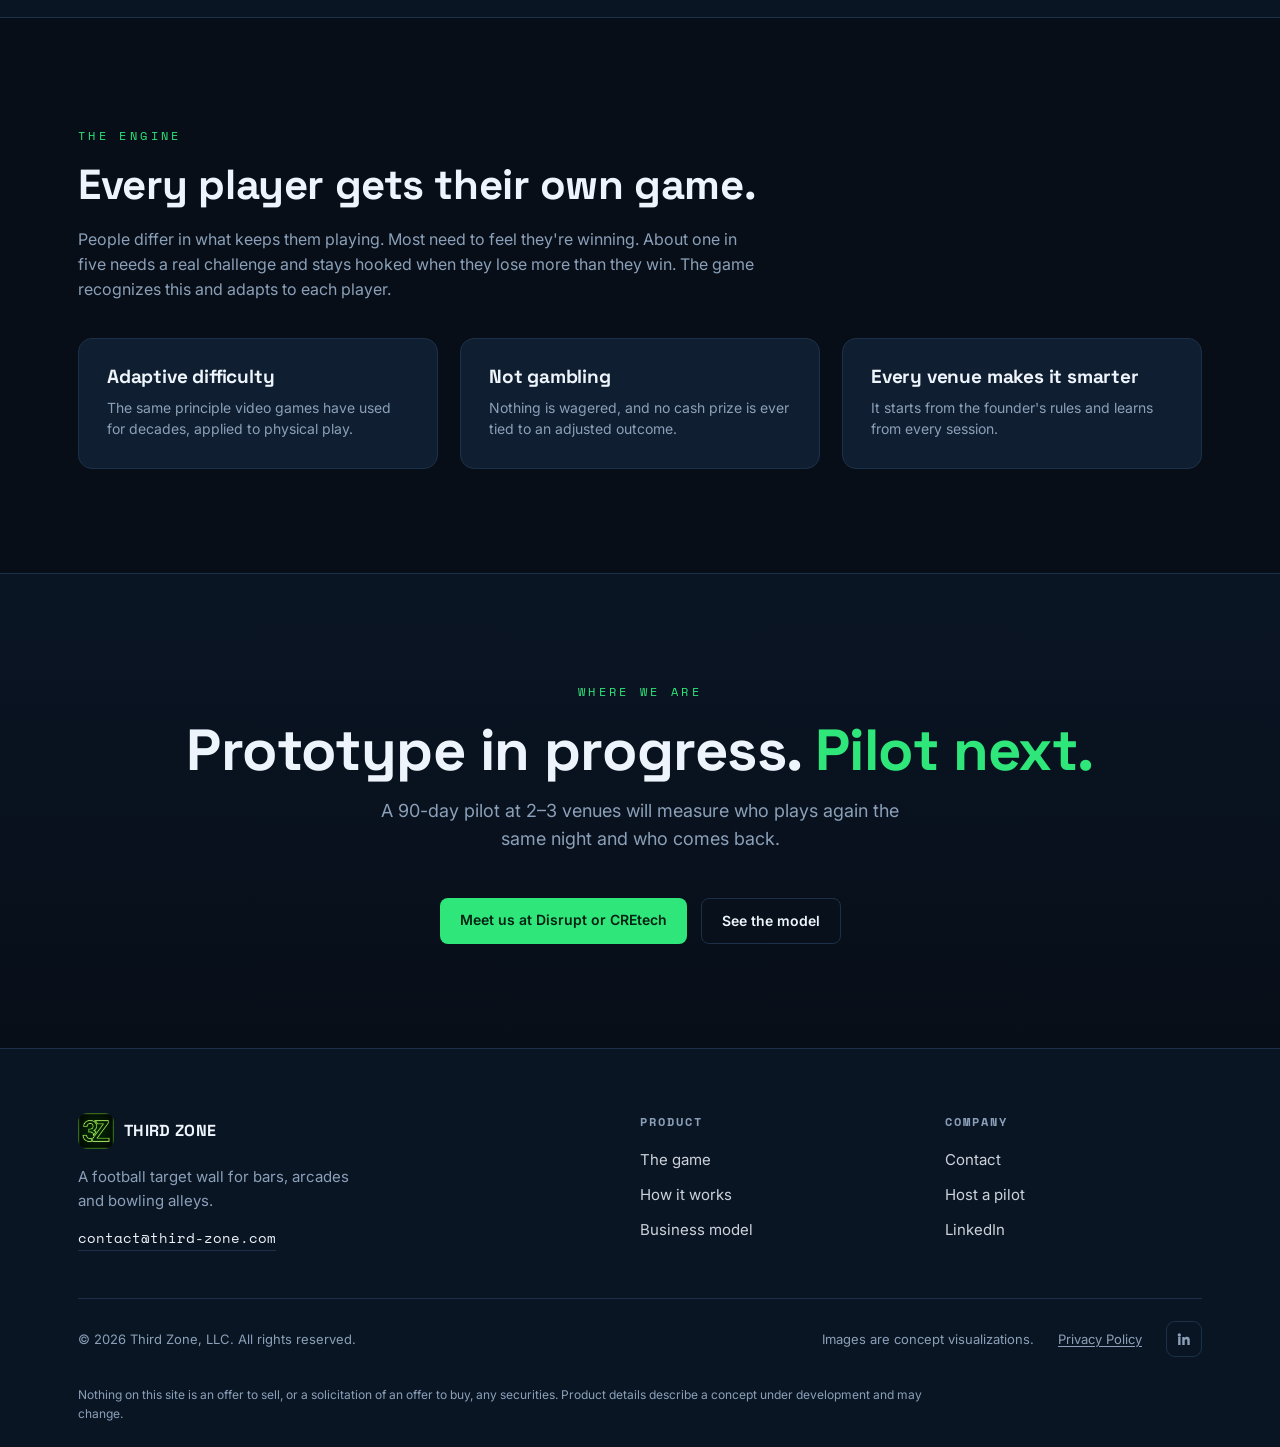
<file: how.html>
<!DOCTYPE html>
<html lang="en">
<head>
<meta charset="UTF-8">
<meta name="viewport" content="width=device-width, initial-scale=1.0">
<title>How it works — Third Zone</title>
<meta name="description" content="How Third Zone works: sensors in the wall score every throw, and the game adapts to each player. No cameras.">
<meta property="og:type" content="website">
<meta property="og:site_name" content="Third Zone">
<meta property="og:title" content="How it works — Third Zone">
<meta property="og:description" content="How Third Zone works: sensors in the wall score every throw, and the game adapts to each player. No cameras.">
<meta property="og:image" content="https://third-zone.com/assets/football-throw.jpg">
<meta name="twitter:card" content="summary_large_image">
<meta name="twitter:title" content="How it works — Third Zone">
<meta name="twitter:description" content="How Third Zone works: sensors in the wall score every throw, and the game adapts to each player. No cameras.">
<meta name="twitter:image" content="https://third-zone.com/assets/football-throw.jpg">
<link rel="preconnect" href="https://fonts.googleapis.com">
<link rel="preconnect" href="https://fonts.gstatic.com" crossorigin>
<link href="https://fonts.googleapis.com/css2?family=Space+Grotesk:wght@400;500;600;700&family=Inter:wght@400;500;600&family=Space+Mono:wght@400;700&display=swap" rel="stylesheet">
<link rel="stylesheet" href="styles.css">
<link rel="icon" href="assets/favicon.ico" sizes="any">
<link rel="icon" type="image/png" sizes="32x32" href="assets/favicon-32.png">
<link rel="apple-touch-icon" href="assets/apple-touch-icon.png">
</head>
<body>

<!-- NAV -->
<nav class="nav">
  <div class="wrap nav-inner">
    <a class="brand" href="index.html"><img class="brand-logo" src="assets/logo-nav.png" alt="Third Zone 3Z logo">THIRD ZONE</a>
    <div class="nav-links">
      <a href="index.html">Home</a>
      <a href="games.html">Games</a>
      <a href="how.html" class="active">How it works</a>
      <a href="model.html">Model</a>
      <a href="contact.html">Contact</a>
      <a href="contact.html" class="btn btn-primary">Get in touch</a>
    </div>
    <button class="hamb" id="hamb" aria-label="Menu" aria-expanded="false"><span></span><span></span><span></span></button>
  </div>
  <div class="mobile-panel" id="mobilePanel">
    <a href="index.html">Home</a>
    <a href="games.html">Games</a>
    <a href="how.html" class="active">How it works</a>
    <a href="model.html">Model</a>
    <a href="contact.html">Contact</a>
    <a href="contact.html" class="btn btn-primary">Get in touch</a>
  </div>
</nav>

<!-- PAGE HERO -->
<header class="page-hero">
  <div class="wrap">
    <div class="crumbs"><a href="index.html">Home</a> / How it works</div>
    <span class="eyebrow">How it works</span>
    <h1>We don't just score your shot. <span class="accent">We learn what keeps you playing.</span></h1>
    <p class="lead">A target wall, simple sensors and an engine built on 20 years of watching people play.</p>
  </div>
</header>

<!-- 5 STEPS -->
<section class="section">
  <div class="wrap">
    <span class="eyebrow">A visit</span>
    <h2 style="font-size:clamp(30px,4vw,46px);margin-bottom:52px;max-width:640px">Five steps at the wall.</h2>
    <div class="steps reveal">
      <div class="step"><div class="n">1</div><h3>Step up</h3><p>Rules on screen in under 30 seconds.</p></div>
      <div class="step"><div class="n">2</div><h3>Warm up</h3><p>The first throws don't count.</p></div>
      <div class="step"><div class="n">3</div><h3>Throw</h3><p>Aim for the lit holes.</p></div>
      <div class="step"><div class="n">4</div><h3>Score</h3><p>Points land on your own screen.</p></div>
      <div class="step"><div class="n">5</div><h3>Come back</h3><p>Your profile makes the next visit fit you.</p></div>
    </div>
  </div>
</section>

<!-- SENSORS -->
<section class="section how">
  <div class="wrap">
    <span class="eyebrow">The hardware</span>
    <h2 style="font-size:clamp(28px,4vw,42px);margin-bottom:36px">Simple sensors. No cameras.</h2>
    <div class="lb reveal">
      <div class="lb-row lb-head"><span class="lb-rank">&middot;</span><span>Sensor</span><span class="game-lbl">What it measures</span><span>Where</span></div>
      <div class="lb-row"><span class="lb-rank">1</span><span class="who">Infrared beam</span><span class="game-lbl">Which hole, and when</span><span class="score">In every hole</span></div>
      <div class="lb-row"><span class="lb-rank">2</span><span class="who">Impact sensors</span><span class="game-lbl">Every throw, hit point and force</span><span class="score">Behind the board</span></div>
      <div class="lb-row"><span class="lb-rank">3</span><span class="who">Speed sensor</span><span class="game-lbl">Ball speed</span><span class="score">Hole or top edge</span></div>
      <div class="lb-row"><span class="lb-rank">4</span><span class="who">Sound level</span><span class="game-lbl">How loud the group cheers, in decibels only</span><span class="score">In the frame</span></div>
    </div>
  </div>
</section>

<!-- ENGINE -->
<section class="section">
  <div class="wrap">
    <span class="eyebrow">The engine</span>
    <h2 style="font-size:clamp(28px,4vw,42px);margin-bottom:20px;max-width:760px">Every player gets their own game.</h2>
    <p class="lead" style="color:var(--muted);max-width:680px;margin-bottom:36px">People differ in what keeps them playing. Most need to feel they're winning. About one in five needs a real challenge and stays hooked when they lose more than they win. The game recognizes this and adapts to each player.</p>
    <div class="feat-grid reveal">
      <div class="feat"><h3>Adaptive difficulty</h3><p>The same principle video games have used for decades, applied to physical play.</p></div>
      <div class="feat"><h3>Not gambling</h3><p>Nothing is wagered, and no cash prize is ever tied to an adjusted outcome.</p></div>
      <div class="feat"><h3>Every venue makes it smarter</h3><p>It starts from the founder's rules and learns from every session.</p></div>
    </div>
  </div>
</section>

<!-- CTA -->
<section class="section cta">
  <div class="wrap">
    <span class="eyebrow">Where we are</span>
    <h2>Prototype in progress. <span class="accent">Pilot next.</span></h2>
    <p class="lead">A 90-day pilot at 2&ndash;3 venues will measure who plays again the same night and who comes back.</p>
    <div class="hero-cta" style="justify-content:center">
      <a href="contact.html" class="btn btn-primary">Meet us at Disrupt or CREtech</a>
      <a href="model.html" class="btn btn-ghost">See the model</a>
    </div>
  </div>
</section>

<!-- FOOTER -->
<footer class="site-foot">
  <div class="wrap">
    <div class="sf-top">
      <div class="sf-brand">
        <a class="brand" href="index.html"><img class="brand-logo" src="assets/logo-nav.png" alt="Third Zone 3Z logo">THIRD ZONE</a>
        <p>A football target wall for bars, arcades and bowling alleys.</p>
        <a class="sf-mail" href="mailto:contact@third-zone.com">contact@third-zone.com</a>
      </div>
      <nav class="sf-col" aria-label="Product">
        <h4>Product</h4>
        <a href="games.html">The game</a>
        <a href="how.html">How it works</a>
        <a href="model.html">Business model</a>
      </nav>
      <nav class="sf-col" aria-label="Company">
        <h4>Company</h4>
        <a href="contact.html">Contact</a>
        <a href="contact.html">Host a pilot</a>
        <a href="https://www.linkedin.com/company/third-zone-lls/" target="_blank" rel="noopener">LinkedIn</a>
      </nav>
    </div>
    <div class="sf-bottom">
      <span>&copy; 2026 Third Zone, LLC. All rights reserved.</span>
      <span>Images are concept visualizations.</span>
      <a class="sf-link" href="privacy.html">Privacy Policy</a>
      <a class="sf-social" href="https://www.linkedin.com/company/third-zone-lls/" target="_blank" rel="noopener" aria-label="Third Zone on LinkedIn"><svg viewBox="0 0 24 24" aria-hidden="true"><path d="M4.98 3.5a2.5 2.5 0 1 1 0 5 2.5 2.5 0 0 1 0-5zM3.2 9h3.6v12H3.2zM9.4 9h3.45v1.64h.05c.48-.91 1.65-1.87 3.4-1.87 3.64 0 4.3 2.4 4.3 5.52V21h-3.6v-5.5c0-1.31-.02-3-1.83-3-1.83 0-2.11 1.43-2.11 2.9V21H9.4z"/></svg></a>
    </div>
    <p class="sf-legal">Nothing on this site is an offer to sell, or a solicitation of an offer to buy, any securities. Product details describe a concept under development and may change.</p>
  </div>
</footer>

<script src="app.js"></script>
</body>
</html>
</file>
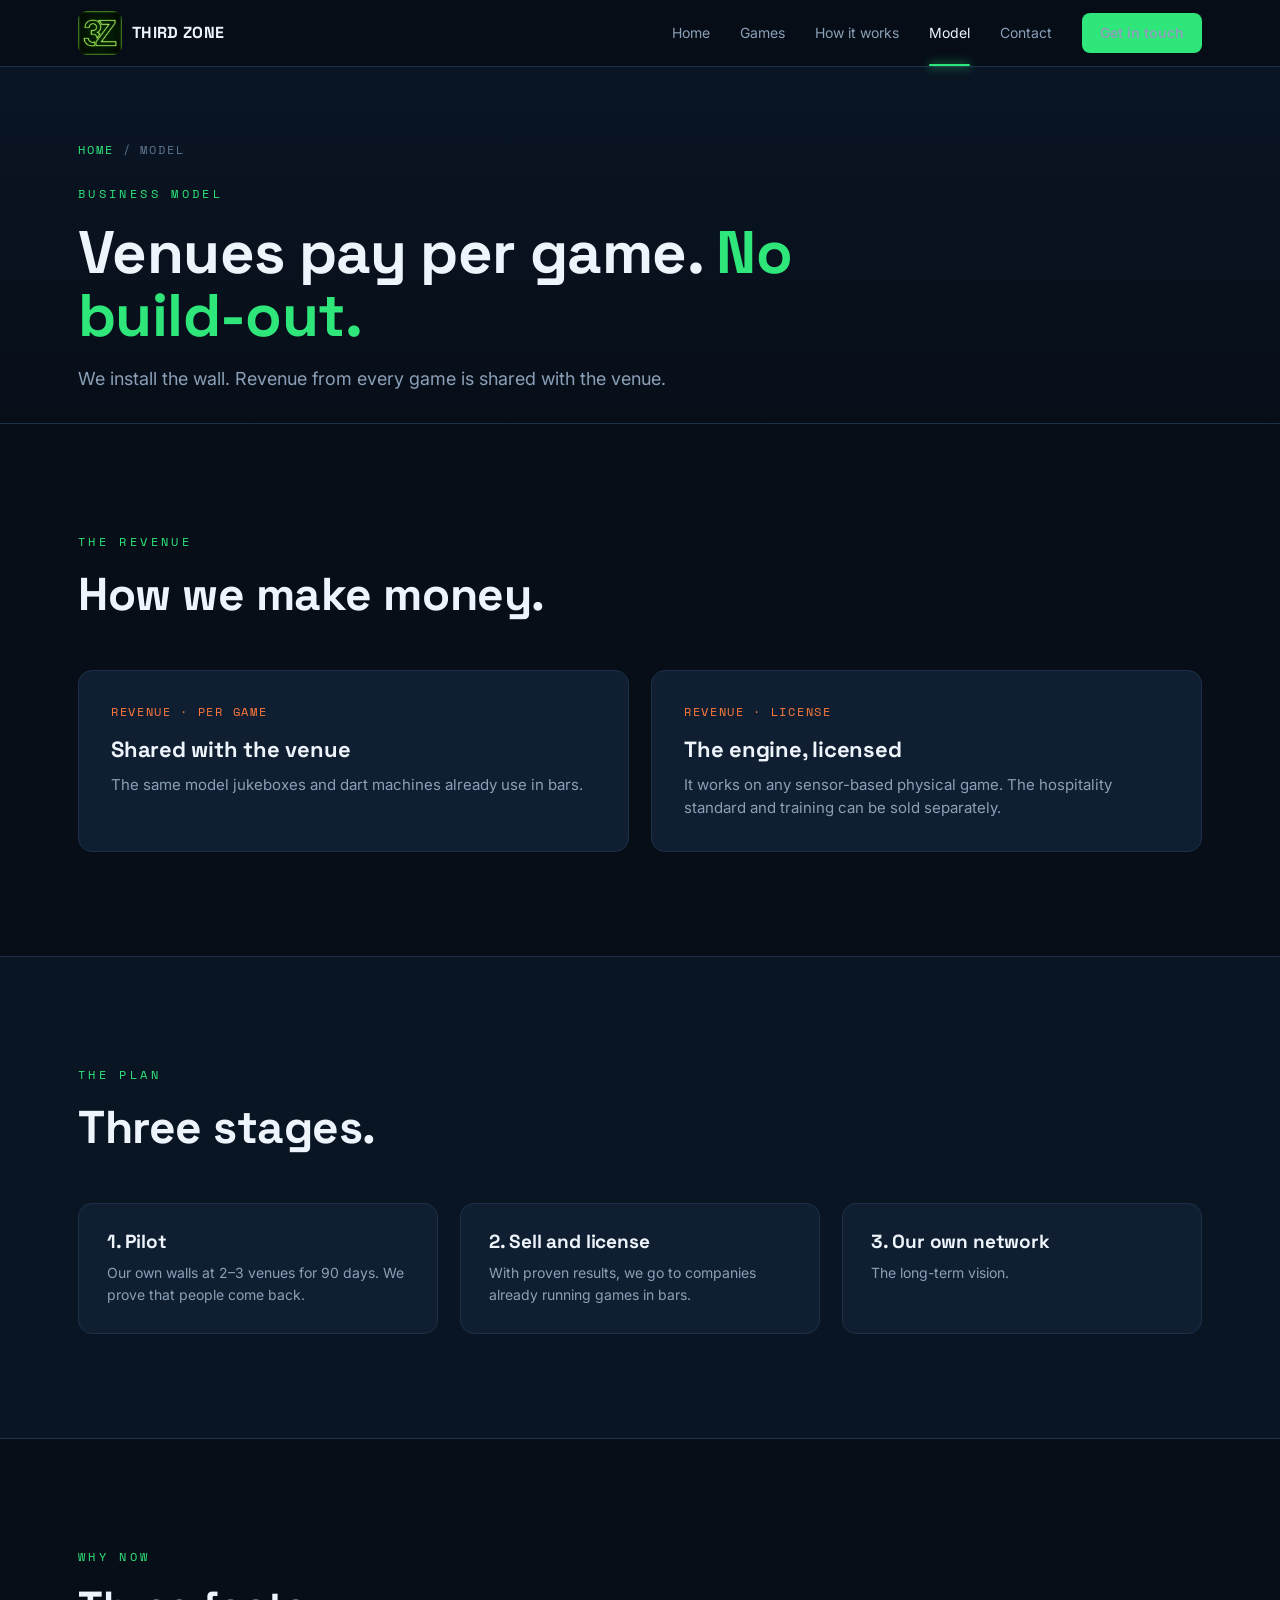
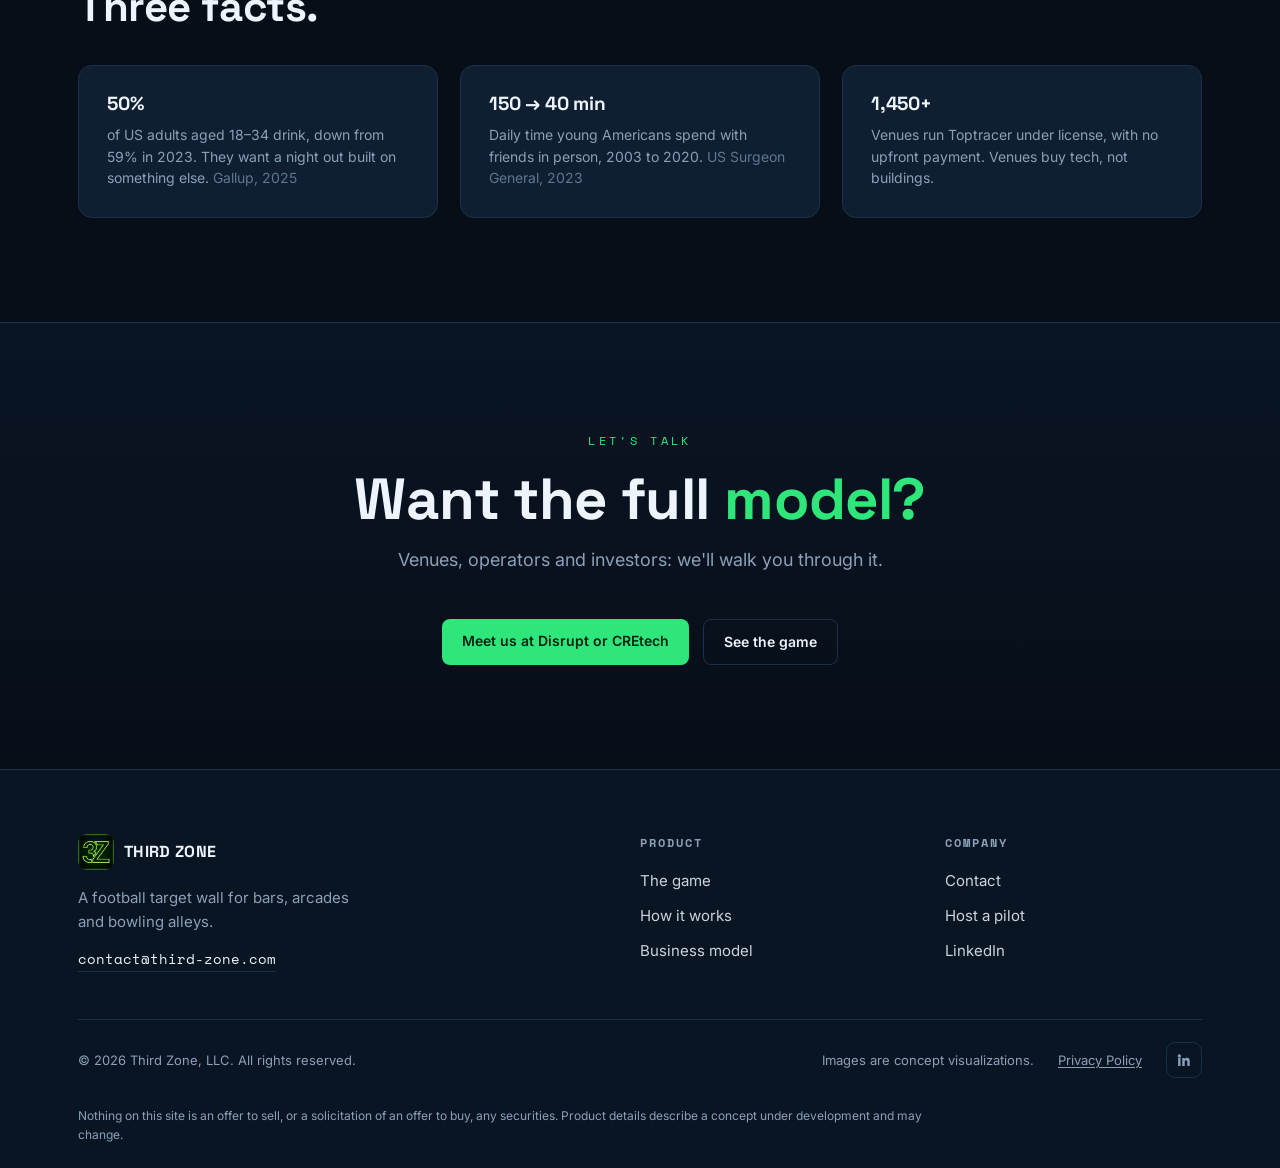
<file: model.html>
<!DOCTYPE html>
<html lang="en">
<head>
<meta charset="UTF-8">
<meta name="viewport" content="width=device-width, initial-scale=1.0">
<title>Model — Third Zone</title>
<meta name="description" content="The Third Zone model — two revenue streams from every guest, and two ways to scale: own venues and licensing the technology to other operators.">
<meta property="og:type" content="website">
<meta property="og:site_name" content="Third Zone">
<meta property="og:title" content="Model — Third Zone">
<meta property="og:description" content="The Third Zone model — two revenue streams from every guest, and two ways to scale: own venues and licensing the technology to other operators.">
<meta property="og:image" content="https://third-zone.com/assets/football-throw.jpg">
<meta name="twitter:card" content="summary_large_image">
<meta name="twitter:title" content="Model — Third Zone">
<meta name="twitter:description" content="The Third Zone model — two revenue streams from every guest, and two ways to scale: own venues and licensing the technology to other operators.">
<meta name="twitter:image" content="https://third-zone.com/assets/football-throw.jpg">
<link rel="preconnect" href="https://fonts.googleapis.com">
<link rel="preconnect" href="https://fonts.gstatic.com" crossorigin>
<link href="https://fonts.googleapis.com/css2?family=Space+Grotesk:wght@400;500;600;700&family=Inter:wght@400;500;600&family=Space+Mono:wght@400;700&display=swap" rel="stylesheet">
<link rel="stylesheet" href="styles.css">
<link rel="icon" href="assets/favicon.ico" sizes="any">
<link rel="icon" type="image/png" sizes="32x32" href="assets/favicon-32.png">
<link rel="apple-touch-icon" href="assets/apple-touch-icon.png">
</head>
<body>

<!-- NAV -->
<nav class="nav">
  <div class="wrap nav-inner">
    <a class="brand" href="index.html"><img class="brand-logo" src="assets/logo-nav.png" alt="Third Zone 3Z logo">THIRD ZONE</a>
    <div class="nav-links">
      <a href="index.html">Home</a>
      <a href="games.html">Games</a>
      <a href="how.html">How it works</a>
      <a href="model.html" class="active">Model</a>
      <a href="contact.html">Contact</a>
      <a href="contact.html" class="btn btn-primary">Get in touch</a>
    </div>
    <button class="hamb" id="hamb" aria-label="Menu" aria-expanded="false"><span></span><span></span><span></span></button>
  </div>
  <div class="mobile-panel" id="mobilePanel">
    <a href="index.html">Home</a>
    <a href="games.html">Games</a>
    <a href="how.html">How it works</a>
    <a href="model.html" class="active">Model</a>
    <a href="contact.html">Contact</a>
    <a href="contact.html" class="btn btn-primary">Get in touch</a>
  </div>
</nav>

<!-- PAGE HERO -->
<header class="page-hero">
  <div class="wrap">
    <div class="crumbs"><a href="index.html">Home</a> / Model</div>
    <span class="eyebrow">Business model</span>
    <h1>Venues pay per game. <span class="accent">No build-out.</span></h1>
    <p class="lead">We install the wall. Revenue from every game is shared with the venue.</p>
  </div>
</header>

<!-- REVENUE -->
<section class="section model">
  <div class="wrap">
    <span class="eyebrow">The revenue</span>
    <h2>How we make money.</h2>
    <div class="model-grid reveal">
      <div class="mcard">
        <div class="k">Revenue &middot; Per game</div>
        <h3>Shared with the venue</h3>
        <p>The same model jukeboxes and dart machines already use in bars.</p>
      </div>
      <div class="mcard">
        <div class="k">Revenue &middot; License</div>
        <h3>The engine, licensed</h3>
        <p>It works on any sensor-based physical game. The hospitality standard and training can be sold separately.</p>
      </div>
    </div>
  </div>
</section>

<!-- GROWTH -->
<section class="section how">
  <div class="wrap">
    <span class="eyebrow">The plan</span>
    <h2>Three stages.</h2>
    <div class="feat-grid reveal">
      <div class="feat"><h3>1. Pilot</h3><p>Our own walls at 2&ndash;3 venues for 90 days. We prove that people come back.</p></div>
      <div class="feat"><h3>2. Sell and license</h3><p>With proven results, we go to companies already running games in bars.</p></div>
      <div class="feat"><h3>3. Our own network</h3><p>The long-term vision.</p></div>
    </div>
  </div>
</section>

<!-- WHY NOW -->
<section class="section">
  <div class="wrap">
    <span class="eyebrow">Why now</span>
    <h2 style="font-size:clamp(28px,4vw,42px);margin-bottom:36px">Three facts.</h2>
    <div class="feat-grid reveal">
      <div class="feat"><h3>50%</h3><p>of US adults aged 18&ndash;34 drink, down from 59% in 2023. They want a night out built on something else. <span style="color:var(--muted-2)">Gallup, 2025</span></p></div>
      <div class="feat"><h3>150 &rarr; 40 min</h3><p>Daily time young Americans spend with friends in person, 2003 to 2020. <span style="color:var(--muted-2)">US Surgeon General, 2023</span></p></div>
      <div class="feat"><h3>1,450+</h3><p>Venues run Toptracer under license, with no upfront payment. Venues buy tech, not buildings.</p></div>
    </div>
  </div>
</section>

<!-- CTA -->
<section class="section cta">
  <div class="wrap">
    <span class="eyebrow">Let's talk</span>
    <h2>Want the full <span class="accent">model?</span></h2>
    <p class="lead">Venues, operators and investors: we'll walk you through it.</p>
    <div class="hero-cta" style="justify-content:center">
      <a href="contact.html" class="btn btn-primary">Meet us at Disrupt or CREtech</a>
      <a href="games.html" class="btn btn-ghost">See the game</a>
    </div>
  </div>
</section>

<!-- FOOTER -->
<footer class="site-foot">
  <div class="wrap">
    <div class="sf-top">
      <div class="sf-brand">
        <a class="brand" href="index.html"><img class="brand-logo" src="assets/logo-nav.png" alt="Third Zone 3Z logo">THIRD ZONE</a>
        <p>A football target wall for bars, arcades and bowling alleys.</p>
        <a class="sf-mail" href="mailto:contact@third-zone.com">contact@third-zone.com</a>
      </div>
      <nav class="sf-col" aria-label="Product">
        <h4>Product</h4>
        <a href="games.html">The game</a>
        <a href="how.html">How it works</a>
        <a href="model.html">Business model</a>
      </nav>
      <nav class="sf-col" aria-label="Company">
        <h4>Company</h4>
        <a href="contact.html">Contact</a>
        <a href="contact.html">Host a pilot</a>
        <a href="https://www.linkedin.com/company/third-zone-lls/" target="_blank" rel="noopener">LinkedIn</a>
      </nav>
    </div>
    <div class="sf-bottom">
      <span>&copy; 2026 Third Zone, LLC. All rights reserved.</span>
      <span>Images are concept visualizations.</span>
      <a class="sf-link" href="privacy.html">Privacy Policy</a>
      <a class="sf-social" href="https://www.linkedin.com/company/third-zone-lls/" target="_blank" rel="noopener" aria-label="Third Zone on LinkedIn"><svg viewBox="0 0 24 24" aria-hidden="true"><path d="M4.98 3.5a2.5 2.5 0 1 1 0 5 2.5 2.5 0 0 1 0-5zM3.2 9h3.6v12H3.2zM9.4 9h3.45v1.64h.05c.48-.91 1.65-1.87 3.4-1.87 3.64 0 4.3 2.4 4.3 5.52V21h-3.6v-5.5c0-1.31-.02-3-1.83-3-1.83 0-2.11 1.43-2.11 2.9V21H9.4z"/></svg></a>
    </div>
    <p class="sf-legal">Nothing on this site is an offer to sell, or a solicitation of an offer to buy, any securities. Product details describe a concept under development and may change.</p>
  </div>
</footer>

<script src="app.js"></script>
</body>
</html>
</file>
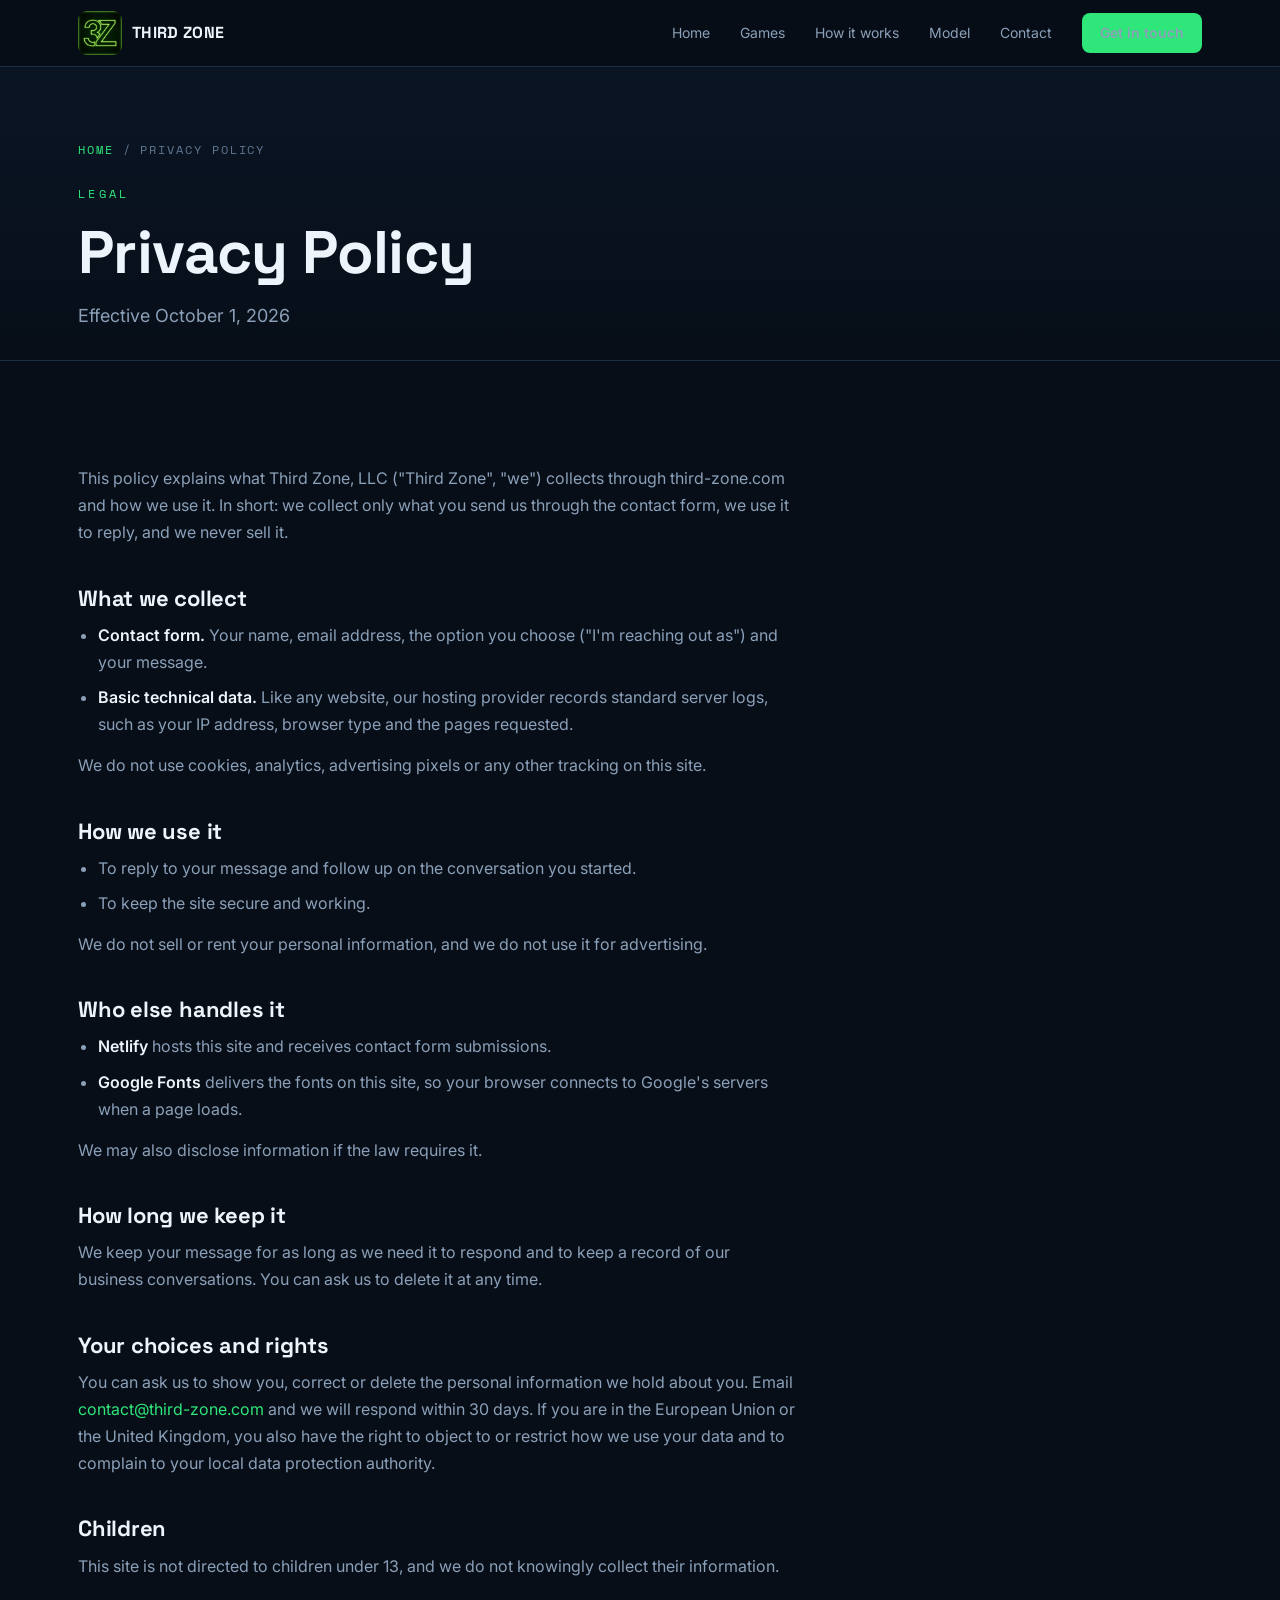
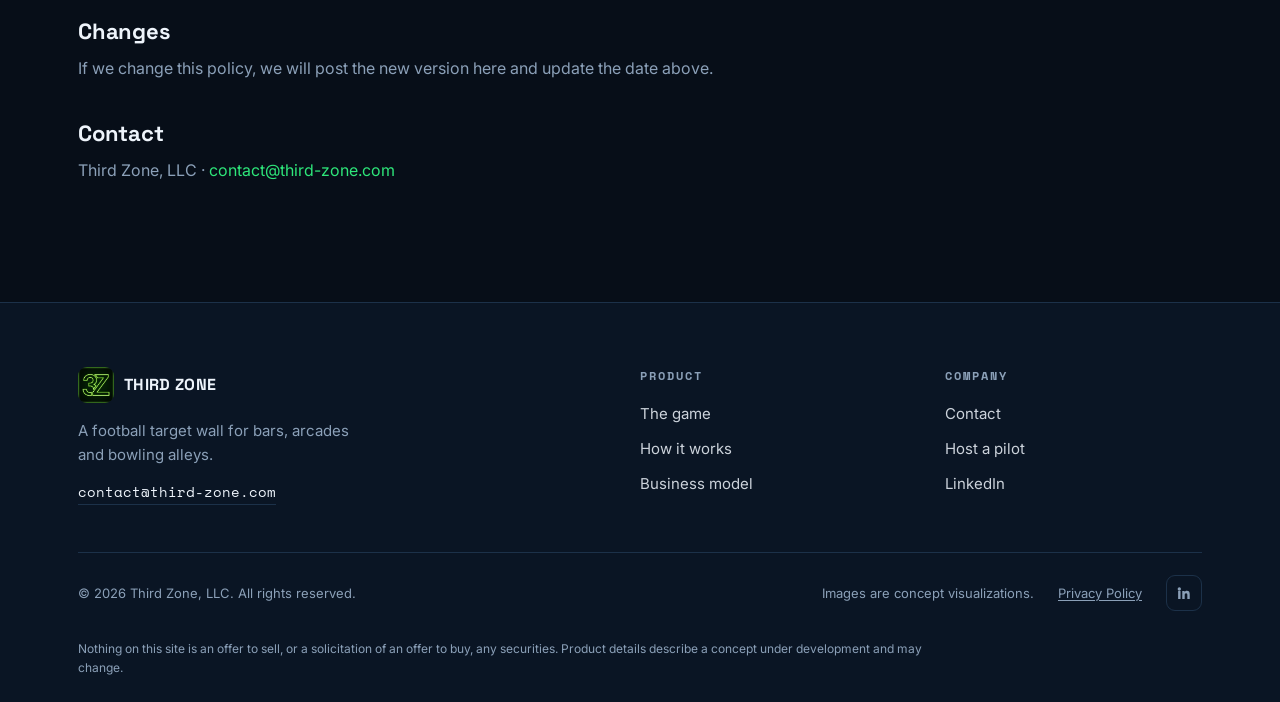
<file: privacy.html>
<!DOCTYPE html>
<html lang="en">
<head>
<meta charset="UTF-8">
<meta name="viewport" content="width=device-width, initial-scale=1.0">
<title>Privacy Policy — Third Zone</title>
<meta name="description" content="Get in touch with Third Zone — for real estate partners, investors and venue operators who want the games in their space.">
<meta property="og:type" content="website">
<meta property="og:site_name" content="Third Zone">
<meta property="og:title" content="Privacy Policy — Third Zone">
<meta property="og:description" content="Get in touch with Third Zone — for real estate partners, investors and venue operators who want the games in their space.">
<meta property="og:image" content="https://third-zone.com/assets/football-throw.jpg">
<meta name="twitter:card" content="summary_large_image">
<meta name="twitter:title" content="Privacy Policy — Third Zone">
<meta name="twitter:description" content="Get in touch with Third Zone — for real estate partners, investors and venue operators who want the games in their space.">
<meta name="twitter:image" content="https://third-zone.com/assets/football-throw.jpg">
<link rel="preconnect" href="https://fonts.googleapis.com">
<link rel="preconnect" href="https://fonts.gstatic.com" crossorigin>
<link href="https://fonts.googleapis.com/css2?family=Space+Grotesk:wght@400;500;600;700&family=Inter:wght@400;500;600&family=Space+Mono:wght@400;700&display=swap" rel="stylesheet">
<link rel="stylesheet" href="styles.css">
<link rel="icon" href="assets/favicon.ico" sizes="any">
<link rel="icon" type="image/png" sizes="32x32" href="assets/favicon-32.png">
<link rel="apple-touch-icon" href="assets/apple-touch-icon.png">
</head>
<body>

<!-- NAV -->
<nav class="nav">
  <div class="wrap nav-inner">
    <a class="brand" href="index.html"><img class="brand-logo" src="assets/logo-nav.png" alt="Third Zone 3Z logo">THIRD ZONE</a>
    <div class="nav-links">
      <a href="index.html">Home</a>
      <a href="games.html">Games</a>
      <a href="how.html">How it works</a>
      <a href="model.html">Model</a>
      <a href="contact.html">Contact</a>
      <a href="contact.html" class="btn btn-primary">Get in touch</a>
    </div>
    <button class="hamb" id="hamb" aria-label="Menu" aria-expanded="false"><span></span><span></span><span></span></button>
  </div>
  <div class="mobile-panel" id="mobilePanel">
    <a href="index.html">Home</a>
    <a href="games.html">Games</a>
    <a href="how.html">How it works</a>
    <a href="model.html">Model</a>
    <a href="contact.html">Contact</a>
    <a href="contact.html" class="btn btn-primary">Get in touch</a>
  </div>
</nav>

<!-- PAGE HERO -->
<header class="page-hero">
  <div class="wrap">
    <div class="crumbs"><a href="index.html">Home</a> / Privacy Policy</div>
    <span class="eyebrow">Legal</span>
    <h1>Privacy Policy</h1>
    <p class="lead">Effective October 1, 2026</p>
  </div>
</header>

<!-- POLICY -->
<section class="section legal">
  <div class="wrap">
    <div class="legal-body">
      <p>This policy explains what Third Zone, LLC ("Third Zone", "we") collects through third-zone.com and how we use it. In short: we collect only what you send us through the contact form, we use it to reply, and we never sell it.</p>

      <h2>What we collect</h2>
      <ul>
        <li><b>Contact form.</b> Your name, email address, the option you choose ("I'm reaching out as") and your message.</li>
        <li><b>Basic technical data.</b> Like any website, our hosting provider records standard server logs, such as your IP address, browser type and the pages requested.</li>
      </ul>
      <p>We do not use cookies, analytics, advertising pixels or any other tracking on this site.</p>

      <h2>How we use it</h2>
      <ul>
        <li>To reply to your message and follow up on the conversation you started.</li>
        <li>To keep the site secure and working.</li>
      </ul>
      <p>We do not sell or rent your personal information, and we do not use it for advertising.</p>

      <h2>Who else handles it</h2>
      <ul>
        <li><b>Netlify</b> hosts this site and receives contact form submissions.</li>
        <li><b>Google Fonts</b> delivers the fonts on this site, so your browser connects to Google's servers when a page loads.</li>
      </ul>
      <p>We may also disclose information if the law requires it.</p>

      <h2>How long we keep it</h2>
      <p>We keep your message for as long as we need it to respond and to keep a record of our business conversations. You can ask us to delete it at any time.</p>

      <h2>Your choices and rights</h2>
      <p>You can ask us to show you, correct or delete the personal information we hold about you. Email <a class="accent" href="mailto:contact@third-zone.com">contact@third-zone.com</a> and we will respond within 30 days. If you are in the European Union or the United Kingdom, you also have the right to object to or restrict how we use your data and to complain to your local data protection authority.</p>

      <h2>Children</h2>
      <p>This site is not directed to children under 13, and we do not knowingly collect their information.</p>

      <h2>Changes</h2>
      <p>If we change this policy, we will post the new version here and update the date above.</p>

      <h2>Contact</h2>
      <p>Third Zone, LLC &middot; <a class="accent" href="mailto:contact@third-zone.com">contact@third-zone.com</a></p>
    </div>
  </div>
</section>

<!-- FOOTER -->
<footer class="site-foot">
  <div class="wrap">
    <div class="sf-top">
      <div class="sf-brand">
        <a class="brand" href="index.html"><img class="brand-logo" src="assets/logo-nav.png" alt="Third Zone 3Z logo">THIRD ZONE</a>
        <p>A football target wall for bars, arcades and bowling alleys.</p>
        <a class="sf-mail" href="mailto:contact@third-zone.com">contact@third-zone.com</a>
      </div>
      <nav class="sf-col" aria-label="Product">
        <h4>Product</h4>
        <a href="games.html">The game</a>
        <a href="how.html">How it works</a>
        <a href="model.html">Business model</a>
      </nav>
      <nav class="sf-col" aria-label="Company">
        <h4>Company</h4>
        <a href="contact.html">Contact</a>
        <a href="contact.html">Host a pilot</a>
        <a href="https://www.linkedin.com/company/third-zone-lls/" target="_blank" rel="noopener">LinkedIn</a>
      </nav>
    </div>
    <div class="sf-bottom">
      <span>&copy; 2026 Third Zone, LLC. All rights reserved.</span>
      <span>Images are concept visualizations.</span>
      <a class="sf-link" href="privacy.html">Privacy Policy</a>
      <a class="sf-social" href="https://www.linkedin.com/company/third-zone-lls/" target="_blank" rel="noopener" aria-label="Third Zone on LinkedIn"><svg viewBox="0 0 24 24" aria-hidden="true"><path d="M4.98 3.5a2.5 2.5 0 1 1 0 5 2.5 2.5 0 0 1 0-5zM3.2 9h3.6v12H3.2zM9.4 9h3.45v1.64h.05c.48-.91 1.65-1.87 3.4-1.87 3.64 0 4.3 2.4 4.3 5.52V21h-3.6v-5.5c0-1.31-.02-3-1.83-3-1.83 0-2.11 1.43-2.11 2.9V21H9.4z"/></svg></a>
    </div>
    <p class="sf-legal">Nothing on this site is an offer to sell, or a solicitation of an offer to buy, any securities. Product details describe a concept under development and may change.</p>
  </div>
</footer>

<script src="app.js"></script>
</body>
</html>
</file>
<file: styles.css>
/* ================= THIRD ZONE — shared styles ================= */
:root{
  --bg:#070e18;
  --bg-2:#0a1524;
  --panel:#0f1e30;
  --panel-2:#13233a;
  --line:#1c3149;
  --green:#2ee67a;
  --green-dim:#1fae5c;
  --orange:#ff7a3c;
  --text:#eef4fb;
  --muted:#8ba0b8;
  --muted-2:#5f7690;
  --display:'Space Grotesk',sans-serif;
  --body:'Inter',sans-serif;
  --mono:'Space Mono',monospace;
  --maxw:1180px;
}
*{box-sizing:border-box;margin:0;padding:0}
html{scroll-behavior:smooth}
body{
  background:var(--bg);
  color:var(--text);
  font-family:var(--body);
  line-height:1.55;
  -webkit-font-smoothing:antialiased;
  overflow-x:hidden;
}
a{color:inherit;text-decoration:none}
img{display:block;max-width:100%}
.wrap{max-width:var(--maxw);margin:0 auto;padding:0 28px}
.eyebrow{
  font-family:var(--mono);
  font-size:12px;
  letter-spacing:.28em;
  text-transform:uppercase;
  color:var(--green);
  display:inline-block;
  margin-bottom:18px;
}
h1,h2,h3{font-family:var(--display);font-weight:700;line-height:1.05;letter-spacing:-.01em}
.section{padding:104px 0;position:relative}
.accent{color:var(--green)}

/* ---------- NAV ---------- */
.nav{
  position:sticky;top:0;z-index:50;
  backdrop-filter:blur(14px);
  background:rgba(7,14,24,.72);
  border-bottom:1px solid var(--line);
}
.nav-inner{display:flex;align-items:center;justify-content:space-between;height:66px}
.brand{font-family:var(--display);font-weight:700;font-size:16px;letter-spacing:.02em;display:flex;align-items:center;gap:10px}
.brand .dot{width:10px;height:10px;border-radius:50%;background:var(--green);box-shadow:0 0 14px var(--green)}
.brand-logo{width:44px;height:44px;border-radius:9px;object-fit:cover;display:block;flex:0 0 auto}
.foot .brand-logo{width:32px;height:32px}
.nav-links{display:flex;gap:30px;align-items:center}
.nav-links a{font-size:14px;color:var(--muted);transition:color .2s;position:relative}
.nav-links a:hover{color:var(--text)}
.nav-links a.active{color:var(--text)}
.nav-links a.active:not(.btn)::after{
  content:"";position:absolute;left:0;right:0;bottom:-22px;height:2px;
  background:var(--green);box-shadow:0 0 10px var(--green);border-radius:2px;
}
.btn{
  font-family:var(--body);font-weight:600;font-size:14px;
  padding:11px 20px;border-radius:8px;cursor:pointer;border:none;
  transition:transform .15s ease, box-shadow .2s ease, background .2s;
  display:inline-block;
}
.btn-primary{background:var(--green);color:#052213;box-shadow:0 0 0 rgba(46,230,122,0)}
.btn-primary:hover{transform:translateY(-2px);box-shadow:0 8px 26px rgba(46,230,122,.32)}
.btn-ghost{background:transparent;color:var(--text);border:1px solid var(--line)}
.btn-ghost:hover{border-color:var(--green);color:var(--green)}
.nav .btn{padding:9px 18px}
.nav-menu-btn{display:none}

/* hamburger */
.hamb{
  display:none;flex-direction:column;gap:5px;background:transparent;border:none;
  cursor:pointer;padding:8px;
}
.hamb span{display:block;width:24px;height:2px;background:var(--text);border-radius:2px;transition:transform .25s,opacity .25s}
.hamb.open span:nth-child(1){transform:translateY(7px) rotate(45deg)}
.hamb.open span:nth-child(2){opacity:0}
.hamb.open span:nth-child(3){transform:translateY(-7px) rotate(-45deg)}
.mobile-panel{
  display:none;flex-direction:column;gap:4px;
  border-bottom:1px solid var(--line);
  background:rgba(7,14,24,.96);backdrop-filter:blur(14px);
}
.mobile-panel.open{display:flex}
.mobile-panel a{padding:14px 28px;font-size:15px;color:var(--muted);border-top:1px solid var(--line)}
.mobile-panel a.active,.mobile-panel a:hover{color:var(--text);background:rgba(46,230,122,.06)}
.mobile-panel .btn{margin:14px 28px;text-align:center}

/* ---------- HERO ---------- */
.hero{padding:70px 0 96px;position:relative}
.hero-grid{display:grid;grid-template-columns:1.05fr 1fr;gap:56px;align-items:center}
.hero h1{font-size:clamp(40px,6vw,74px);margin-bottom:26px}
.hero h1 .accent{color:var(--green)}
.hero-sub{font-size:19px;color:var(--muted);max-width:480px;margin-bottom:14px}
.hero-tag{font-family:var(--display);font-style:italic;color:var(--green);font-size:18px;margin:26px 0 34px}
.hero-cta{display:flex;gap:14px;flex-wrap:wrap}
.hero-visual{position:relative;border-radius:16px;overflow:hidden;border:1px solid var(--line);box-shadow:0 40px 100px rgba(0,0,0,.55)}
.hero-visual img{width:100%;height:100%;object-fit:cover;aspect-ratio:1600/1121}
.hero-visual::after{content:"";position:absolute;inset:0;background:linear-gradient(160deg,rgba(7,14,24,0) 40%,rgba(7,14,24,.35))}

/* ---------- SCOREBOARD HUD ---------- */
.hud{
  position:absolute;left:18px;bottom:18px;right:18px;z-index:3;
  border:1.5px solid var(--green);
  border-radius:10px;
  background:rgba(6,18,14,.82);
  box-shadow:0 0 22px rgba(46,230,122,.35), inset 0 0 20px rgba(46,230,122,.08);
  padding:14px 16px;
  font-family:var(--mono);
  backdrop-filter:blur(3px);
}
.hud-top{display:flex;justify-content:space-between;align-items:center;font-size:11px;letter-spacing:.12em;color:var(--green);margin-bottom:10px}
.hud-live{display:flex;align-items:center;gap:7px}
.hud-live .pulse{width:7px;height:7px;border-radius:50%;background:var(--green);animation:pulse 1.4s infinite}
@keyframes pulse{0%,100%{opacity:1}50%{opacity:.45}}
.hud-stats{display:grid;grid-template-columns:repeat(3,1fr);gap:8px}
.hud-stat{border-left:2px solid rgba(46,230,122,.4);padding-left:10px}
.hud-stat .val{font-size:clamp(22px,3.4vw,30px);font-weight:700;color:#eafff2;line-height:1;letter-spacing:.02em}
.hud-stat .val .unit{font-size:12px;color:var(--green);margin-left:3px;font-weight:400}
.hud-stat .lbl{font-size:10px;letter-spacing:.18em;color:var(--muted-2);text-transform:uppercase;margin-top:6px}

/* ---------- SUBPAGE HERO ---------- */
.page-hero{padding:74px 0 30px;position:relative;border-bottom:1px solid var(--line);background:linear-gradient(180deg,var(--bg-2),var(--bg))}
.page-hero h1{font-size:clamp(34px,5.5vw,60px);margin-bottom:18px;max-width:820px}
.page-hero .lead{font-size:18px;color:var(--muted);max-width:620px}
.page-hero .hero-cta{margin-top:30px}
.crumbs{font-family:var(--mono);font-size:12px;letter-spacing:.16em;text-transform:uppercase;color:var(--muted-2);margin-bottom:20px}
.crumbs a{color:var(--green)}

/* ---------- SOLUTION ---------- */
.sol{background:var(--bg-2);border-top:1px solid var(--line);border-bottom:1px solid var(--line)}
.sol h2{font-size:clamp(30px,4vw,46px);margin-bottom:10px;max-width:620px}
.sol .lead{color:var(--muted);font-size:17px;margin-bottom:52px;max-width:560px}
.sol-grid{display:grid;grid-template-columns:repeat(3,1fr);gap:22px}
.sol-card{background:var(--panel);border:1px solid var(--line);border-radius:14px;padding:30px;position:relative;overflow:hidden}
.sol-card::before{content:"";position:absolute;top:0;left:0;width:100%;height:3px;background:linear-gradient(90deg,var(--green),transparent)}
.sol-card .num{font-family:var(--mono);font-size:13px;color:var(--green);letter-spacing:.1em;margin-bottom:18px}
.sol-card h3{font-size:22px;margin-bottom:12px}
.sol-card p{color:var(--muted);font-size:15px}

/* ---------- STAT BAND ---------- */
.statband{background:var(--bg-2);border-top:1px solid var(--line);border-bottom:1px solid var(--line)}
.statband .wrap{display:grid;grid-template-columns:repeat(4,1fr);gap:22px;padding-top:56px;padding-bottom:56px}
.statcell{text-align:center}
.statcell .big{font-family:var(--display);font-weight:700;font-size:clamp(30px,4vw,46px);color:#eafff2;line-height:1}
.statcell .big .unit{color:var(--green);font-size:.5em;margin-left:2px}
.statcell .cap{font-family:var(--mono);font-size:11px;letter-spacing:.16em;text-transform:uppercase;color:var(--muted-2);margin-top:12px}

/* ---------- GAMES ---------- */
.games h2{font-size:clamp(32px,5vw,56px);margin-bottom:10px}
.games .lead{color:var(--muted);font-size:17px;margin-bottom:36px;max-width:640px}
.game-grid{display:grid;grid-template-columns:repeat(2,1fr);gap:22px}
.game{
  position:relative;border-radius:16px;overflow:hidden;border:1px solid var(--line);
  aspect-ratio:16/10;cursor:default;transition:transform .3s ease,border-color .3s ease;
}
.game img{width:100%;height:100%;object-fit:cover;transition:transform .5s ease}
.game:hover{transform:translateY(-4px);border-color:var(--green)}
.game:hover img{transform:scale(1.05)}
.game-overlay{position:absolute;inset:0;background:linear-gradient(180deg,rgba(7,14,24,.05) 30%,rgba(7,14,24,.92));display:flex;flex-direction:column;justify-content:flex-end;padding:26px}
.game-tag{font-family:var(--mono);font-size:11px;letter-spacing:.16em;color:var(--green);text-transform:uppercase;margin-bottom:8px}
.game h3{font-size:26px;margin-bottom:6px}
.game .meta{font-family:var(--mono);font-size:13px;color:var(--muted)}
.game-more{
  grid-column:1/-1;background:var(--panel);border:1px solid var(--line);border-radius:16px;
  padding:38px;display:flex;align-items:center;justify-content:space-between;gap:24px;flex-wrap:wrap;
}
.game-more h3{font-size:24px;margin-bottom:8px}
.game-more p{color:var(--muted);font-size:15px;max-width:520px}
.game-more .tags{display:flex;gap:10px;flex-wrap:wrap}
.tagpill{font-family:var(--mono);font-size:12px;padding:8px 14px;border:1px solid var(--line);border-radius:20px;color:var(--muted)}

/* ---------- GAMES PAGE: FILTER TABS ---------- */
.filterbar{display:flex;gap:10px;flex-wrap:wrap;margin-bottom:34px}
.filter{
  font-family:var(--mono);font-size:12px;letter-spacing:.1em;text-transform:uppercase;
  padding:9px 16px;border:1px solid var(--line);border-radius:22px;color:var(--muted);
  background:transparent;cursor:default;transition:all .2s;user-select:none;
}
.filter:hover{color:var(--text);border-color:var(--muted-2)}
.filter.active{background:var(--green);color:#052213;border-color:var(--green);font-weight:700}

/* ---------- GAMES PAGE: DETAIL CARD GRID ---------- */
.gcard-grid{display:grid;grid-template-columns:repeat(3,1fr);gap:22px}
.gcard{
  background:var(--panel);border:1px solid var(--line);border-radius:16px;overflow:hidden;
  display:flex;flex-direction:column;transition:transform .3s ease,border-color .3s ease;
}
.gcard:hover{transform:translateY(-4px);border-color:var(--green)}
.gcard-top{position:relative;aspect-ratio:16/10;overflow:hidden}
.gcard-top img{width:100%;height:100%;object-fit:cover}
.gcard-icon{
  position:relative;
  aspect-ratio:16/10;display:flex;align-items:center;justify-content:center;font-size:60px;
  background:radial-gradient(120% 120% at 50% 0%,rgba(46,230,122,.16),transparent 60%),var(--panel-2);
  border-bottom:1px solid var(--line);
}
/* icon shown until a real photo is dropped into assets/ */
.gcard-fallback{
  position:absolute;inset:0;display:flex;align-items:center;justify-content:center;font-size:60px;
  background:radial-gradient(120% 120% at 50% 0%,rgba(46,230,122,.16),transparent 60%),var(--panel-2);
}
.gcard-photo{position:absolute;inset:0;width:100%;height:100%;object-fit:cover;z-index:1}
.gcard-badge{z-index:2}
.gcard-badge{
  position:absolute;top:12px;left:12px;font-family:var(--mono);font-size:10px;letter-spacing:.14em;
  text-transform:uppercase;padding:5px 10px;border-radius:20px;background:rgba(6,18,14,.8);
  border:1px solid rgba(46,230,122,.5);color:var(--green);backdrop-filter:blur(3px);
}
.gcard-badge.soon{border-color:rgba(255,122,60,.5);color:var(--orange)}
.gcard-body{padding:24px;display:flex;flex-direction:column;flex:1}
.gcard-body h3{font-size:22px;margin-bottom:8px}
.gcard-cat{font-family:var(--mono);font-size:11px;letter-spacing:.14em;text-transform:uppercase;color:var(--muted-2);margin-bottom:14px}
.gcard-body p{color:var(--muted);font-size:14px;margin-bottom:18px}
.gcard-metrics{display:flex;flex-wrap:wrap;gap:8px;margin-top:auto}
.metric{
  font-family:var(--mono);font-size:11px;padding:6px 10px;border-radius:8px;
  background:var(--panel-2);border:1px solid var(--line);color:var(--green);
}
.metric .mlbl{color:var(--muted-2);margin-right:5px}

/* ---------- POWER METER (interactive) ---------- */
.demo{background:var(--bg-2);border-top:1px solid var(--line);border-bottom:1px solid var(--line)}
.demo-grid{display:grid;grid-template-columns:1fr 1fr;gap:48px;align-items:center}
.demo h2{font-size:clamp(28px,4vw,42px);margin-bottom:14px}
.demo .lead{color:var(--muted);font-size:16px;margin-bottom:26px;max-width:460px}
.meter-box{
  background:rgba(6,18,14,.7);border:1.5px solid var(--green);border-radius:14px;padding:26px;
  box-shadow:0 0 30px rgba(46,230,122,.18), inset 0 0 26px rgba(46,230,122,.06);
  font-family:var(--mono);
}
.meter-top{display:flex;justify-content:space-between;align-items:center;color:var(--green);font-size:12px;letter-spacing:.14em;margin-bottom:18px}
.meter-read{font-family:var(--display);font-weight:700;font-size:clamp(44px,7vw,64px);color:#eafff2;line-height:1;margin-bottom:4px}
.meter-read .unit{font-size:.35em;color:var(--green);margin-left:6px}
.meter-sub{font-size:11px;letter-spacing:.16em;text-transform:uppercase;color:var(--muted-2);margin-bottom:22px}
.meter-track{height:16px;border-radius:10px;background:var(--panel-2);border:1px solid var(--line);overflow:hidden;position:relative}
.meter-fill{height:100%;width:0%;border-radius:10px;background:linear-gradient(90deg,var(--green-dim),var(--green),var(--orange));transition:width .12s linear}
.meter-scale{display:flex;justify-content:space-between;font-size:10px;color:var(--muted-2);margin-top:8px;letter-spacing:.1em}
.meter-actions{display:flex;gap:12px;margin-top:22px;flex-wrap:wrap}
.meter-grade{margin-top:16px;font-size:12px;letter-spacing:.14em;color:var(--green);min-height:18px}

/* ---------- HOW IT WORKS ---------- */
.how{background:var(--bg-2);border-top:1px solid var(--line);border-bottom:1px solid var(--line)}
.how h2{font-size:clamp(30px,4vw,46px);margin-bottom:52px;max-width:640px}
.steps{display:grid;grid-template-columns:repeat(5,1fr);gap:0}
.step{padding:0 22px;position:relative}
.step:not(:last-child)::after{content:"";position:absolute;top:20px;right:0;width:100%;height:1px;background:linear-gradient(90deg,var(--line),transparent);z-index:0}
.step .n{
  width:40px;height:40px;border-radius:50%;border:1.5px solid var(--green);
  display:flex;align-items:center;justify-content:center;font-family:var(--mono);font-weight:700;
  color:var(--green);position:relative;z-index:1;background:var(--bg-2);margin-bottom:20px;
}
.step h3{font-size:17px;margin-bottom:10px}
.step p{color:var(--muted);font-size:14px}
.how-note{margin-top:48px;padding:22px 26px;border:1px solid var(--line);border-radius:12px;background:var(--panel);color:var(--muted);font-size:15px}
.how-note b{color:var(--text);font-weight:600}

/* ---------- FEATURE GRID (generic) ---------- */
.feat-grid{display:grid;grid-template-columns:repeat(3,1fr);gap:22px}
.feat{background:var(--panel);border:1px solid var(--line);border-radius:14px;padding:28px}
.feat .fi{font-size:30px;margin-bottom:16px;display:block}
.feat .fi svg{width:38px;height:38px;fill:none;stroke:var(--green);stroke-width:1.7;stroke-linecap:round;stroke-linejoin:round;display:block}
.lb-rank svg{width:23px;height:23px;fill:none;stroke:var(--green);stroke-width:1.7;stroke-linecap:round;stroke-linejoin:round;vertical-align:middle}
.gcard-fallback svg{width:56px;height:56px;fill:none;stroke:var(--green);stroke-width:1.4;stroke-linecap:round;stroke-linejoin:round}
.feat h3{font-size:19px;margin-bottom:10px}
.feat p{color:var(--muted);font-size:14px}

/* ---------- LEADERBOARD ---------- */
.lb{background:var(--panel);border:1px solid var(--line);border-radius:16px;overflow:hidden}
.lb-row{display:grid;grid-template-columns:56px 1fr auto auto;gap:16px;align-items:center;padding:16px 24px;border-top:1px solid var(--line);font-size:14px}
.lb-row:first-child{border-top:none}
.lb-head{background:var(--panel-2);font-family:var(--mono);font-size:11px;letter-spacing:.14em;text-transform:uppercase;color:var(--muted-2)}
.lb-rank{font-family:var(--mono);font-weight:700;color:var(--green);font-size:16px}
.lb-row .who{font-weight:600}
.lb-row .game-lbl{color:var(--muted);font-family:var(--mono);font-size:12px}
.lb-row .score{font-family:var(--mono);color:#eafff2;font-weight:700}
.lb-row.me{background:rgba(46,230,122,.06)}

/* ---------- MODEL ---------- */
.model h2{font-size:clamp(30px,4vw,46px);margin-bottom:52px;max-width:640px}
.model-grid{display:grid;grid-template-columns:1fr 1fr;gap:22px}
.mcard{background:var(--panel);border:1px solid var(--line);border-radius:14px;padding:32px}
.mcard .k{font-family:var(--mono);font-size:12px;letter-spacing:.14em;color:var(--orange);text-transform:uppercase;margin-bottom:16px}
.mcard h3{font-size:22px;margin-bottom:12px}
.mcard p{color:var(--muted);font-size:15px}
.model-line{grid-column:1/-1;text-align:center;font-family:var(--display);font-style:italic;color:var(--green);font-size:19px;margin-top:14px}

/* ---------- CONTACT FORM ---------- */
.form-grid{display:grid;grid-template-columns:1fr 1fr;gap:48px;align-items:start}
.field{margin-bottom:18px}
.field label{display:block;font-family:var(--mono);font-size:11px;letter-spacing:.14em;text-transform:uppercase;color:var(--muted);margin-bottom:8px}
.field input,.field select,.field textarea{
  width:100%;background:var(--panel);border:1px solid var(--line);border-radius:10px;
  color:var(--text);font-family:var(--body);font-size:15px;padding:13px 15px;transition:border-color .2s;
}
.field input:focus,.field select:focus,.field textarea:focus{outline:none;border-color:var(--green)}
.field textarea{min-height:120px;resize:vertical}
.form-ok{
  display:none;margin-top:16px;padding:14px 18px;border-radius:10px;
  background:rgba(46,230,122,.1);border:1px solid var(--green);color:var(--green);font-size:14px;
}
.form-ok.show{display:block}
.form-err{
  display:none;margin-top:16px;padding:14px 18px;border-radius:10px;
  background:rgba(255,122,60,.10);border:1px solid var(--orange);color:var(--orange);font-size:14px;
}
.form-err.show{display:block}
.form-err a{color:inherit;text-decoration:underline}
.show-errors input:invalid,.show-errors textarea:invalid{border-color:var(--orange)}
button[type="submit"][disabled]{opacity:.6;cursor:default}
.contact-side .ccard{margin-bottom:18px}

/* ---------- CTA ---------- */
.cta{background:linear-gradient(180deg,var(--bg-2),var(--bg));border-top:1px solid var(--line);text-align:center}
.cta h2{font-size:clamp(34px,5vw,58px);margin-bottom:16px}
.cta h2 .accent{color:var(--green)}
.cta .lead{color:var(--muted);font-size:18px;max-width:560px;margin:0 auto 46px}
.cta-cards{display:grid;grid-template-columns:1fr 1fr;gap:22px;max-width:820px;margin:0 auto;text-align:left}
.ccard{background:var(--panel);border:1px solid var(--line);border-radius:16px;padding:34px}
.ccard h3{font-size:22px;margin-bottom:12px}
.ccard p{color:var(--muted);font-size:15px;margin-bottom:24px}

/* ---------- FOOTER ---------- */
footer{border-top:1px solid var(--line);padding:40px 0}
.foot{display:flex;justify-content:space-between;align-items:center;flex-wrap:wrap;gap:16px}
.foot .brand{font-size:15px}
.foot-links{display:flex;gap:26px;font-size:14px;color:var(--muted)}
.foot-links a:hover{color:var(--green)}
.foot-copy{color:var(--muted-2);font-size:13px;width:100%;font-family:var(--mono)}

/* ---------- REVEAL ---------- */
.reveal{opacity:0;transform:translateY(24px);transition:opacity .7s ease,transform .7s ease}
.reveal.in{opacity:1;transform:none}

/* ---------- RESPONSIVE ---------- */
@media(max-width:960px){
  .hero-grid{grid-template-columns:1fr;gap:40px}
  .sol-grid,.feat-grid,.gcard-grid{grid-template-columns:1fr 1fr}
  .steps{grid-template-columns:1fr 1fr;gap:32px 20px}
  .step:not(:last-child)::after{display:none}
  .model-grid,.cta-cards,.game-grid,.demo-grid,.form-grid{grid-template-columns:1fr}
  .statband .wrap{grid-template-columns:1fr 1fr}
  .nav-links{display:none}
  .hamb{display:flex}
  .section{padding:76px 0}
}
@media(max-width:560px){
  .steps,.sol-grid,.feat-grid,.gcard-grid{grid-template-columns:1fr}
  .statband .wrap{grid-template-columns:1fr 1fr}
  .hud-stat .val{font-size:22px}
  .wrap{padding:0 20px}
  .lb-row{grid-template-columns:40px 1fr auto;gap:10px;padding:14px 16px}
  .lb-row .game-lbl{display:none}
}
@media(prefers-reduced-motion:reduce){
  *{animation:none!important;transition:none!important}
  .reveal{opacity:1;transform:none}
  html{scroll-behavior:auto}
}
:focus-visible{outline:2px solid var(--green);outline-offset:3px;border-radius:4px}

/* ---------- CLICKABLE CARDS + GAME DETAIL PAGES ---------- */
.gcard{position:relative}
.gcard-link,.game-link{position:absolute;inset:0;z-index:6}
.gcard{cursor:pointer}
.gcard:hover h3{color:var(--green);transition:color .2s}
a.game{cursor:pointer;color:inherit}
.metric.metric-lg{font-size:13px;padding:9px 14px}
.steps.four{grid-template-columns:repeat(4,1fr)}
.game-grid.three{grid-template-columns:repeat(3,1fr)}
.feat-grid.four{grid-template-columns:repeat(4,1fr)}
@media(max-width:960px){
  .steps.four{grid-template-columns:1fr 1fr}
  .game-grid.three{grid-template-columns:1fr}
  .feat-grid.four{grid-template-columns:1fr 1fr}
}
@media(max-width:560px){
  .steps.four{grid-template-columns:1fr}
  .feat-grid.four{grid-template-columns:1fr}
}
.techstats{
  display:grid;grid-template-columns:repeat(4,1fr);gap:18px;
  padding:30px 24px;border:1px solid var(--line);border-radius:16px;background:var(--panel-2);
}
.techstats .statcell .big{font-size:clamp(26px,3.4vw,38px)}
@media(max-width:720px){.techstats{grid-template-columns:1fr 1fr;gap:26px 18px}}

/* ================= TECH VISUALS ================= */

/* faint circuit grid behind the technology section */
.section.tech::before{
  content:"";position:absolute;inset:0;pointer-events:none;z-index:0;
  background-image:
    linear-gradient(rgba(46,230,122,.055) 1px,transparent 1px),
    linear-gradient(90deg,rgba(46,230,122,.055) 1px,transparent 1px);
  background-size:58px 58px;
  -webkit-mask-image:radial-gradient(ellipse 75% 62% at 50% 38%,#000 20%,transparent 78%);
  mask-image:radial-gradient(ellipse 75% 62% at 50% 38%,#000 20%,transparent 78%);
}
.section.tech > .wrap{position:relative;z-index:1}

/* ---------- 3D ESP32 DEVKIT BOARD ---------- */
.board3d{
  position:relative;perspective:1500px;
  display:flex;align-items:center;justify-content:center;
  padding:52px 0 60px;
}
.board3d::after{
  content:"";position:absolute;bottom:26px;width:360px;height:38px;border-radius:50%;
  background:radial-gradient(ellipse,rgba(46,230,122,.20),transparent 70%);
  pointer-events:none;
}
.board3d-stage{transform-style:preserve-3d;will-change:transform}
.pcb{
  position:relative;width:440px;height:220px;transform-style:preserve-3d;
}

/* ---- PCB substrate: matte black solder mask ---- */
.pcb-face{
  position:absolute;left:50%;top:50%;
  width:440px;height:220px;margin-left:-220px;margin-top:-110px;border-radius:9px;
  backface-visibility:hidden;
}
.pcb-front{
  transform:translateZ(8px);
  background:
    radial-gradient(120% 90% at 22% 12%,rgba(255,255,255,.055),transparent 60%),
    repeating-linear-gradient(38deg,rgba(255,255,255,.014) 0 2px,transparent 2px 5px),
    linear-gradient(152deg,#1b1c20 0%,#101114 52%,#08090b 100%);
  box-shadow:inset 0 0 18px rgba(0,0,0,.5);
}
.pcb-back{
  transform:translateZ(-8px) rotateY(180deg);
  background:
    radial-gradient(120% 90% at 78% 12%,rgba(255,255,255,.04),transparent 60%),
    repeating-linear-gradient(-38deg,rgba(255,255,255,.012) 0 2px,transparent 2px 5px),
    linear-gradient(152deg,#17181b 0%,#0c0d10 58%,#070809 100%);
  box-shadow:inset 0 0 18px rgba(0,0,0,.5);
}
.pcb-edge{position:absolute;left:50%;top:50%;
  background:linear-gradient(#33353a,#141518 55%,#0b0c0e)}
.e-left  {width:16px;height:220px;margin-left:-8px;margin-top:-110px;transform:translateX(-220px) rotateY(-90deg)}
.e-right {width:16px;height:220px;margin-left:-8px;margin-top:-110px;transform:translateX(220px) rotateY(90deg)}
.e-top   {width:440px;height:16px;margin-left:-220px;margin-top:-8px;transform:translateY(-110px) rotateX(90deg)}
.e-bottom{width:440px;height:16px;margin-left:-220px;margin-top:-8px;transform:translateY(110px) rotateX(-90deg)}

/* ---- side containers ---- */
.side{position:absolute;left:50%;top:50%;width:440px;height:220px;
  margin-left:-220px;margin-top:-110px;transform-style:preserve-3d}
.side-back{transform:rotateY(180deg)}

/* ---- generic extruded part ---- */
.part{
  position:absolute;left:0;top:0;
  width:var(--w);height:var(--h);
  transform-style:preserve-3d;
  transform:translate3d(var(--x),var(--y),var(--z));
}
.p-top{position:absolute;inset:0;transform:translateZ(var(--d));backface-visibility:hidden;border-radius:1.5px}
.p-wall{position:absolute;left:0;top:0;transform-origin:0 0;background:#121316}
.p-n{width:var(--w);height:var(--d);transform:rotateX(90deg)}
.p-s{width:var(--w);height:var(--d);transform:translateY(var(--h)) rotateX(90deg)}
.p-w{width:var(--d);height:var(--h);transform:rotateY(-90deg)}
.p-e{width:var(--d);height:var(--h);transform:translateX(var(--w)) rotateY(-90deg)}

/* depth comes from each family's own wall gradient — no filters, no extra layers */

/* ---- pin headers ---- */
.hdr .p-top{
  background:
    radial-gradient(circle at 14px 11px,rgba(255,255,255,.16) 0 4px,transparent 7px) 0 0/28px 22px repeat-x,
    linear-gradient(#1a1b1f,#0c0d10);
  border-radius:2px;
}
.hdr .p-wall{background:linear-gradient(#191a1e,#0a0b0d)}

/* metal pin tips + protruding male pins (brushed nickel) */
.pintip .p-top,.pinpost .p-top{
  background:linear-gradient(138deg,#ffffff 0%,#dfe5ea 18%,#a9b1b8 46%,#e6ebef 64%,#7f878e 88%,#b8c0c6 100%);
  border-radius:1px;
  box-shadow:inset 0 1px 0 rgba(255,255,255,.9), 0 0 4px rgba(255,255,255,.25);
}
.pintip .p-wall,.pinpost .p-wall{
  background:linear-gradient(90deg,#e8edf1 0%,#b6bec5 35%,#828a91 70%,#aeb6bd 100%);
}

/* ---- ESP32-WROOM module ---- */
.mod .p-top{
  background:
    radial-gradient(100% 80% at 20% 10%,rgba(255,255,255,.05),transparent 60%),
    linear-gradient(150deg,#17181c,#0d0e11);
  border-radius:2px;
}
.mod .p-wall{background:linear-gradient(#141519,#0a0b0d)}
.shield .p-top{
  background:
    repeating-linear-gradient(118deg,rgba(255,255,255,.10) 0 1px,transparent 1px 4px),
    radial-gradient(90% 70% at 22% 8%,rgba(255,255,255,.45),transparent 55%),
    linear-gradient(158deg,#fbe6a4 0%,#e3c273 22%,#bd9a45 48%,#f0d385 68%,#a8843a 88%,#d8b96a 100%);
  box-shadow:inset 0 1.5px 0 rgba(255,255,255,.7), inset 0 -1.5px 0 rgba(0,0,0,.35);
  border-radius:2.5px;overflow:hidden;
}
.shield .p-wall{background:linear-gradient(#e2c274,#9c7a30)}
.mod-name{position:absolute;left:0;right:0;top:17px;text-align:center;
  font-family:var(--mono);font-size:17px;font-weight:700;letter-spacing:.08em;color:#4a3a14;
  text-shadow:0 1px 0 rgba(255,255,255,.35)}
.mod-sub{position:absolute;left:0;right:0;top:40px;text-align:center;
  font-family:var(--mono);font-size:9px;letter-spacing:.16em;color:#5c4718;opacity:.85}
.mod-wifi{position:absolute;left:15px;top:60px;width:34px;height:11px;
  background:repeating-linear-gradient(90deg,#5c4718 0 6px,transparent 6px 10px);opacity:.7}
.mod-cert{position:absolute;left:15px;bottom:16px;width:70px;height:10px;
  background:repeating-linear-gradient(90deg,#5c4718 0 9px,transparent 9px 14px);opacity:.55}
.mod-lot{position:absolute;left:15px;bottom:32px;width:48px;height:5px;
  background:repeating-linear-gradient(90deg,#5c4718 0 5px,transparent 5px 8px);opacity:.45}
.mod-qr{position:absolute;right:14px;bottom:14px;width:34px;height:34px;
  background:repeating-conic-gradient(#4a3a14 0% 25%,transparent 0% 50%);
  background-size:4px 4px;opacity:.82;border:1px solid rgba(74,58,20,.55)}
.ant .p-top{background:repeating-linear-gradient(0deg,#d4ae57 0 4px,transparent 4px 9px);opacity:.85}
.ant .p-wall{background:#8e6f2c}

/* ---- component families ---- */
.reg .p-top{background:
    radial-gradient(90% 70% at 25% 15%,rgba(255,255,255,.14),transparent 60%),
    linear-gradient(150deg,#31323a,#101114);border-radius:2px}
.reg .p-wall{background:linear-gradient(#2b2c32,#0e0f12)}
.reg .tab{position:absolute;left:3px;top:3px;width:29px;height:9px;border-radius:1px;
  background:linear-gradient(#f4f8fa,#a8b0b7);box-shadow:0 1px 2px rgba(0,0,0,.55)}

.res .p-top{
  background:linear-gradient(90deg,#e6ebef 0 3px,#2a2b30 3px calc(100% - 3px),#e6ebef calc(100% - 3px));
  border-radius:1px;box-shadow:inset 0 1px 0 rgba(255,255,255,.14)}
.res .p-wall{background:#55585e}

.cer .p-top{
  background:linear-gradient(90deg,#dfe4e8 0 2.5px,#cbae78 2.5px calc(100% - 2.5px),#dfe4e8 calc(100% - 2.5px));
  border-radius:1px;box-shadow:inset 0 1px 0 rgba(255,255,255,.28)}
.cer .p-wall{background:#9c8757}

.tant .p-top{background:
    radial-gradient(80% 70% at 30% 20%,rgba(255,255,255,.3),transparent 60%),
    linear-gradient(160deg,#f9c94f,#c98d1e);border-radius:2px}
.tant .p-top::after{content:"";position:absolute;left:4px;top:4px;width:4px;height:17px;
  background:#7d5610;border-radius:1px}
.tant .p-wall{background:linear-gradient(#e0ae38,#9c7018)}

.sot .p-top{background:linear-gradient(150deg,#32333a,#131417);border-radius:1.5px}
.sot .p-wall{background:linear-gradient(#2b2c32,#0e0f12)}
.sot .lg{position:absolute;width:4px;height:2.5px;background:#d6dbe0;border-radius:.5px}
.sot .lg.l1{left:1.5px;top:-2px}
.sot .lg.l2{right:1.5px;top:-2px}
.sot .lg.l3{left:5.5px;bottom:-2px}

.xtal .p-top{background:
    linear-gradient(150deg,#ffffff,#c8d0d6 40%,#8f979e 70%,#b9c1c8);
  border-radius:4px;box-shadow:inset 0 1.5px 0 rgba(255,255,255,.9)}
.xtal .p-wall{background:linear-gradient(#d5dce1,#798188)}

.ic .p-top{background:
    radial-gradient(90% 70% at 25% 15%,rgba(255,255,255,.11),transparent 60%),
    linear-gradient(150deg,#2e2f36,#111216);border-radius:2px}
.ic .p-wall{background:linear-gradient(#2a2b31,#0e0f12)}

.led.red .p-top{background:radial-gradient(circle at 35% 30%,#ff9c8c,#ff4a33);
  box-shadow:0 0 12px rgba(255,74,51,.9);border-radius:2px;animation:none}
.led.red .p-wall{background:#93281a}
.led.blue .p-top{background:radial-gradient(circle at 35% 30%,#a8d8ff,#3d9bff);
  box-shadow:0 0 12px rgba(61,155,255,.85);border-radius:2px;animation:pulse 2.4s infinite}
.led.blue .p-wall{background:#1d4f80}

.part.btn .p-top{background:
    radial-gradient(85% 70% at 28% 18%,rgba(255,255,255,.12),transparent 60%),
    linear-gradient(150deg,#34353c,#141518);border-radius:3px}
.part.btn .p-wall{background:linear-gradient(#2c2d33,#101114)}
.part.btn i{position:absolute;left:6px;top:6px;width:18px;height:18px;border-radius:50%;
  background:radial-gradient(circle at 33% 28%,#ffffff,#c3cad0 45%,#8b939a);
  box-shadow:0 1px 3px rgba(0,0,0,.6), inset 0 -1px 1px rgba(0,0,0,.25)}

/* ---- USB Type-C: stainless steel shell ---- */
.usbc .p-top{
  background:linear-gradient(180deg,#fbfdfe 0%,#d6dde2 14%,#a3abb2 38%,#eef2f5 52%,
                             #8f979e 74%,#c3cad0 90%,#7d858c 100%);
  border-radius:7px;
  box-shadow:inset 0 1.5px 0 rgba(255,255,255,.95), inset 0 -1.5px 0 rgba(0,0,0,.4),
             0 2px 6px rgba(0,0,0,.5);
}
.usbc .p-top::before{                 /* the oval cavity */
  content:"";position:absolute;left:8px;right:7px;top:19px;height:26px;border-radius:13px;
  background:linear-gradient(#0c0e10,#1e2226);
  box-shadow:inset 0 3px 6px rgba(0,0,0,.95), inset 0 -1px 0 rgba(255,255,255,.10);
}
.usbc .p-top::after{                  /* the contact tongue inside */
  content:"";position:absolute;left:14px;right:13px;top:28px;height:8px;border-radius:4px;
  background:linear-gradient(#4b525a,#2a2f34);
  box-shadow:0 1px 1px rgba(0,0,0,.8);
}
.usbc .p-wall{
  background:linear-gradient(90deg,#eef2f5 0%,#b4bcc3 30%,#7f878e 65%,#aab2b9 100%);
}

/* ---- back side ---- */
.solder .p-top{
  background:
    radial-gradient(circle at 14px 11px,#e3e9ee 0 5px,#8d959c 5px 7px,transparent 7.5px) 0 0/28px 22px repeat-x,
    linear-gradient(#141518,#0b0c0e);
}
.solder .p-wall{background:#0f1013}
.padblk .p-top{
  background:
    repeating-linear-gradient(90deg,rgba(130,138,146,.30) 0 3px,transparent 3px 11px),
    repeating-linear-gradient(0deg,rgba(130,138,146,.22) 0 3px,transparent 3px 12px);
  opacity:.65;
}
.padblk .p-wall{background:transparent}

/* ---- silkscreen ---- */
.silk{position:absolute;font-family:var(--mono);letter-spacing:.06em;color:#d2d8de;opacity:.72;
  transform:translateZ(8.4px);backface-visibility:hidden;white-space:nowrap}
.silk-en{left:350px;top:30px;font-size:8px}
.silk-io{left:346px;top:180px;font-size:8px}
.silk-b1{left:126px;top:44px;font-size:12px;opacity:.5}
.silk-b2{left:126px;top:158px;font-size:9px;opacity:.4}
.pinrow{left:12px;font-size:5.6px;letter-spacing:.09em;opacity:.45;color:#e4e9ee}
.pinrow-t{top:31px}
.pinrow-b{top:184px}

@media(max-width:900px){
  .board3d{transform:scale(.82)}
}
@media(max-width:560px){
  .board3d{padding:22px 0 28px;transform:scale(.58)}
}
@media(prefers-reduced-motion:reduce){
  .pcb{animation:none}
}


/* ===================== RIG: three connected boards ===================== */
.rig{
  display:flex;flex-direction:column;align-items:center;justify-content:flex-start;
  width:100%;gap:0;
}
.rig-slot{
  perspective:1500px;
  display:flex;flex-direction:column;align-items:center;gap:16px;
  flex:0 0 auto;
}
.board-spin{
  transform-style:preserve-3d;
  transform:scale(var(--s,1)) rotateX(-14deg) rotateY(var(--ry,-20deg));
  transform-origin:center;
}
.rig-label{
  font-family:var(--mono);font-size:11px;letter-spacing:.18em;
  color:var(--muted-2);white-space:nowrap;
}

/* --- board sizing driven by custom properties --- */
.pcb{
  position:relative;width:var(--bw);height:var(--bh);transform-style:preserve-3d;
}
.pcb-face{
  position:absolute;left:50%;top:50%;
  width:var(--bw);height:var(--bh);
  margin-left:calc(var(--bw) / -2);margin-top:calc(var(--bh) / -2);
  border-radius:9px;backface-visibility:hidden;
}
.pcb-front{transform:translateZ(calc(var(--bt) / 2))}
.pcb-back {transform:translateZ(calc(var(--bt) / -2)) rotateY(180deg)}
.pcb-edge{position:absolute;left:50%;top:50%;
  background:linear-gradient(#33353a,#141518 55%,#0b0c0e)}
.e-left{width:var(--bt);height:var(--bh);margin-left:calc(var(--bt) / -2);
  margin-top:calc(var(--bh) / -2);transform:translateX(calc(var(--bw) / -2)) rotateY(-90deg)}
.e-right{width:var(--bt);height:var(--bh);margin-left:calc(var(--bt) / -2);
  margin-top:calc(var(--bh) / -2);transform:translateX(calc(var(--bw) / 2)) rotateY(90deg)}
.e-top{width:var(--bw);height:var(--bt);margin-left:calc(var(--bw) / -2);
  margin-top:calc(var(--bt) / -2);transform:translateY(calc(var(--bh) / -2)) rotateX(90deg)}
.e-bottom{width:var(--bw);height:var(--bt);margin-left:calc(var(--bw) / -2);
  margin-top:calc(var(--bt) / -2);transform:translateY(calc(var(--bh) / 2)) rotateX(-90deg)}
.side{position:absolute;left:50%;top:50%;width:var(--bw);height:var(--bh);
  margin-left:calc(var(--bw) / -2);margin-top:calc(var(--bh) / -2);transform-style:preserve-3d}
.side-front .part{--zbase:calc(var(--bt) / 2)}
.side-back{transform:rotateY(180deg)}

/* --- board-specific substrate colours --- */
.pcb.rpi .pcb-front{
  background:
    radial-gradient(120% 90% at 22% 12%,rgba(255,255,255,.07),transparent 60%),
    repeating-linear-gradient(38deg,rgba(255,255,255,.02) 0 2px,transparent 2px 5px),
    linear-gradient(152deg,#1e7a49 0%,#12603a 55%,#0b4327 100%);
  box-shadow:inset 0 0 18px rgba(0,0,0,.4);
}
.pcb.rpi .pcb-back{
  background:linear-gradient(152deg,#1a6b41 0%,#0f5433 58%,#093a22 100%);
  box-shadow:inset 0 0 18px rgba(0,0,0,.4);
}
.pcb.rpi .pcb-edge{background:linear-gradient(#2c9a5f,#0d4b2c 55%,#07341d)}
.pcb.npu .pcb-front{
  background:
    radial-gradient(120% 90% at 24% 10%,rgba(70,230,140,.10),transparent 60%),
    repeating-linear-gradient(38deg,rgba(255,255,255,.015) 0 2px,transparent 2px 5px),
    linear-gradient(152deg,#141a20 0%,#0c1116 55%,#070a0d 100%);
  box-shadow:inset 0 0 18px rgba(0,0,0,.5);
}
.pcb.npu .pcb-back{background:linear-gradient(152deg,#11161b 0%,#090d11 60%,#06080a 100%)}

/* ===================== Raspberry Pi parts ===================== */
.gpio-rail .p-top{
  background:
    radial-gradient(circle at 5px 6.5px,#eef2f5 0 2.4px,#9099a1 2.4px 3.6px,transparent 4px) 0 0/9.9px 13px repeat,
    linear-gradient(#1a1b1f,#0c0d10);
  border-radius:2px;
}
.gpio-rail.poe .p-top{background-size:10px 10px}
.gpio-rail .p-wall{background:linear-gradient(#191a1e,#0a0b0d)}

.soc .p-top{
  background:
    radial-gradient(90% 70% at 26% 16%,rgba(255,255,255,.16),transparent 62%),
    linear-gradient(150deg,#33353c,#0f1114);
  border-radius:3px;display:flex;align-items:center;justify-content:center;
  box-shadow:inset 0 1px 0 rgba(255,255,255,.16);
}
.soc .p-wall{background:linear-gradient(#2c2e34,#0d0e11)}
.soc-l{font-family:var(--mono);font-size:10px;font-weight:700;letter-spacing:.08em;
  color:#aeb6bd;text-align:center;line-height:1.15}
.soc-l.sm{font-size:7px;letter-spacing:.1em;color:#9aa2a9}
.ram .p-top{
  background:
    radial-gradient(90% 70% at 26% 16%,rgba(255,255,255,.12),transparent 62%),
    linear-gradient(150deg,#2b2d33,#101215);
  border-radius:2px;display:flex;align-items:center;justify-content:center;
}
.ram .p-wall{background:linear-gradient(#26282d,#0d0e11)}

.can .p-top{
  background:linear-gradient(150deg,#f2f5f7,#c0c8ce 42%,#8e969d 72%,#b9c1c7);
  border-radius:2px;box-shadow:inset 0 1.5px 0 rgba(255,255,255,.9)}
.can .p-wall{background:linear-gradient(#d5dce1,#79818a)}
.can-t{position:absolute;left:6px;top:6px;right:6px;height:2px;background:rgba(0,0,0,.18)}

.rj45 .p-top{
  background:linear-gradient(160deg,#eef2f5,#b3bcc3 40%,#7f878f 78%,#a7aeb5);
  border-radius:3px;box-shadow:inset 0 1.5px 0 rgba(255,255,255,.85)}
.rj45 .p-wall{background:linear-gradient(#cdd5db,#6e767e)}
.rj-slot{position:absolute;left:12px;right:12px;top:16px;bottom:8px;border-radius:2px;
  background:linear-gradient(#0e1113,#20262a);box-shadow:inset 0 3px 6px rgba(0,0,0,.9)}
.rj-led{position:absolute;top:5px;width:7px;height:5px;border-radius:1px}
.rj-led.a{left:9px;background:#ffb03a;box-shadow:0 0 7px rgba(255,176,58,.9)}
.rj-led.b{right:9px;background:#3ee87f;box-shadow:0 0 7px rgba(62,232,127,.9)}

.usba .p-top{
  background:linear-gradient(160deg,#eef2f5,#b3bcc3 40%,#7f878f 78%,#a7aeb5);
  border-radius:3px;box-shadow:inset 0 1.5px 0 rgba(255,255,255,.85)}
.usba .p-wall{background:linear-gradient(#cdd5db,#6e767e)}
.ua{position:absolute;left:10px;right:10px;height:12px;border-radius:1.5px;
  background:#14171a;box-shadow:inset 0 2px 4px rgba(0,0,0,.9)}
.ua.u1{top:6px}
.ua.u2{bottom:6px}
.ua.blue{background:#1a3f7a;box-shadow:inset 0 2px 4px rgba(0,0,0,.8)}

.hdmi .p-top{background:linear-gradient(160deg,#e8edf1,#a8b0b8 55%,#7d858c);border-radius:2px}
.hdmi .p-wall{background:linear-gradient(#c6ced4,#6d757c)}
.jack .p-top{background:radial-gradient(circle at 40% 35%,#3a4046,#111417);border-radius:4px}
.jack .p-wall{background:linear-gradient(#2a2f34,#0d0f11)}
.sdslot .p-top{background:linear-gradient(160deg,#dfe5ea,#9ea6ad 60%,#767e85);border-radius:2px}
.sdslot .p-wall{background:linear-gradient(#c3cbd1,#6a7278)}
.fpc .p-top{background:linear-gradient(160deg,#3b4148,#171a1d);border-radius:1.5px}
.fpc .p-wall{background:linear-gradient(#32373d,#131518)}
.led.green .p-top{background:radial-gradient(circle at 35% 30%,#b6ffd2,#33e07d);
  box-shadow:0 0 12px rgba(51,224,125,.9);border-radius:2px;animation:pulse 2s infinite}
.led.green .p-wall{background:#1a7a45}
.rpi-name{left:100px;top:158px;font-size:9px;opacity:.5;color:#dff3e6}
.rpi-sub{left:100px;top:172px;font-size:6.5px;opacity:.38;color:#dff3e6}


/* ===== Raspberry Pi 4 — extra detail ===== */

/* metal heat spreader on the BCM2711 */
.soclid .p-top{
  background:linear-gradient(148deg,#f2f5f8,#c3cbd2 38%,#8f979e 70%,#b9c1c8);
  border-radius:2px;box-shadow:inset 0 1.5px 0 rgba(255,255,255,.9), inset 0 -1px 0 rgba(0,0,0,.3);
}
.soclid .p-wall{background:linear-gradient(#d7dee3,#79818a)}

/* plated mounting hole */
.mhole .p-top{
  background:radial-gradient(circle,#05070a 0 3.4px,#c9a44e 3.4px 5.2px,#8a6f34 5.2px 6.2px,transparent 6.4px);
  border-radius:50%;
}
.mhole .p-wall{background:transparent}

/* exposed test pad */
.tp .p-top{
  background:radial-gradient(circle,#e6d4a0 0 2.4px,#b3923f 2.4px 3.2px,transparent 3.4px);
  border-radius:50%;
}
.tp .p-wall{background:transparent}

.soc-l.xs{font-size:6px;letter-spacing:.06em;color:#98a0a7}

/* Raspberry Pi logo — white silkscreen */
.rpi-logo{
  left:44px;top:186px;width:26px;height:33px;opacity:.9;
}
.rpi-logo svg{width:100%;height:100%;display:block}
.rpi-logo svg path,.rpi-logo svg circle{fill:#f2f7f4}

/* board lettering */
.rpi-name{left:78px;top:190px;font-size:8.5px;opacity:.62;color:#e6f5ec;letter-spacing:.05em}
.rpi-sub{left:78px;top:203px;font-size:6px;opacity:.42;color:#e6f5ec;letter-spacing:.05em}
.rpi-j8{left:44px;top:14px;font-size:6.5px;opacity:.55;color:#e6f5ec}
.rpi-lbl{font-size:5.6px;letter-spacing:.09em;opacity:.44;color:#e6f5ec}
.rpi-lbl.l1{left:34px;top:48px}
.rpi-lbl.l2{left:30px;top:84px}
.rpi-lbl.l3{left:30px;top:116px}
.rpi-lbl.f1{left:44px;top:162px}
.rpi-lbl.f2{left:200px;top:168px}
.rpi-lbl.d1{left:4px;top:188px}
.rpi-lbl.d2{left:18px;top:188px}
.rpi-lbl.sd{left:122px;top:188px;font-size:6px;opacity:.45}

/* Pi antenna trace */
.pcb.rpi .ant .p-top{
  background:repeating-linear-gradient(0deg,#d9b45e 0 3px,transparent 3px 7px);opacity:.9}

/* ===================== connecting cables ===================== */
.cable{
  position:relative;flex:0 0 auto;width:44px;height:74px;
  margin:10px 0;
}
.wire{
  position:absolute;top:0;bottom:0;width:2px;border-radius:2px;
  background:linear-gradient(180deg,rgba(46,230,122,.15),rgba(46,230,122,.7),rgba(46,230,122,.15));
  box-shadow:0 0 8px rgba(46,230,122,.35);
  left:19px;
}
.wire.w2{left:26px;top:0;opacity:.5}
.cable .pulse{
  position:absolute;left:16px;top:0;width:8px;height:8px;border-radius:50%;
  background:var(--green);box-shadow:0 0 10px var(--green);
  animation:dataFlow 2.1s linear infinite;
}
.cable .pulse.d2{animation-delay:.7s;left:23px;width:6px;height:6px;opacity:.75}
.cable .pulse.d3{animation-delay:1.4s}
@keyframes dataFlow{
  0%{transform:translateY(-6px);opacity:0}
  12%{opacity:1}
  88%{opacity:1}
  100%{transform:translateY(74px);opacity:0}
}

/* ===================== responsive ===================== */
@media(prefers-reduced-motion:reduce){
  .pcb{animation:none}
  .cable .pulse{animation:none;opacity:0}
}

/* ---------- PIPELINE SEQUENTIAL REVEAL ---------- */
.steps.flow .step{opacity:0;transform:translateY(14px);transition:opacity .55s ease,transform .55s ease}
.steps.flow.in .step{opacity:1;transform:none}
.steps.flow.in .step:nth-child(2){transition-delay:.15s}
.steps.flow.in .step:nth-child(3){transition-delay:.3s}
.steps.flow.in .step:nth-child(4){transition-delay:.45s}
.steps.flow.in .step .n{box-shadow:0 0 0 4px rgba(46,230,122,.12)}
@media(prefers-reduced-motion:reduce){
  .steps.flow .step{opacity:1;transform:none}
}

/* ---- 3D performance ---- */
.board-spin{will-change:transform;backface-visibility:hidden}
.board3d.idle .cable .pulse,
.board3d.idle .led .p-top{animation-play-state:paused}

/* ===================== staged pipeline ===================== */
.rig{align-items:center}
.rig-slot{position:relative;padding:0 0 0 0}

/* step badge */
.stage-n{
  position:absolute;top:50%;left:0;transform:translateY(-50%);
  font-family:var(--mono);font-size:11px;font-weight:700;letter-spacing:.14em;
  width:30px;height:30px;border-radius:50%;
  display:flex;align-items:center;justify-content:center;
  border:1px solid var(--line);color:var(--muted-2);background:var(--panel);
  transition:color .45s ease,border-color .45s ease,box-shadow .45s ease,background .45s ease;
}

/* dimmed until the stage is reached */
.stage .board-spin,.stage .aicore,.stage .gscreen{
  filter:saturate(.15) brightness(.5);
  opacity:.42;
  transition:filter .7s ease,opacity .7s ease,transform .7s ease;
}
.stage .rig-label{color:var(--muted-2);opacity:.5;transition:color .5s ease,opacity .5s ease}

/* lit */
.stage.on .board-spin,.stage.on .aicore,.stage.on .gscreen{
  filter:none;opacity:1;
}
.stage.on .rig-label{color:var(--green);opacity:1}
.stage.on .stage-n{
  color:#052213;background:var(--green);border-color:var(--green);
  box-shadow:0 0 16px rgba(46,230,122,.5);
}

/* cables stay dark until the link is live */
.cable{opacity:.25;transition:opacity .6s ease}
.cable.on{opacity:1}
.cable .pulse{opacity:0}
.cable.on .pulse{opacity:1}

/* ===================== stage 3 · neural network ===================== */
.aicore{
  position:relative;width:340px;height:200px;
  border:1px solid var(--line);border-radius:14px;
  background:
    radial-gradient(120% 90% at 50% 0%,rgba(46,230,122,.10),transparent 62%),
    linear-gradient(160deg,#101d2c,#0a1420);
  box-shadow:inset 0 0 26px rgba(0,0,0,.5);
  display:flex;align-items:center;justify-content:center;
  overflow:hidden;
}
.aicore svg{width:100%;height:auto;display:block;padding:6px 4px 20px}
.nn-e{
  stroke:rgba(46,230,122,.30);stroke-width:.8;
  stroke-dasharray:5 9;
}
.stage.on .nn-e{
  stroke:rgba(46,230,122,.55);
  animation:nnFlow 1.5s linear infinite;
  animation-delay:var(--d,0s);
}
@keyframes nnFlow{to{stroke-dashoffset:-28}}
.nn-n{fill:#0d1a26;stroke:var(--green);stroke-width:1.6}
.stage.on .nn-n{
  animation:nnPulse 2.1s ease-in-out infinite;
  animation-delay:var(--d,0s);
}
@keyframes nnPulse{
  0%,100%{fill:#0d1a26}
  50%{fill:rgba(46,230,122,.85)}
}
.nn-n.out{stroke-width:2.2}
.ai-tags{
  position:absolute;left:0;right:0;bottom:7px;
  display:flex;justify-content:center;gap:6px;flex-wrap:wrap;
}
.ai-tags span{
  font-family:var(--mono);font-size:7px;letter-spacing:.12em;
  color:var(--muted-2);border:1px solid var(--line);border-radius:9px;
  padding:2px 6px;transition:color .5s ease,border-color .5s ease;
}
.stage.on .ai-tags span{color:var(--green);border-color:rgba(46,230,122,.45)}

/* ===================== stage 4 · live score screen ===================== */
.gscreen{
  position:relative;width:400px;height:auto;min-height:250px;
  border:1.5px solid var(--line);border-radius:12px;
  background:linear-gradient(165deg,#0a1a2b,#061019);
  box-shadow:0 18px 40px rgba(0,0,0,.55), inset 0 0 30px rgba(0,0,0,.5);
  overflow:hidden;padding:14px;
  display:flex;align-items:flex-end;
}
.stage.on .gscreen{border-color:rgba(46,230,122,.55);
  box-shadow:0 18px 44px rgba(0,0,0,.6), 0 0 26px rgba(46,230,122,.22), inset 0 0 30px rgba(0,0,0,.45)}
.gs-glass{
  position:absolute;inset:0;
  background:
    radial-gradient(90% 60% at 50% 0%,rgba(46,230,122,.14),transparent 62%),
    repeating-linear-gradient(0deg,rgba(255,255,255,.028) 0 1px,transparent 1px 4px);
  pointer-events:none;
}
.gs-hud{position:relative;width:100%;font-family:var(--mono)}
.gs-top{
  display:flex;justify-content:space-between;align-items:center;
  font-size:8px;letter-spacing:.12em;color:var(--green);margin-bottom:10px;
}
.gs-stats{display:grid;grid-template-columns:repeat(3,1fr);gap:6px}
.gs-stats > div{border-left:2px solid rgba(46,230,122,.4);padding-left:7px}
.gs-stats b{
  font-family:var(--display);font-size:22px;color:#eafff2;line-height:1;
  display:inline-block;
}
.gs-stats span{font-size:8px;color:var(--green);margin-left:2px}
.gs-stats i{
  display:block;font-style:normal;font-size:6.5px;letter-spacing:.16em;
  color:var(--muted-2);margin-top:5px;
}
.gs-bar{
  margin-top:12px;height:6px;border-radius:4px;
  background:var(--panel-2);border:1px solid var(--line);overflow:hidden;
}
.gs-bar i{
  display:block;height:100%;width:0;border-radius:4px;
  background:linear-gradient(90deg,var(--green-dim),var(--green),var(--orange));
  transition:width 1.1s cubic-bezier(.22,.8,.28,1);
}
.stage.on .gs-bar i{width:88%}

/* ===================== responsive ===================== */
@media(prefers-reduced-motion:reduce){
  .stage .board-spin,.stage .aicore,.stage .gscreen{filter:none;opacity:1}
  .stage .rig-label{opacity:1;color:var(--green)}
  .cable{opacity:1}
}

/* ---- column pipeline ---- */
.rig{max-width:660px;margin:0 auto}
.rig-slot{
  display:grid;grid-template-columns:48px 1fr;align-items:center;
  column-gap:24px;row-gap:10px;width:100%;
}
.rig-slot .stage-n{position:static;transform:none;grid-row:1 / span 2;justify-self:center}
.rig-slot .board-spin,.rig-slot .aicore,.rig-slot .gscreen{grid-column:2;justify-self:start}
.rig-slot .rig-label{grid-column:2;justify-self:start;text-align:left}
.cable{align-self:start;margin-left:0}
.rig > .cable{width:44px;margin:8px 0 8px 0;align-self:flex-start}

/* keep every stage the same visual width in the column */
.board-spin{transform-origin:left center}
.aicore{width:340px}
.gscreen{width:400px}

/* ---- render-cost guards ---- */
.board3d.idle .board-spin{will-change:auto}
.board3d.lite .side-back{display:none}
.board3d.lite .pcb-back{opacity:.9}
@media(max-width:640px){
  .rig{max-width:100%}
  .rig-slot{grid-template-columns:34px 1fr;column-gap:12px}
  .aicore,.gscreen{width:100%;max-width:250px}
}

/* ---- live score screen, detailed ---- */
.gscreen{padding:16px 18px;display:block}
.gs-who{display:flex;align-items:center;gap:7px;font-size:9px;letter-spacing:.1em;color:var(--green)}
.gs-who i{
  font-style:normal;width:20px;height:20px;border-radius:50%;
  display:flex;align-items:center;justify-content:center;
  background:rgba(46,230,122,.16);border:1px solid rgba(46,230,122,.5);
  font-size:8px;color:var(--green);
}
.gs-shot{margin:10px 0 12px}
.gs-shot svg{width:100%;height:auto;display:block;overflow:visible}
.gs-ground{stroke:rgba(139,160,184,.35);stroke-width:1;stroke-dasharray:4 5}
.gs-arc{
  fill:none;stroke:var(--green);stroke-width:2;stroke-linecap:round;
  stroke-dasharray:420;stroke-dashoffset:420;
  filter:drop-shadow(0 0 4px rgba(46,230,122,.55));
}
.stage.on .gs-arc{animation:arcDraw 1.5s cubic-bezier(.25,.8,.3,1) forwards}
@keyframes arcDraw{to{stroke-dashoffset:0}}
.gs-ball{fill:#eafff2;opacity:0}
.stage.on .gs-ball{animation:ballIn .4s ease-out 1.35s forwards}
@keyframes ballIn{to{opacity:1}}
.gs-flag{stroke:var(--orange);stroke-width:1.6;fill:var(--orange);opacity:0}
.stage.on .gs-flag{animation:ballIn .4s ease-out 1.5s forwards}
.gs-carry{
  fill:var(--green);font-family:var(--mono);font-size:9px;letter-spacing:.14em;
  text-anchor:middle;opacity:0;
}
.stage.on .gs-carry{animation:ballIn .5s ease-out 1.6s forwards}
.gs-meta{display:flex;align-items:center;gap:12px;margin-top:14px}
.gs-meta .gs-bar{flex:1;margin-top:0}
.gs-badge{
  font-size:7.5px;letter-spacing:.14em;color:#052213;background:var(--green);
  border-radius:20px;padding:4px 9px;white-space:nowrap;
  opacity:0;transform:translateY(4px);transition:opacity .5s ease .9s,transform .5s ease .9s;
}
.stage.on .gs-badge{opacity:1;transform:none}
.gs-board{margin-top:14px;border-top:1px solid var(--line);padding-top:10px;display:grid;gap:5px}
.gs-row{
  display:grid;grid-template-columns:16px 1fr auto;align-items:center;gap:8px;
  font-size:9px;color:var(--muted);
}
.gs-row span{color:var(--muted-2);font-weight:700}
.gs-row b{font-weight:600;color:var(--muted)}
.gs-row em{font-style:normal;color:#eafff2;font-weight:700}
.gs-row.me span,.gs-row.me b,.gs-row.me em{color:var(--green)}
@media(max-width:640px){
  .aicore,.gscreen{width:100%;max-width:320px}
}

/* ---- technology: pipeline left, claim right ---- */
.tech-split{
  display:grid;grid-template-columns:minmax(0,1fr) minmax(0,1fr);
  gap:56px;align-items:start;margin-top:16px;
}
.tech-split .board3d{padding:10px 0 30px;justify-content:flex-start}
.tech-split .rig{margin:0;max-width:100%}
.tech-claim{position:sticky;top:104px;padding-top:70px}
.tech-claim h3{
  font-size:clamp(38px,5.6vw,76px);line-height:1.02;letter-spacing:-.025em;margin-bottom:30px;
}
.tech-claim > p{color:var(--muted);font-size:17px;max-width:420px;margin-bottom:30px;line-height:1.55}
.claim-list{
  list-style:none;display:flex;flex-wrap:wrap;gap:10px;margin-bottom:32px;
}
.claim-list li{
  display:flex;align-items:center;gap:9px;
  font-family:var(--mono);font-size:12px;letter-spacing:.06em;
  color:var(--text);white-space:nowrap;
  border:1px solid var(--line);border-radius:22px;padding:9px 15px;
  background:var(--panel);
}
.claim-list li::before{
  content:"";width:6px;height:6px;border-radius:50%;flex:0 0 auto;
  background:var(--green);box-shadow:0 0 9px rgba(46,230,122,.8);
}
.claim-kicker{
  font-family:var(--display);font-style:italic;font-size:clamp(18px,1.7vw,23px);color:var(--green);
  padding-top:26px;border-top:1px solid var(--line);max-width:440px;
}
@media(max-width:1000px){
  .tech-split{grid-template-columns:1fr;gap:26px}
  .tech-claim{position:static;padding-top:0}
  .tech-split .board3d{justify-content:center}
  .tech-split .rig{margin:0 auto}
}

/* ---- social ---- */
.social{
  display:inline-flex;align-items:center;justify-content:center;
  width:34px;height:34px;border-radius:9px;flex:0 0 auto;
  border:1px solid var(--line);color:var(--muted);
  transition:color .2s ease,border-color .2s ease,background .2s ease,transform .15s ease;
}
.social svg{width:17px;height:17px;fill:currentColor;display:block}
.social:hover{
  color:var(--green);border-color:var(--green);
  background:rgba(46,230,122,.08);transform:translateY(-2px);
}
.btn-li{display:inline-flex;align-items:center;gap:9px}
.btn-li svg{width:16px;height:16px;fill:currentColor}

/* ---------- FOOTER (redesign) ---------- */
.site-foot{border-top:1px solid var(--line);background:var(--bg-2);padding:64px 0 0}
.sf-top{display:grid;grid-template-columns:2fr 1fr 1fr;gap:48px;padding-bottom:48px}
.sf-brand .brand{font-size:16px}
.sf-brand .brand-logo{width:36px;height:36px}
.sf-brand p{color:var(--muted);font-size:15px;line-height:1.6;max-width:300px;margin:16px 0 12px}
.sf-mail{font-family:var(--mono);font-size:14px;color:var(--text);border-bottom:1px solid var(--line);padding-bottom:2px;transition:border-color .2s,color .2s}
.sf-mail:hover{color:var(--green);border-color:var(--green)}
.sf-col{display:flex;flex-direction:column;gap:12px}
.sf-col h4{font-family:var(--mono);font-size:12px;font-weight:700;letter-spacing:.16em;text-transform:uppercase;color:var(--muted);margin:0 0 4px}
.sf-col a{color:var(--text);font-size:15px;opacity:.85;transition:opacity .2s,color .2s;align-self:flex-start}
.sf-col a:hover{opacity:1;color:var(--green)}
.sf-event p{color:var(--muted);font-size:15px;line-height:1.6;margin:0}
.sf-event p b{color:var(--text);font-weight:600}
.sf-col a.sf-btn{opacity:1;color:#04120a;font-size:14px;padding:11px 18px;margin-top:4px}
.sf-col a.sf-btn:hover{color:#04120a}
.sf-bottom{display:flex;align-items:center;gap:24px;flex-wrap:wrap;border-top:1px solid var(--line);padding:22px 0 28px;color:var(--muted);font-size:13px}
.sf-bottom span:first-child{margin-right:auto}
.sf-social{display:grid;place-items:center;width:36px;height:36px;border:1px solid var(--line);border-radius:9px;color:var(--muted);transition:color .2s,border-color .2s}
.sf-social svg{width:16px;height:16px;fill:currentColor}
.sf-social:hover{color:var(--green);border-color:var(--green)}
@media (max-width:900px){.sf-top{grid-template-columns:1fr 1fr;gap:36px}.sf-brand{grid-column:1/-1}}
@media (max-width:520px){.sf-top{grid-template-columns:1fr}.sf-bottom{flex-direction:column;align-items:flex-start;gap:10px}.sf-bottom span:first-child{margin-right:0}}

/* ---------- LEGAL PAGE ---------- */
.legal-body{max-width:720px}
.legal-body h2{font-size:22px;margin:40px 0 12px}
.legal-body p,.legal-body li{color:var(--muted);font-size:16px;line-height:1.7}
.legal-body p{margin:0 0 14px}
.legal-body ul{margin:0 0 14px;padding-left:20px;display:grid;gap:8px}
.legal-body b{color:var(--text);font-weight:600}
.form-note{color:var(--muted);font-size:13px;margin-top:12px}
.form-note a{color:var(--text);text-decoration:underline;text-underline-offset:2px}
.sf-legal{color:var(--muted);font-size:12px;line-height:1.6;padding-bottom:24px;max-width:860px}
.sf-bottom a.sf-link{color:var(--muted);text-decoration:underline;text-underline-offset:2px}
.sf-bottom a.sf-link:hover{color:var(--green)}
</file>
